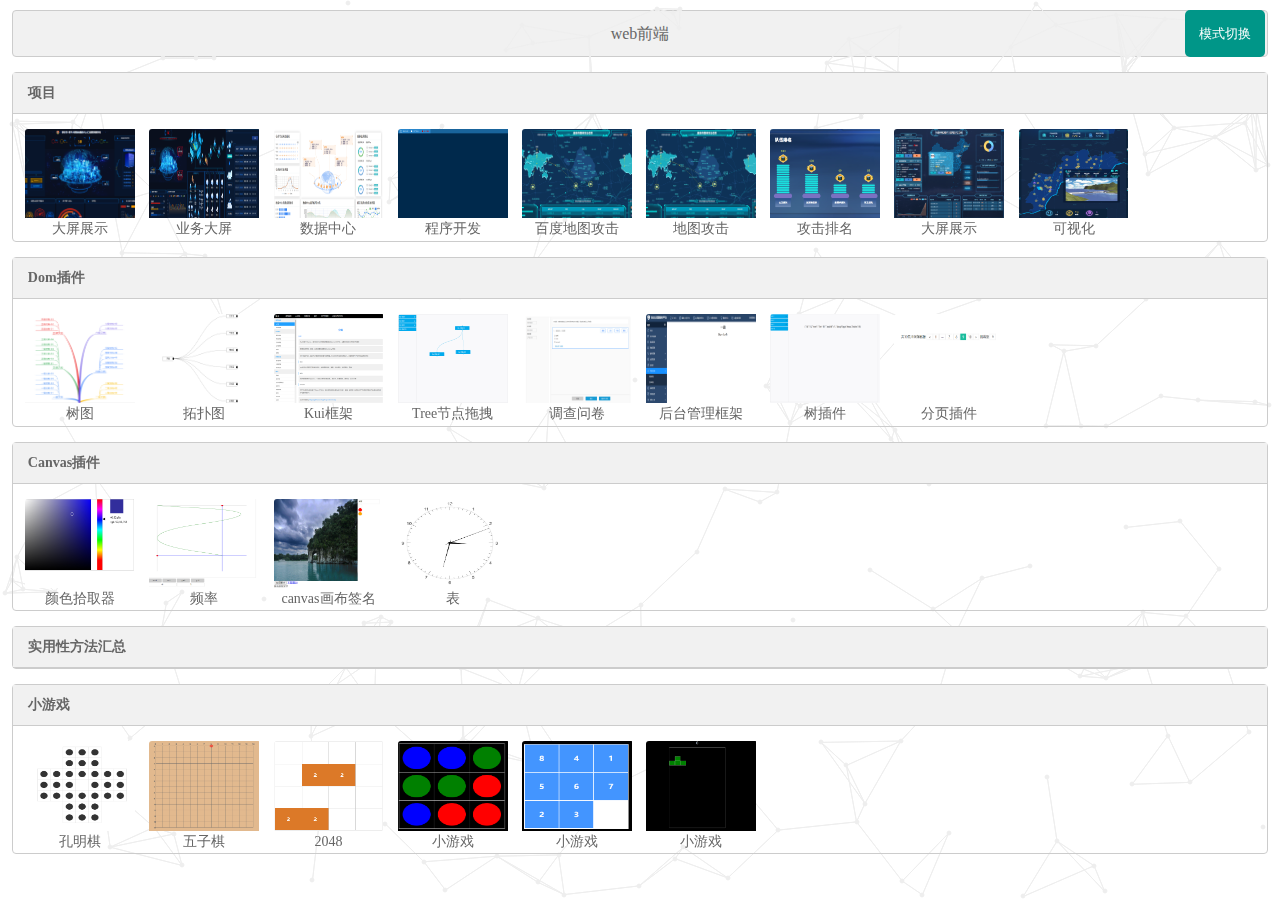
<file: index.html>
<!doctype html>
<html lang="en">
<head>
    <meta charset="UTF-8">
    <meta name="viewport"
          content="width=device-width, user-scalable=no, initial-scale=1.0, maximum-scale=1.0, minimum-scale=1.0">
    <meta http-equiv="X-UA-Compatible" content="ie=edge">
    <title>Document</title>
    <script type="text/javascript" src="jquery.min.js"></script>
    <style type="text/css">
        body {margin: 0;padding: 0;position: relative;}

        .main {width: 98%;margin: 15px auto;border: 1px solid #ccc;-webkit-border-radius: 4px;-moz-border-radius: 4px;border-radius: 4px;}

        .mainUl {list-style: none;overflow: hidden; padding: 0;width: 99%;margin: 0 auto;}

        .mainUl li {float: left;width: 9%;margin: 15px 0.5% 0;-webkit-border-radius: 3px;-moz-border-radius: 3px;border-radius: 3px;overflow: hidden;}

        .mainUl li a {display: block;height: inherit;font-size: 14px;text-decoration: none;color: #666;}

        .mainUl li img {width: 100%;height: 80%;margin: 0;padding: 0;vertical-align: top}

        .mainUl li span { display: block;width: 100%;text-align: center;}

        @media (max-width: 1000px) {
            .mainUl li {width: 16%;margin: 15px 0.3%;}
        }

        @media (min-width: 1000px) and (max-width: 1200px) {
            .mainUl li {width: 12%;margin: 15px 0.25%;}
        }

        .title {width: 100%;margin: 0 auto;height: 40px;background: #f1f1f1;line-height: 40px;border-bottom: 1px solid #ccc;}

        .title h2 {font-size: 14px;color: #666; margin: 0;padding: 0 0 0 15px;}

        .top-title {width: 98%;margin: 10px auto;text-align: center;font-size: 16px;color: #666;background: #f1f1f1;height: 45px;line-height: 45px;border: 1px solid #ccc;-webkit-border-radius: 4px;-moz-border-radius: 4px;border-radius: 4px;}

        .pop {position: fixed;background: rgba(0, 0, 0, 0.5);top: 0;left: 0;width: 0;display: none;height: 0;}

        .popMain {background: #fff;width: 80%;margin: 5% auto;
            -webkit-box-shadow: 0 0 5px 0 #ccc;
            -moz-box-shadow: 0 0 5px 0 #ccc;
            box-shadow: 0 0 5px 0 #ccc;
            display: none;
            position: relative;
        }

        .popTitle {text-align: center;height: 35px;line-height: 35px;background: #ddd;font-size: 16px;color: #666;position: relative;}

        .popTitle h2 {text-align: center;height: 35px;line-height: 35px;background: #ddd;font-size: 16px;color: #666;font-weight: normal}

        .popTitle span {position: absolute;top: 3px;right: 5px;font-size: 22px;color: #666;font-weight: bold;display: block;height: 26px;width: 26px;text-align: center;line-height: 26px;cursor: pointer;-webkit-border-radius: 3px;-moz-border-radius: 3px;border-radius: 3px;border: 1px solid #ccc}

        .popTitle span:hover {background: #ccc;}

        .btnBottom {width: 100%;position: absolute;bottom: 0;left: 0;height: 46px;background: #f6f6f6;}

        .btnBottom button {float: right;width: 96px;height: 32px;background: #009688;border: none;color: #fff;font-size: 14px;-webkit-border-radius: 3px;-moz-border-radius: 3px;border-radius: 3px;margin: 7px 15px;cursor: pointer;outline: none;}

        .flowBtn {position: fixed;top: 10px;right: 15px;width: 80px;height: 47px;-webkit-border-radius: 5px;-moz-border-radius: 5px;border-radius: 5px;background: #009688;overflow: hidden;}

        .flowBtn button {width: 100%;height: 100%;background: none;border: none;color: #fff;cursor: pointer;}

        .container { position: relative;width: 100%;}

        .items {float: left;position: absolute;}

        .itemsCon {background: #f9f9f9;margin: 10px;padding: 8px;border: 1px solid #f2f2f2;
            -webkit-box-shadow: 0 0 15px 0 #ccc;
            -moz-box-shadow: 0 0 15px 0 #ccc;
            box-shadow: 0 0 15px 0 #ccc;
        }

        .itemsCon a {text-decoration: none}

        .itemsCon img {width: 100%;}

        .itemsCon i {display: block;font-style: normal;font-size: 16px;color: #333;line-height: 30px;}

        .itemsCon span {display: block;font-size: 14px;color: #666;line-height: 24px;}

        #canvas {position: fixed;top: 0;left: 0;}
    </style>
</head>
<body>
<canvas id="canvas"></canvas>
<script type="text/javascript" src="./project/canvas_line/canvas.js"></script>
<div class="top-title">web前端</div>
<div class="container" data-mode="0"></div>
<!--弹窗-->
<div class="pop">
    <div class="popMain">
        <div class="popTitle"><h2></h2><span class="closePop">&times;</span></div>
        <div class="popCon">
            <iframe src="" frameborder="0"></iframe>
        </div>
        <div class="btnBottom">
            <button class="closePop">关闭</button>
        </div>
    </div>
</div>
<!--button模式切换-->
<div class="flowBtn">
    <button class="toggleType">模式切换</button>
</div>
<script type="text/javascript">
    $(function () {
        $(window).resize(function () {
            loading();
        });

        // loading
        function loading() {
            $(" .mainUl li a").width($(".mainUl li").width() - 2);
            $(".mainUl li").height($(".mainUl li").width());
            $(".mainUl li span").css({
                'height': $(".mainUl li").height() * 0.2 - 1 + "px",
                'lineHeight': $(".mainUl li").height() * 0.2 - 1 + "px"
            });
            // 弹窗
            popFun();
        }

        // 弹窗
        function popFun() {
            var setThis = null;
            $(".mainFun li").each(function () {
                $(this).find('a').click(function () {
                    var _this = this;
                    // 展示
                    popStyle.show($(_this));
                    // iframe数据
                    popStyle.dataIframe($(_this));
                    setThis = this;
                });
                // 关闭
                $(".closePop").unbind('click').click(function () {
                    popStyle.hide($(setThis), $(".mainFun li").eq(0));
                });
            });

        }

        var popStyle = {
            show: function (obj) {
                $(".pop").css({
                    'top': obj.offset().top - $(window).scrollTop() + "px",
                    'left': obj.offset().left + "px",
                    'width': obj.width() + "px",
                    'height': obj.find('img').height() + "px"
                });
                $(".pop").show();
                $(".pop").animate({
                    'width': "100%",
                    'height': document.documentElement.clientHeight + "px",
                    'top': 0,
                    'left': 0
                }, 100, function () {
                    $(".popMain").fadeIn(0, function () {
                        $(".popMain").height(document.documentElement.clientHeight * 0.8);
                        $(".popCon iframe").css({
                            'width': $(".popMain").width() + "px",
                            'height': $(".popMain").height() - $(".popTitle").height() - $(".btnBottom").height() + "px"
                        });
                    });
                });
            },
            hide: function (obj, objClose) {
                $(".pop").animate({
                    'width': objClose.width(),
                    'height': objClose.find('img').height(),
                    'top': (obj.offset().top - $(window).scrollTop()) + "px",
                    'left': obj.offset().left + "px"
                }, 100, function () {
                    $(".pop").hide();
                    $(".popMain").hide();
                });
            },
            dataIframe: function (obj) {
                $(".popCon iframe").attr('src', obj.attr('data-url'));
                $(".popTitle h2").text(obj.find('span').text());
            }
        };

        // 请求数据
        $.ajax({
            type: "GET",
            url: "server.json",
            success: function (data) {
                // 默认模式
                dataBox(data);
                // 切换模式
                $(".toggleType").click(function () {
                    if ($(".container").attr('data-mode') == '0') {
                        dataFlow(data);
                        $(".container").attr('data-mode', '1');
                    } else {
                        dataBox(data);
                        $(".container").attr('data-mode', '0');
                    }
                });
            },
            error: function (err) {
                console.log(err);
            }
        });

        // 正常模式
        function dataBox(data) {
            $(".container").html(' ');
            $(".container").append('<div class="main">\n' +
                '        <div class="title"><h2>项目</h2></div>\n' +
                '        <ul class="mainUl mainPro"></ul>\n' +
                '    </div>\n' +
                '    <div class="main">\n' +
                '        <div class="title"><h2>Dom插件</h2></div>\n' +
                '        <ul class="mainUl mainPluDom"></ul>\n' +
                '    </div>\n' +
                '    <div class="main">\n' +
                '        <div class="title"><h2>Canvas插件</h2></div>\n' +
                '        <ul class="mainUl mainPluCanvas"></ul>\n' +
                '    </div>\n' +
                '    <div class="main">\n' +
                '        <div class="title"><h2>实用性方法汇总</h2></div>\n' +
                '        <ul class="mainUl mainFun"></ul>\n' +
                '    </div>\n' +
                '    <div class="main">\n' +
                '        <div class="title"><h2>小游戏</h2></div>\n' +
                '        <ul class="mainUl mainGame"></ul>\n' +
                '    </div>'
            );
            // 项目
            var proData = '';
            for (var i = 0; i < data.project.length; i++) {
                proData += '<li>' +
                    '<a href="' + data.project[i].href + '" target="_blank">' +
                    '<img src="images/' + data.project[i].src + '" alt="">' +
                    '<span>' + data.project[i].name + '</span>' +
                    '</a>' +
                    '</li>';
            }
            $(".mainPro").append(proData);
            // Dom插件
            var plgDataDom = '';
            for (var j = 0; j < data.plugDom.length; j++) {
                plgDataDom += '<li>' +
                    '<a href="' + data.plugDom[j].href + '" target="_blank">' +
                    '<img src="images/' + data.plugDom[j].src + '" alt="">' +
                    '<span>' + data.plugDom[j].name + '</span>' +
                    '</a>' +
                    '</li>';
            }
            $(".mainPluDom").append(plgDataDom);
            // Canvas插件
            var plgDataCanvas = '';
            for (var j = 0; j < data.plugCanvas.length; j++) {
                plgDataCanvas += '<li>' +
                    '<a href="' + data.plugCanvas[j].href + '" target="_blank">' +
                    '<img src="images/' + data.plugCanvas[j].src + '" alt="">' +
                    '<span>' + data.plugCanvas[j].name + '</span>' +
                    '</a>' +
                    '</li>';
            }
            $(".mainPluCanvas").append(plgDataCanvas);
            // 实用性方法汇总
            //var funData = '';
           // for (var k = 0; k < data.function.length; k++) {
              //  funData += '<li>' +
                 //   '<a href="javascript:;" data-url="' + data.function[k].href + '">' +
                  //  '<img src="images/' + data.function[k].src + '" alt="">' +
                 //   '<span>' + data.function[k].name + '</span>' +
                 //   '</a>' +
                //    '</li>';
          //  }
           // $(".mainFun").append(funData);
            // 小游戏
            var gameData = '';
            for (var l = 0; l < data.game.length; l++) {
                gameData += '<li>' +
                    '<a href="' + data.game[l].href + '" target="_blank">' +
                    '<img src="images/' + data.game[l].src + '" alt="">' +
                    '<span>' + data.game[l].name + '</span>' +
                    '</a>' +
                    '</li>';
            }
            $(".mainGame").append(gameData);
            loading();
        }

        // 瀑布流模式
        function dataFlow(data) {
            $(".container").html('');
            var htmlStr = '', srcHref = '';
            for (var val in data) {
                srcHref = val === 'function' ? 'iframe' : 'a';
                for (var i = 0; i < data[val].length; i++) {
                    htmlStr += '<div class="items">' +
                        '<div class="itemsCon">' +
                        '<a href="javascript:;" data-srcHref="' + srcHref + '" data-url="' + data[val][i].href + '">' +
                        '<img src="images/' + data[val][i].src + '" alt="">' +
                        '<i>' + data[val][i].name + '</i>' +
                        '<span>' + data[val][i].val + '</span>' +
                        '</a>' +
                        '</div>' +
                        '</div>';
                }
            }
            $(".container").html(htmlStr);
            var setThis = null, _this_ = null;
            $(".container .items").each(function () {
                _this_ = this;
                if ($(this).find('a').attr('data-srcHref') == 'a') {
                    $(this).find('a').attr('href', $(this).find('a').attr('data-url'));
                    $(this).find('a').attr('target', "_blank");
                } else {

                    $(this).find('a').click(function () {
                        var _this = this;
                        // 展示
                        popStyle.show($(_this));
                        // iframe数据
                        popStyle.dataIframe($(_this));
                        setThis = this;
                        // 关闭
                        $(".closePop").unbind('click').click(function () {
                            popStyle.hide($(setThis), $(_this_));
                        });
                    });

                }
            });
            cascadeFlow($(".container"), 6);
        }

        // 瀑布流
        function cascadeFlow(obj, row) {
            var items = {
                row: row,
                arr: [],
                temporaryVal: {
                    val: [],
                    index: 0
                }
            };
            for (var j = 0; j < items.row; j++) {
                items.arr.push([(obj.width() / items.row) * j, 0]);
            }
            items.temporaryVal = {
                val: [1, 1],
                index: 0
            };
            obj.find(".items").each(function () {
                for (var i = 0; i < items.arr.length; i++) {
                    if (items.temporaryVal.val[1] > items.arr[i][1]) {
                        items.temporaryVal = {
                            val: items.arr[i],
                            index: i
                        };
                    }
                }
                $(this).css({
                    'width': 100 / items.row + "%",
                    'top': items.temporaryVal.val[1] + "px",
                    'left': items.temporaryVal.val[0] + "px"
                });
                items.temporaryVal.val[1] = items.temporaryVal.val[1] + parseInt($(this).height());
            });
        }
    });
</script>
</body>
</html>
</file>
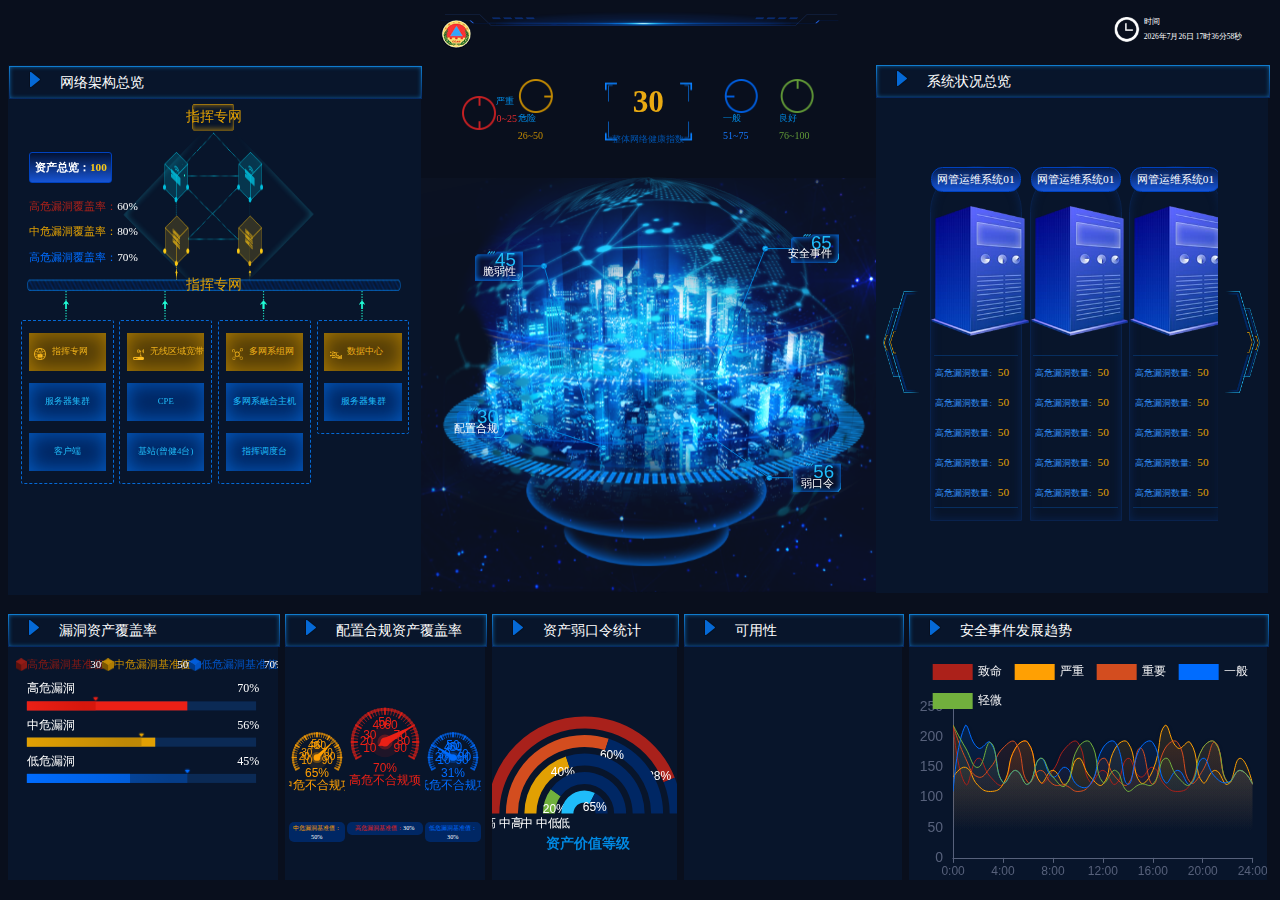
<file: project/BigScreen/index.html>
<!doctype html>
<html lang="en">
<head>
    <meta charset="UTF-8">
    <meta name="viewport"
          content="width=device-width, user-scalable=no, initial-scale=1.0, maximum-scale=1.0, minimum-scale=1.0">
    <meta http-equiv="X-UA-Compatible" content="ie=edge">
    <title>Document</title>
    <link rel="stylesheet" type="text/css" href="css/style.css"/>
    <script type="text/javascript" src="js/jquery.min.js"></script>
    <script type="text/javascript" src="js/echarts.min.js"></script>
    <script type="text/javascript" src="js/three.js"></script>
    <script type="text/javascript" src="js/style.js"></script>
</head>
<body>
<div class="container">
    <div class="top">
        <div class="logo">
            <div class="logoCon">
                <h2><img src="images/logo.png" alt=""></h2>
                <h2>泰安市-基于大数据的智能化人口疏散掩蔽系统</h2>
            </div>
        </div>
        <div class="time">
            <ul>
                <li>
                    <h2><span><img src="images/time01.png" alt=""></span></h2>
                    <h3>
                        <span>时间</span>
                        <p></p>
                    </h3>
                </li>
                <!--<li>-->
                <!--<h2><span><img src="images/time02.png" alt=""></span></h2>-->
                <!--<h3>-->
                <!--<span>作战时间</span>-->
                <!--<p>2019年5月10日 23时34分11秒</p>-->
                <!--</h3>-->
                <!--</li>-->
                <!--<li>-->
                <!--<h2><span><img src="images/time03.png" alt=""></span></h2>-->
                <!--<h3>-->
                <!--<span>多云转晴</span>-->
                <!--<p>16°C - 30°C</p>-->
                <!--</h3>-->
                <!--</li>-->
            </ul>
        </div>
    </div>
    <div class="main">
        <div class="mainTop">
            <!--网络架构总览-->
            <div class="mainLeft mainItemsBg">
                <div class="title">
                    <h2><span><img src="images/tittleLeft.png" alt=""></span></h2>
                    <h3>网络架构总览</h3>
                </div>
                <div class="leftCon">
                    <div class="leftConBg">
                        <!--<img src="images/left01Bg.png" alt="">-->
                        <div id="left01Bg"></div>
                        <!--<h2>指挥专网</h2>-->
                        <!--<h3>指挥专网</h3>-->
                    </div>
                </div>
            </div>
            <!--middle-->
            <div class="mainMiddle">
                <div class="middleBoxTitle">
                    <div class="moddleTopTitle">
                        <div class="middleTop middleTop01">
                            <h2><img src="images/C_danger01.png" alt=""><span></span></h2>
                            <h3>
                                <span>严重</span>
                                <p>0~25</p>
                            </h3>
                        </div>
                        <div class="middleTop middleTop02">
                            <h2><img src="images/C_danger02.png" alt=""><span></span></h2>
                            <h3>
                                <span>危险</span>
                                <p>26~50</p>
                            </h3>
                        </div>
                        <div class="middleTopM">
                            <div class="middleTopMCon">
                                <h2>30</h2>
                                <h3>整体网络健康指数</h3>
                            </div>
                        </div>
                        <div class="middleTop middleTop03">
                            <h2><img src="images/C_danger03.png" alt=""><span></span></h2>
                            <h3>
                                <span>一般</span>
                                <p>51~75</p>
                            </h3>
                        </div>
                        <div class="middleTop middleTop04">
                            <h2><img src="images/C_danger04.png" alt=""><span></span></h2>
                            <h3>
                                <span>良好</span>
                                <p>76~100</p>
                            </h3>
                        </div>
                    </div>
                </div>
                <div class="moddleTopCon">
                    <div class="moddleTopMap">
                        <div id="earthMap" style="width: 100%;"></div>
                        <div id="earthMapData" style="width: 100%;"></div>
                    </div>
                </div>
            </div>
            <!--系统状况总览-->
            <div class="mainRight mainItemsBg">
                <div class="title">
                    <h2><span><img src="images/tittleLeft.png" alt=""></span></h2>
                    <h3>系统状况总览</h3>
                </div>
                <div class="mainRightCon">
                    <div class="mainRightLeft">
                        <div class="mainRightBtn">
                            <h2>
                                <img src="images/right_left.png" alt="">
                            </h2>
                        </div>
                    </div>
                    <div class="mainRightMiddle">
                        <ul class="mainRightUl">
                            <!--<li>-->
                            <!--<h2>网管运维系统01</h2>-->
                            <!--<h3>-->
                            <!--<p>-->
                            <!--<span>-->
                            <!--<img src="images/server.png" alt="">-->
                            <!--</span>-->
                            <!--</p>-->
                            <!--</h3>-->
                            <!--<div class="mainRightMiddleCon">-->
                            <!--<h4>-->
                            <!--<span>高危漏洞数量:</span>-->
                            <!--<p><i>50</i></p>-->
                            <!--</h4>-->
                            <!--<h4>-->
                            <!--<span>高危漏洞数量:</span>-->
                            <!--<p><i>50</i></p>-->
                            <!--</h4>-->
                            <!--<h4>-->
                            <!--<span>高危漏洞数量:</span>-->
                            <!--<p><i>50</i></p>-->
                            <!--</h4>-->
                            <!--<h4>-->
                            <!--<span>高危漏洞数量:</span>-->
                            <!--<p><i>50</i></p>-->
                            <!--</h4>-->
                            <!--<h4>-->
                            <!--<span>高危漏洞数量:</span>-->
                            <!--<p><i>50</i></p>-->
                            <!--</h4>-->
                            <!--</div>-->
                            <!--</li>-->
                            <!--<li>-->
                            <!--<h2>网管运维系统01</h2>-->
                            <!--<h3>-->
                            <!--<p>-->
                            <!--<span>-->
                            <!--<img src="images/server.png" alt="">-->
                            <!--</span>-->
                            <!--</p>-->
                            <!--</h3>-->
                            <!--<div class="mainRightMiddleCon">-->
                            <!--<h4>-->
                            <!--<span>高危漏洞数量:</span>-->
                            <!--<p><i>50</i></p>-->
                            <!--</h4>-->
                            <!--<h4>-->
                            <!--<span>高危漏洞数量:</span>-->
                            <!--<p><i>50</i></p>-->
                            <!--</h4>-->
                            <!--<h4>-->
                            <!--<span>高危漏洞数量:</span>-->
                            <!--<p><i>50</i></p>-->
                            <!--</h4>-->
                            <!--<h4>-->
                            <!--<span>高危漏洞数量:</span>-->
                            <!--<p><i>50</i></p>-->
                            <!--</h4>-->
                            <!--<h4>-->
                            <!--<span>高危漏洞数量:</span>-->
                            <!--<p><i>50</i></p>-->
                            <!--</h4>-->
                            <!--</div>-->
                            <!--</li>-->
                            <!--<li>-->
                            <!--<h2>网管运维系统01</h2>-->
                            <!--<h3>-->
                            <!--<p>-->
                            <!--<span>-->
                            <!--<img src="images/server.png" alt="">-->
                            <!--</span>-->
                            <!--</p>-->
                            <!--</h3>-->
                            <!--<div class="mainRightMiddleCon">-->
                            <!--<h4>-->
                            <!--<span>高危漏洞数量:</span>-->
                            <!--<p><i>50</i></p>-->
                            <!--</h4>-->
                            <!--<h4>-->
                            <!--<span>高危漏洞数量:</span>-->
                            <!--<p><i>50</i></p>-->
                            <!--</h4>-->
                            <!--<h4>-->
                            <!--<span>高危漏洞数量:</span>-->
                            <!--<p><i>50</i></p>-->
                            <!--</h4>-->
                            <!--<h4>-->
                            <!--<span>高危漏洞数量:</span>-->
                            <!--<p><i>50</i></p>-->
                            <!--</h4>-->
                            <!--<h4>-->
                            <!--<span>高危漏洞数量:</span>-->
                            <!--<p><i>50</i></p>-->
                            <!--</h4>-->
                            <!--</div>-->
                            <!--</li>-->
                            <!--<li>-->
                            <!--<h2>网管运维系统01</h2>-->
                            <!--<h3>-->
                            <!--<p>-->
                            <!--<span>-->
                            <!--<img src="images/server.png" alt="">-->
                            <!--</span>-->
                            <!--</p>-->
                            <!--</h3>-->
                            <!--<div class="mainRightMiddleCon">-->
                            <!--<h4>-->
                            <!--<span>高危漏洞数量:</span>-->
                            <!--<p><i>50</i></p>-->
                            <!--</h4>-->
                            <!--<h4>-->
                            <!--<span>高危漏洞数量:</span>-->
                            <!--<p><i>50</i></p>-->
                            <!--</h4>-->
                            <!--<h4>-->
                            <!--<span>高危漏洞数量:</span>-->
                            <!--<p><i>50</i></p>-->
                            <!--</h4>-->
                            <!--<h4>-->
                            <!--<span>高危漏洞数量:</span>-->
                            <!--<p><i>50</i></p>-->
                            <!--</h4>-->
                            <!--<h4>-->
                            <!--<span>高危漏洞数量:</span>-->
                            <!--<p><i>50</i></p>-->
                            <!--</h4>-->
                            <!--</div>-->
                            <!--</li>-->
                        </ul>
                    </div>
                    <div class="mainRightRight">
                        <div class="mainRightBtn">
                            <h2>
                                <img src="images/right_right.png" alt="">
                            </h2>
                        </div>
                    </div>
                </div>
            </div>
        </div>
        <div class="mainBottom">
            <!--漏洞资产覆盖率-->
            <div class="mainB_01 mainItemsBg">
                <div class="title">
                    <h2><span><img src="images/tittleLeft.png" alt=""></span></h2>
                    <h3>漏洞资产覆盖率</h3>
                </div>
                <div id="mainB_01" style="width: 100%;"></div>
            </div>
            <!--配置合规资产覆盖率-->
            <div class="mainB_02 mainItemsBg">
                <div class="title">
                    <h2><span><img src="images/tittleLeft.png" alt=""></span></h2>
                    <h3>配置合规资产覆盖率</h3>
                </div>
                <div id="mainB_02" style="width: 100%;">
                    <div id="mainB_02_01" style="width: 28%;"></div>
                    <div id="mainB_02_02" style="width: 38%;"></div>
                    <div id="mainB_02_03" style="width: 28%;"></div>
                </div>
            </div>
            <!--资产弱口令统计-->
            <div class="mainB_03 mainItemsBg">
                <div class="title">
                    <h2><span><img src="images/tittleLeft.png" alt=""></span></h2>
                    <h3>资产弱口令统计</h3>
                </div>
                <div id="mainB_03_01" style="width: 100%;"></div>
            </div>
            <!--可用性-->
            <div class="mainB_04 mainItemsBg">
                <div class="title">
                    <h2><span><img src="images/tittleLeft.png" alt=""></span></h2>
                    <h3>可用性</h3>
                </div>
            </div>
            <!--安全事件发展趋势-->
            <div class="mainB_05 mainItemsBg">
                <div class="title">
                    <h2><span><img src="images/tittleLeft.png" alt=""></span></h2>
                    <h3>安全事件发展趋势</h3>
                </div>
                <div id="mainB_05_01" style="width: 100%;"></div>
            </div>
        </div>
    </div>
</div>
<script type="text/javascript">
    $(function () {
        // onload
        onload(function () {
            addUlLi();
        });
        // 网络架构总览
        var arr01 = {
            preview: [
                ['资产总览', 100],
                ['高危漏洞覆盖率', 60],
                ['中危漏洞覆盖率', 80],
                ['高危漏洞覆盖率', 70],
            ],
            model: [
                {
                    data: [
                        ['指挥专网', 'images/items1_01.png'],
                        ['服务器集群'],
                        ['客户端']
                    ],
                    tips: [
                        ['资产总览1', 100],
                        ['高危漏洞覆盖率', 60],
                        ['中危漏洞覆盖率', 80],
                        ['高危漏洞覆盖率', 70],
                    ]
                },
                {
                    data: [
                        ['无线区域宽带', 'images/items2_01.png'],
                        ['CPE'],
                        ['基站(曾健4台)']
                    ],
                    tips: [
                        ['资产总览2', 100],
                        ['高危漏洞覆盖率', 60],
                        ['中危漏洞覆盖率', 80],
                        ['高危漏洞覆盖率', 70],
                    ]
                },
                {
                    data: [
                        ['多网系组网', 'images/items3_01.png'],
                        ['多网系融合主机'],
                        ['指挥调度台']
                    ],
                    tips: [
                        ['资产总览3', 100],
                        ['高危漏洞覆盖率', 60],
                        ['中危漏洞覆盖率', 80],
                        ['高危漏洞覆盖率', 70],
                    ]
                },
                {
                    data: [
                        ['数据中心', 'images/items4_01.png'],
                        ['服务器集群']
                    ],
                    tips: [
                        ['资产总览4', 100],
                        ['高危漏洞覆盖率', 60],
                        ['中危漏洞覆盖率', 80],
                        ['高危漏洞覆盖率', 70],
                    ]
                }
            ]
        };
        frameworkModule(arr01);
        // 旋转地球Data
        var arr02 = [
            {text: "脆弱性", val: 45},
            {text: "配置合规", val: 30},
            {text: "安全事件", val: 65},
            {text: "弱口令", val: 56}
        ];
        OverallNetworkHealthIndex(arr02);
        // 漏洞资产覆盖率
        var arr03 = [
            {
                Loophole: ["高危漏洞", 70],
                benchmark: ["基准值", 30]
            },
            {
                Loophole: ["中危漏洞", 56],
                benchmark: ["基准值", 50]
            },
            {
                Loophole: ["低危漏洞", 45],
                benchmark: ["基准值", 70]
            }
        ];
        mainB_01Echart(arr03);
        // 配置合规资产覆盖率
        var arr04 = [
            {
                Irregularities: ["中危不合规项", 65],
                benchmark: ["中危漏洞基准值", 50]
            },
            {
                Irregularities: ["高危不合规项", 70],
                benchmark: ["高危漏洞基准值", 30]
            },
            {
                Irregularities: ["低危不合规项", 31],
                benchmark: ["低危漏洞基准值", 30]
            }
        ];
        mainB_02Echart(arr04);
        // 资产弱口令统计
        var arr05 = [
            ['高', 88],
            ['中高', 60],
            ['中', 40],
            ['中低', 20],
            ['低', 65]
        ];
        mainB_03_01(arr05);
        // 安全事件发展趋势
        var arr06 = {
            time: ["0:00", "1:00", "2:00", "3:00", "4:00", "5:00", "6:00", "7:00", "8:00", "9:00", "10:00", "11:00", "12:00", "13:00", "14:00", "15:00", "16:00", "17:00", "18:00", "19:00", "20:00", "21:00", "22:00", "23:00", "24:00"],
            value: [
                {
                    name: '致命',
                    data: [220, 122, 165, 134, 122, 182, 191, 125, 145, 182, 191, 125, 145, 122, 165, 134, 150, 120, 110, 122, 182, 191, 125, 145, 122]
                },
                {
                    name: '严重',
                    data: [134, 150, 120, 110, 122, 182, 191, 125, 145, 122, 165, 134, 122, 182, 191, 125, 145, 220, 182, 191, 125, 145, 122, 165, 122]
                },
                {
                    name: '重要',
                    data: [220, 165, 134, 150, 182, 191, 125, 145, 122, 120, 110, 122, 165, 134, 122, 182, 122, 182, 191, 125, 145, 191, 125, 145, 122]
                },
                {
                    name: '一般',
                    data: [110, 220, 182, 191, 125, 145, 122, 165, 134, 150, 120, 122, 182, 191, 122, 182, 191, 125, 145, 122, 165, 134, 125, 145, 122]
                },
                {
                    name: '轻微',
                    data: [220, 182, 150, 191, 125, 145, 122, 165, 134, 120, 182, 191, 125, 145, 110, 122, 122, 165, 134, 122, 182, 191, 125, 145, 122]
                }
            ]
        };
        mainB_05_01(arr06);
        // middle的值筛选
        getFromVal();
    });

    function addUlLi() {
        var addLable = '';
        for (var i = 0; i < 4; i++) {
            addLable+= '<li>\n' +
                '    <h2>网管运维系统01</h2>\n' +
                '    <h3>\n' +
                '        <p>\n' +
                '            <span>\n' +
                '                <img src="images/server.png" alt="">\n' +
                '            </span>\n' +
                '        </p>\n' +
                '    </h3>\n' +
                '    <div class="mainRightMiddleCon">\n' +
                '        <h4>\n' +
                '            <span>高危漏洞数量:</span>\n' +
                '            <p><i>50</i></p>\n' +
                '        </h4>\n' +
                '        <h4>\n' +
                '            <span>高危漏洞数量:</span>\n' +
                '            <p><i>50</i></p>\n' +
                '        </h4>\n' +
                '        <h4>\n' +
                '            <span>高危漏洞数量:</span>\n' +
                '            <p><i>50</i></p>\n' +
                '        </h4>\n' +
                '        <h4>\n' +
                '            <span>高危漏洞数量:</span>\n' +
                '            <p><i>50</i></p>\n' +
                '        </h4>\n' +
                '        <h4>\n' +
                '            <span>高危漏洞数量:</span>\n' +
                '            <p><i>50</i></p>\n' +
                '        </h4>\n' +
                '    </div>\n' +
                '</li>';
        }
        $(".mainRightUl").append(addLable);
    }
</script>
</body>
</html>
</file>
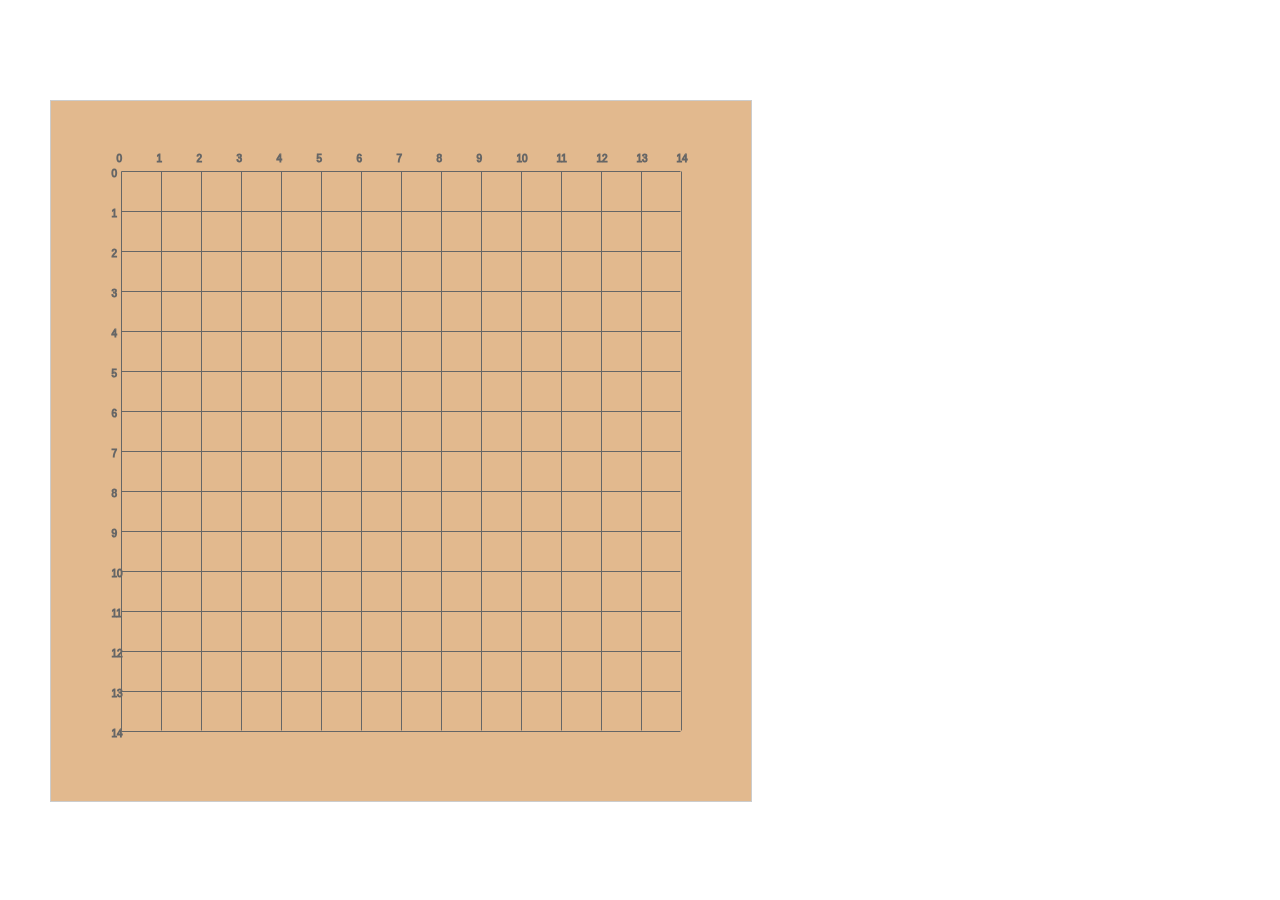
<file: project/chess/index.html>
<!doctype html>
<html lang="en">
<head>
    <meta charset="UTF-8">
    <meta name="viewport"
          content="width=device-width, user-scalable=no, initial-scale=1.0, maximum-scale=1.0, minimum-scale=1.0">
    <meta http-equiv="X-UA-Compatible" content="ie=edge">
    <title>Document</title>
    <script type="text/javascript" src="dataStructure.js"></script>
    <style type="text/css">
        html,body{margin: 0;padding: 0;}
    </style>
</head>
<body>
<div id="win" style="width: 100%;height: 50px;line-height: 50px;text-align: center;color: red;font-size: 36px;font-weight: bold"></div>
<canvas id="canvas" width="700" height="700" style="border:1px solid #ccc;margin: 50px;"></canvas>
<script type="text/javascript">
    window.onload=function (){
        initChess()
    }
</script>
</body>
</html>
</file>
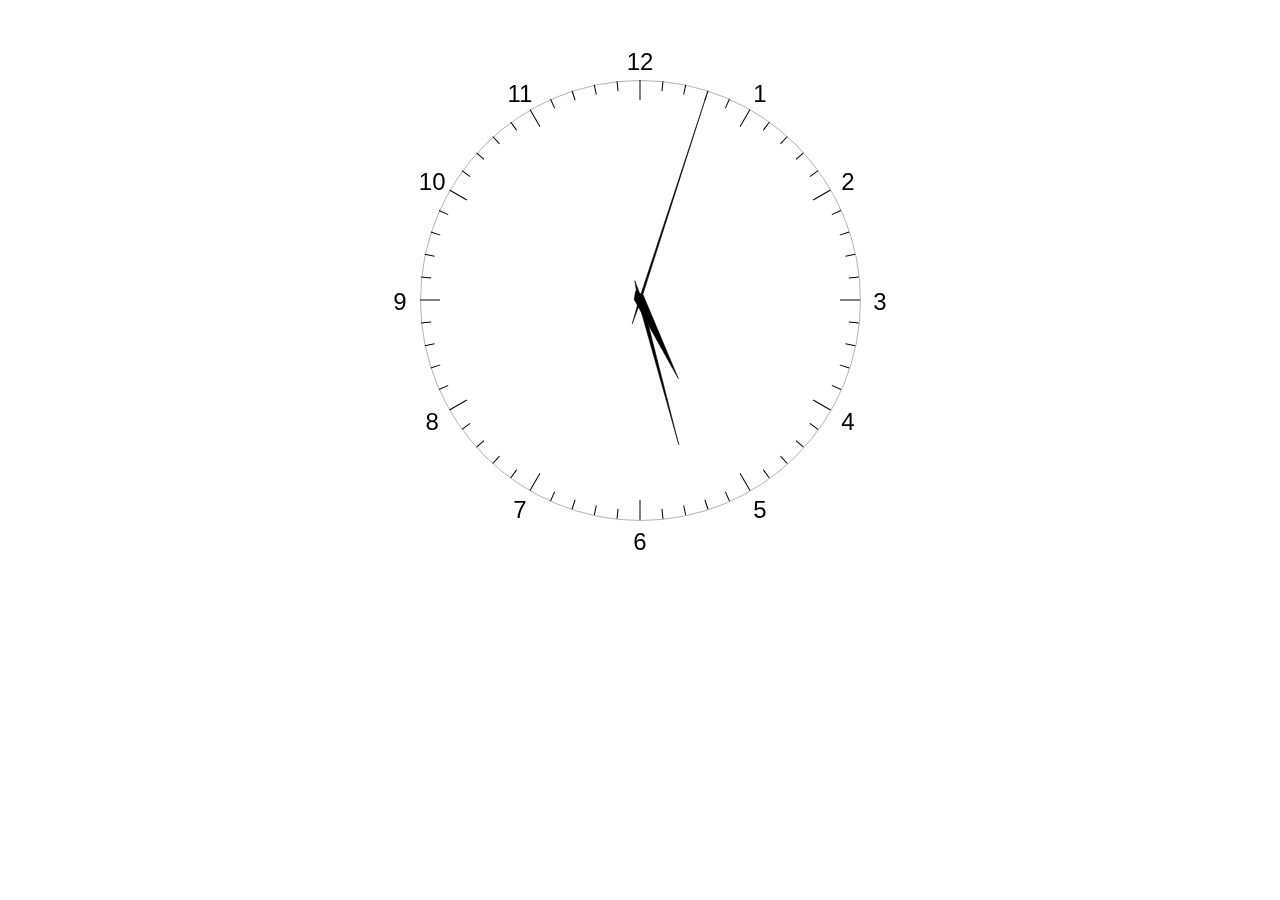
<file: project/clocksWatches/index.html>
<!doctype html>
<html lang="en">
<head>
    <meta charset="UTF-8">
    <meta name="viewport"
          content="width=device-width, user-scalable=no, initial-scale=1.0, maximum-scale=1.0, minimum-scale=1.0">
    <meta http-equiv="X-UA-Compatible" content="ie=edge">
    <title>clocksWatches</title>
    <script type="text/javascript" src="watches.js"></script>
</head>
<body>
<div class="clocksWatches" style="width: 500px;height: 500px;margin: 50px auto 0;">
    <canvas id="canvas" width="500" height="500"></canvas>
</div>
<script type="text/javascript">
    window.onload=function (){
        watches()
    }
</script>
</body>
</html>
</file>
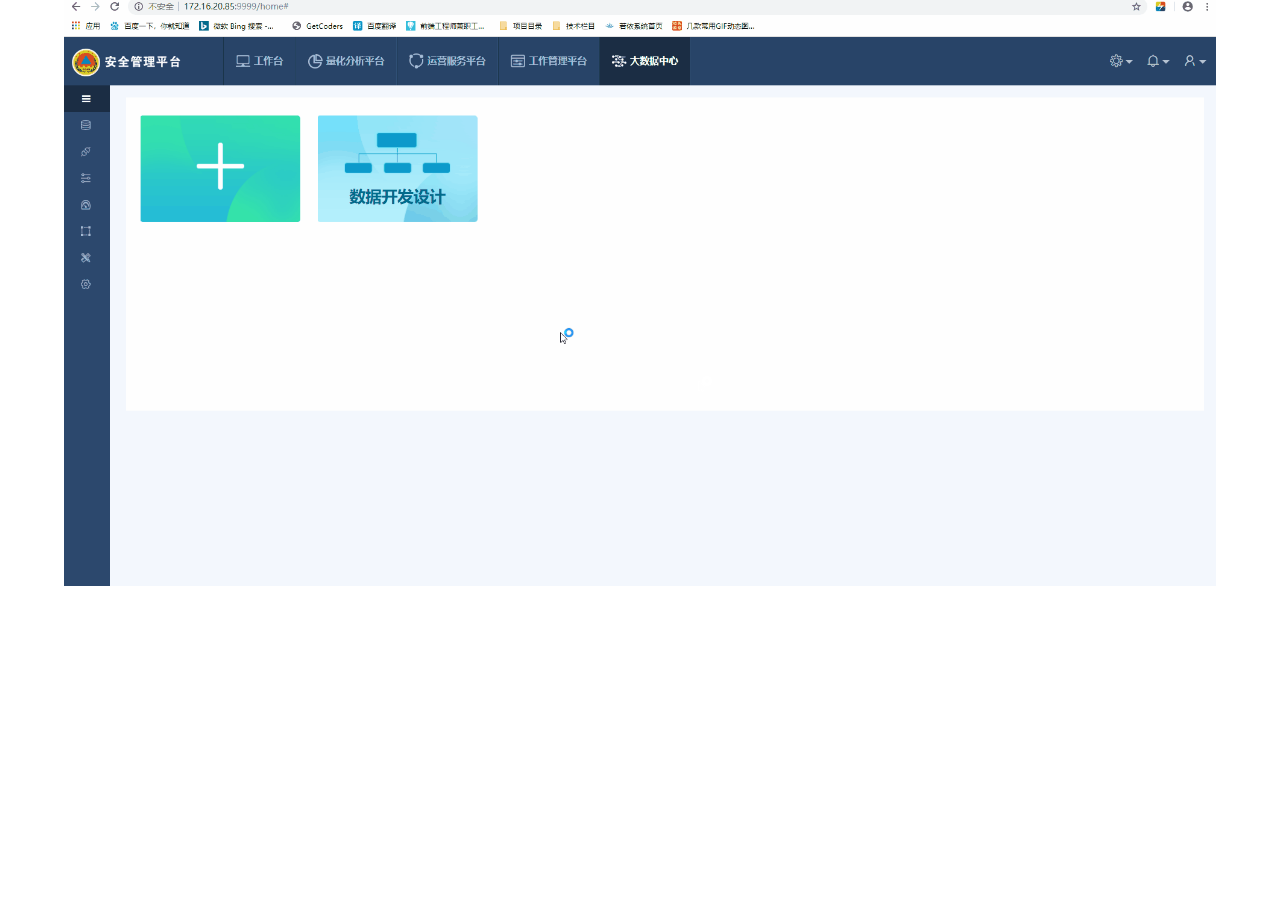
<file: project/DragDrop/index.html>
<!doctype html>
<html lang="en">
<head>
    <meta charset="UTF-8">
    <meta name="viewport" content="width=device-width, user-scalable=no, initial-scale=1.0, maximum-scale=1.0, minimum-scale=1.0">
    <meta http-equiv="X-UA-Compatible" content="ie=edge">
    <title>Document</title>
    <style type="text/css">
        body{margin: 0;padding: 0;}
        .main{width: 90%;margin: 15px auto;}
        .main img{width: 100%;margin-top: -20px;}
    </style>
</head>
<body>
<div class="main">
    <img src="index.gif" alt="">
</div>
</body>
</html>
</file>
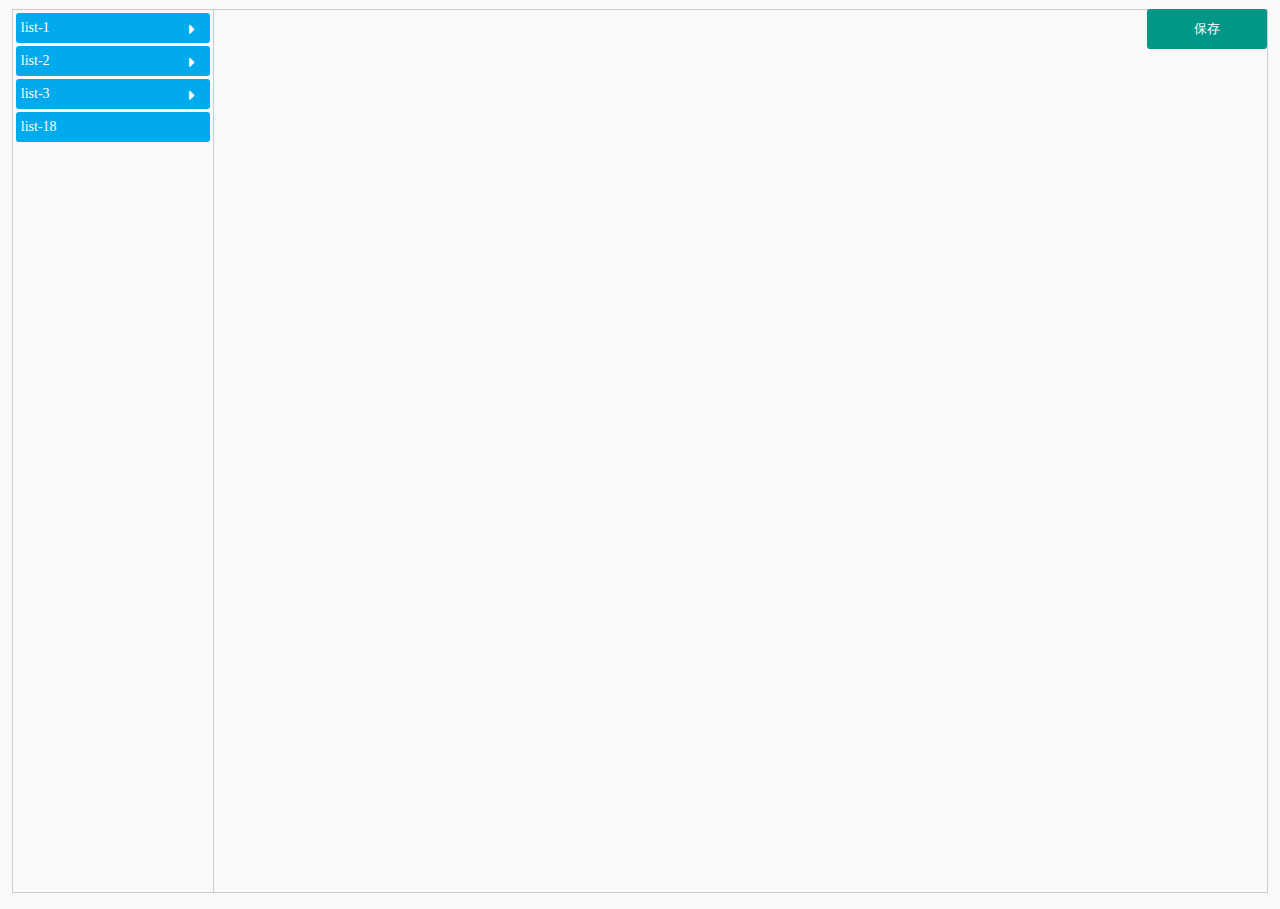
<file: project/drapNode/index.html>
<!doctype html>
<html lang="en">
<head>
    <meta charset="UTF-8">
    <meta name="viewport" content="width=device-width, user-scalable=no, initial-scale=1.0, maximum-scale=1.0, minimum-scale=1.0">
    <meta http-equiv="X-UA-Compatible" content="ie=edge">
    <title>Document</title>
    <link rel="stylesheet" type="text/css" href="css/style.css"/>
    <link rel="stylesheet" type="text/css" href="css/font-awesome-4.7.0/css/font-awesome.min.css"/>
    <script type="text/javascript" src="js/jquery.min.js"></script>
    <script type="text/javascript" src="js/style.js"></script>
    <style type="text/css">
        .button {width: 100%;height: inherit;background: #009688;color: #fff;border: none;-webkit-border-radius: 3px;-moz-border-radius: 3px;border-radius: 3px;cursor: pointer;}

        .main {width: 98%;}

        body {overflow: hidden;}

        .left {width: 200px;}
    </style>
</head>
<body>
<div class="main" id="main">
    <div class="left" id="left"></div>
    <div class="right" id="right"></div>
</div>
<div style="width: 120px;height: 40px;margin: 0 auto;position: fixed;top: 1%;right: 1%;">
    <button class="button">保存</button>
</div>
<script type="text/javascript">
    $(function () {
        $("body").height(document.documentElement.clientHeight);
        $(".main").css({
            'height': (document.documentElement.clientHeight) * 0.98 + "px",
            'margin': (document.documentElement.clientHeight) * 0.01 + "px auto"
        });
        $(".right").width($(".main").width() - $(".left").width() - 2);
        // 左侧树列表
        var data = [
            {id: 0, text: 'list-1', subId: -1, drapFlage: false},
            {id: 1, text: 'list-2', subId: -1, drapFlage: false},
            {id: 2, text: 'list-3', subId: -1, drapFlage: false},
            {id: 18, text: 'list-18', subId: -1, drapFlage: true},

            {id: 3, text: 'list-1-1', subId: 0, drapFlage: true},
            {id: 4, text: 'list-1-2', subId: 0, drapFlage: true},
            {id: 5, text: 'list-1-3', subId: 0, drapFlage: true},

            {id: 6, text: 'list-2-1', subId: 1, drapFlage: true},
            {id: 7, text: 'list-2-2', subId: 1, drapFlage: true},
            {id: 8, text: 'list-2-3', subId: 1, drapFlage: true},

            {id: 9, text: 'list-3-1', subId: 2, drapFlage: true},
            {id: 10, text: 'list-3-2', subId: 2, drapFlage: false},
            {id: 11, text: 'list-3-3', subId: 2, drapFlage: true},

            {id: 12, text: 'list-3-2-1', subId: 10, drapFlage: true},
            {id: 13, text: 'list-3-2-2', subId: 10, drapFlage: false},
            {id: 14, text: 'list-3-2-3', subId: 10, drapFlage: true},

            {id: 15, text: 'list-3-2-2-1', subId: 13, drapFlage: true},
            {id: 16, text: 'list-3-2-2-2', subId: 13, drapFlage: true},
            {id: 17, text: 'list-3-2-2-3', subId: 13, drapFlage: true}
        ];
        treeDom({
            data: data,
            callback: {
                mousedown: function (data, obj, evt) {
                    `
                    拖拽
                    参数：
                    data：tree中拖拽的节点的数据
                    obj：tree中拖拽的节点dom
                    evt：事件event
                    callback：在画布中的节点的鼠标双击事件(返回当前节点的数据)
                    `;
                    drag(data, obj, evt, function (data) {
                        console.log(data);
                    });
                }
            }
        });
        // 保存
        $(".button").click(function () {
            //保存到本地存储
            savaNode(function (data) {
                if (!window.localStorage.getItem('node') || window.localStorage.getItem('node') != JSON.stringify(data)) {
                    window.localStorage.setItem('node', JSON.stringify(data));
                }
            });
        });
        // 判断本地存储是否存在数据
        if (window.localStorage.getItem('node')) {
            loadNode(JSON.parse(window.localStorage.getItem('node')), function (data) {
                console.log(data);
            });
        }
    });
</script>
</body>
</html>
</file>
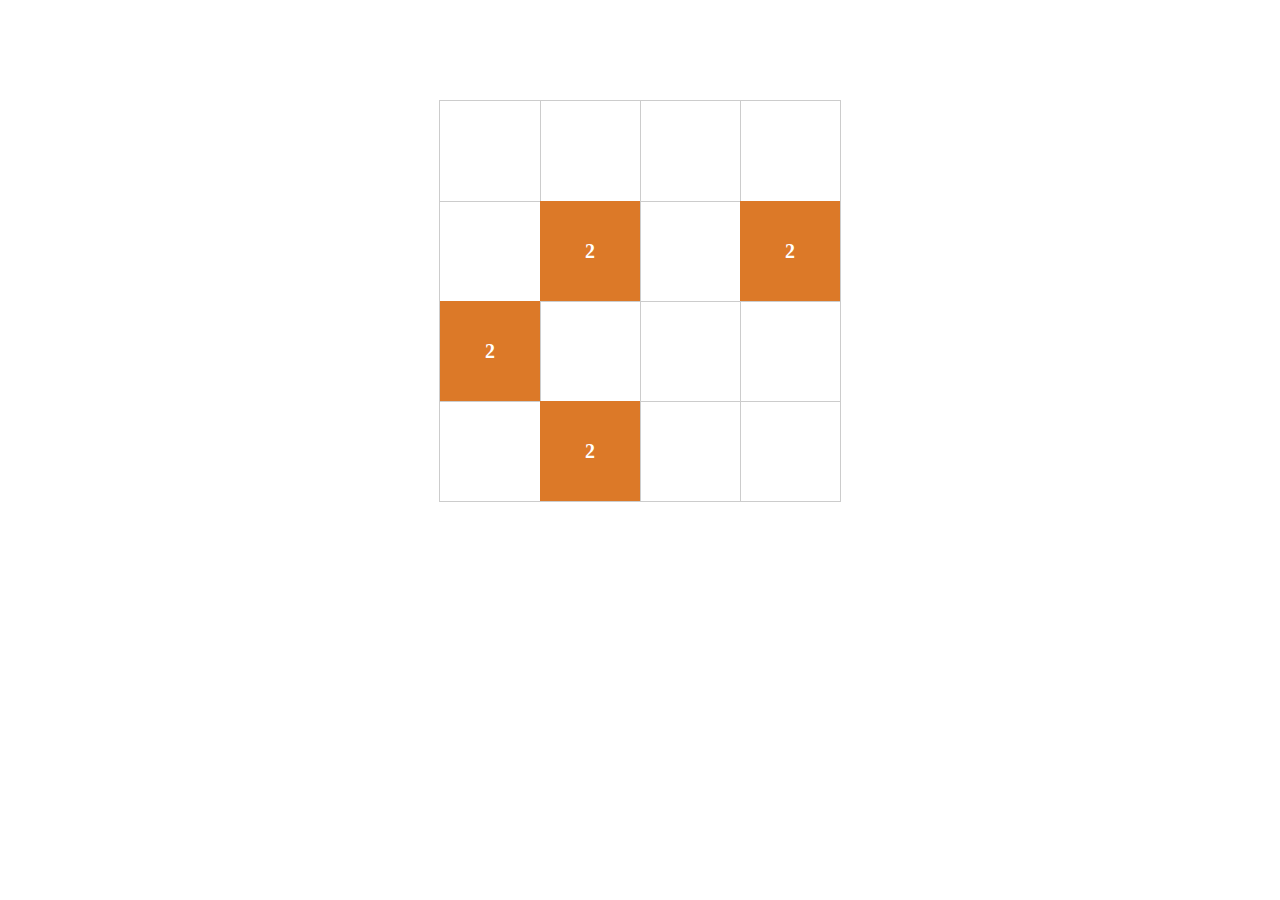
<file: project/game2048/index.html>
<!doctype html>
<html lang="en">
<head>
    <meta charset="UTF-8">
    <meta name="viewport"
          content="width=device-width, user-scalable=no, initial-scale=1.0, maximum-scale=1.0, minimum-scale=1.0">
    <meta http-equiv="X-UA-Compatible" content="ie=edge">
    <title>Document</title>
    <script src="jquery-3.3.1.min.js"></script>
    <style type="text/css">
        html, body {
            margin: 0;
            padding: 0;
            min-height: 100%
        }

        h1, h2, h3, h4, h5, h6, ol, ul, li, dl, dd, dt, p {
            margin: 0;
            padding: 0;
            list-style: none;
        }

        a {
            text-decoration: none;
            outline: none
        }

        a:link {
        }

        a:visited {
        }

        a:active {
            outline: none;
            background: none;
            text-decoration: none;
            -webkit-tap-highlight-color: rgba(0, 0, 0, 0);
            -webkit-tap-highlight-color: transparent;
        }

        img {
            margin: 0;
            padding: 0;
        }

        input, textarea, select {
            outline: none;
        }

        .clear {
            clear: both;
        }

        .main2048 {
            width: 400px;
            height: 400px;
            border: 1px solid #ccc;
            margin: 50px auto;
            overflow: hidden;
            position: relative;
        }

        .main2048 i {
            position: absolute;
            top: 0;
            left: 0;
            display: block;
            width: 100%;
            height: 100%;
        }

        .main2048 i span {
            left: 0;
            display: block;
            width: 100%;
            height: 100%;
            position: relative;
        }

        .main2048 i span em {
            top: 0;
            width: 100%;
            height: 1px;
            position: absolute;
            background: #ccc;
        }

        .main2048 i span strong {
            width: 1px;
            height: 100%;
            position: absolute;
            background: #ccc;
        }

        .main2048 h2 {
            position: absolute;
            color: #fff;
            text-align: center;
            font-size: 20px;
            display: flex;
            align-items: center;
            justify-content: center;
        }

        ._animate {
            opacity: 0;
            -webkit-animation: keyAniamte 1s linear forwards;
            -o-animation: keyAniamte 1s linear forwards;
            animation: keyAniamte 1s linear forwards;
        }

        @keyframes keyAniamte {
            0% {
                opacity: 0;
            }
            100% {
                opacity: 100;
            }
        }

        .tip {
            width: 100%;
            height: 50px;
            line-height: 50px;
            text-align: center;
            font-size: 20px;
            font-weight: bold
        }

    </style>
</head>
<body>
<div class="tip"></div>
<div class="main2048" id="main2048"></div>
<script type="text/javascript">
    $(function () {
        // 调用
        fn2048({
            id: "#main2048"
        })
    })

    function Fn2048() {
        this.size = {
            w: 100,
            h: 100,
            index: 4,
            color: {
                '2': "#dc7928",
                '4': "#3c508f",
                '8': "#a94853",
                '16': "#52335c",
                '32': "#7da62c",
                '64': "#e7a034",
                '128': "#1f3477",
                '256': "#309a36",
                '512': "#a62923",
                '1024': "#e8c430",
                '2048': "#1f7e94"
            }
        }
        // 接受参数
        this.params = null;
        // 数据
        this.gameData = null;
        this.current = [];
        this.maxValue = 2
    }

    Fn2048.prototype = {
        // 初始化
        init: function (params) {
            this.params = params
            // 初始化处理数据
            this.handleData()

            // 事件
            this.operationEvt()
        },
        // 初始化处理数据
        handleData: function () {
            var _index = this.size.index;
            // 初始化数据集合
            this.gameData = {};
            // 初始化临时数据
            this.current = []
            // 生成数据
            this.randomFn(this.gameData, this.maxValue)
            this.randomFn(this.gameData, this.maxValue)
            this.randomFn(this.gameData, this.maxValue)
            this.randomFn(this.gameData, this.maxValue)
            // 创建标签
            this.drawView()
        },
        // 随机生成数字
        randomFn: function (_d, value, ani) {
            var _r = [parseInt(Math.random() * this.size.index), parseInt(Math.random() * this.size.index)]
            if (Object.keys(_d).length == 16) {
                // 判断
                this.stateJudge('game over')
            } else {
                // 判断位置
                if (!_d[_r[0] + "_" + _r[1]]) {
                    // 添加数据
                    _d[_r[0] + "_" + _r[1]] = {
                        x: _r[0],
                        y: _r[1],
                        v: value,
                        color: this.size.color[value],
                        className: ani ? "_animate" : null
                    }
                } else {
                    this.randomFn(_d, value, ani)
                }
            }
        },
        // 创建标签
        drawView: function () {
            var _str = ''
            for (var i = 1; i < this.size.index; i++) {
                _str += `<i><span><em style="top:${i * 1 / this.size.index * 100 + '%'}"></em><strong style="left:${i * 1 / this.size.index * 100 + '%'}"></strong></span></i>`
            }

            for (var item in this.gameData) {
                var _v = this.gameData[item]
                var _i = this.size.index
                _str += `<h2 class="${_v.className ? _v.className : ''}" style="background: ${_v.color};top:${_v.y * (1 / _i * 100) + '%'};left:${_v.x * (1 / _i * 100) + '%'};width: ${1 / _i * 100 + '%'};height: ${1 / _i * 100 + '%'};"><b>${_v.v}</b></h2>`
            }

            $(this.params.id).empty().append(_str)
        },
        // 事件
        operationEvt: function () {
            var _this = this
            $(document).bind('keydown',function (e) {
                var value = [0, 0]
                if (e.keyCode == 38) {
                    // 上
                    value = [-1, 0]
                } else if (e.keyCode == 40) {
                    // 下
                    value = [1, 0]
                } else if (e.keyCode == 37) {
                    // 左
                    value = [0, -1]
                } else if (e.keyCode == 39) {
                    // 右
                    value = [0, 1]
                }
                _this.upData(value)
                // 判断
                _this.stateJudge()
            })
        },
        // 更新数据
        upData: function (value) {
            var _currentCache = {};
            // 提取数据
            for (var _item in this.gameData) {
                // 左右
                if (value[1]) {
                    if (!_currentCache[this.gameData[_item].y]) {
                        _currentCache[this.gameData[_item].y] = []
                    }
                    _currentCache[this.gameData[_item].y].push(this.gameData[_item])
                }
                // 上下
                if (value[0]) {
                    if (!_currentCache[this.gameData[_item].x]) {
                        _currentCache[this.gameData[_item].x] = []
                    }
                    _currentCache[this.gameData[_item].x].push(this.gameData[_item])
                }
                // 获取最大值
                if (!this.maxValue || this.maxValue < this.gameData[_item].v) {
                    this.maxValue = this.gameData[_item].v
                }
            }

            // 排序
            for (var sv in _currentCache) {
                _currentCache[sv].sort(function (n, m) {
                    if (value[1]) {
                        return n.x > m.x ? 1 : -1
                    } else if (value[0]) {
                        return n.y > m.y ? 1 : -1
                    }
                })
                // 填补空位
                if (_currentCache[sv].length < this.size.index) {
                    var _b = this.size.index - _currentCache[sv].length
                    for (var i = 0; i < _b; i++) {
                        if (value[1] == -1 || value[0] == -1) {
                            _currentCache[sv].push(null)
                        } else if (value[1] == 1 || value[0] == 1) {
                            _currentCache[sv].unshift(null)
                        }
                    }
                }
            }

            // 处理数据
            for (var item in _currentCache) {
                if (value[1] == -1 || value[0] == -1) {
                    for (var k = 0; k < _currentCache[item].length; k++) {
                        if (value[1] == -1) {
                            judgeDir(_currentCache, item, k, this.size.color, 'x', -value[1])
                        } else if (value[0] == -1) {
                            judgeDir(_currentCache, item, k, this.size.color, 'y', -value[0])
                        }
                    }
                } else if (value[1] == 1 || value[0] == 1) {
                    for (var g = _currentCache[item].length - 1; g >= 0; g--) {
                        if (value[1] == 1) {
                            judgeDir(_currentCache, item, g, this.size.color, 'x', -value[1])
                        } else if (value[0] == 1) {
                            judgeDir(_currentCache, item, g, this.size.color, 'y', -value[0])
                        }
                    }
                }
            }

            // 数据处理
            function judgeDir(_currentCache, item, k, color, type, dir) {
                if (_currentCache[item][k]) {
                    var _c = _currentCache[item][k]
                    _currentCache[item][k][type] = k
                    _currentCache[item][k].className = null
                    // 判断要合并的下一个数据是否存在
                    if (_currentCache[item][k + dir]) {
                        // 判断要合并的下一条数据的值和当前的值是否相同
                        if (_currentCache[item][k].v == _currentCache[item][k + dir].v) {
                            _currentCache[item][k].v = _c.v + _currentCache[item][k + dir].v
                            _currentCache[item][k].color = color[_currentCache[item][k].v]
                            // _currentCache[item][k+dir]=null
                            if (value[1] == -1 || value[1] == -1) {
                                _currentCache[item].splice(k + 1, 1)
                            }
                            if (value[1] == 1 || value[0] == 1) {
                                _currentCache[item].splice(k - 1, 1)
                                k--
                                _currentCache[item].unshift(null)
                            }
                        }
                    }
                }
                ;
            }

            // 更新数据
            this.gameData = {}, _this = this
            for (var _v in _currentCache) {
                _currentCache[_v].forEach(function (v) {
                    if (v) {
                        _this.gameData[v.x + "_" + v.y] = v
                    }
                })
            }

            // 随机创建
            this.randomFn(this.gameData, this.randomV(this.maxValue, 0), true)

            // 更新视图
            this.drawView()
        },
        // 成功或是失败
        stateJudge: function (v) {
            if (v) {
                $('body').find(".tip").empty().append(`<span style="color: red;">${v}</span>`)
                $(document).unbind('keydown')
            }
            for (var item in this.gameData) {
                if (this.gameData[item].v == 2048) {
                    $('body').find(".tip").empty().append(`<span style="color: green;">you are win</span>`)
                    $(document).unbind('keydown')
                }
            }
        },
        // 随机生成数据
        randomV: function (v, i) {
            return 2
            if (v % 2 !== 0) {
                return Math.pow(2, parseInt(Math.random() * (parseInt(i / 2)) + 1))
            } else {
                return this.randomV(v / 2, i + 1)
            }
        }
    }

    // 入口
    var fn2048 = function (params) {
        var _f = new Fn2048()
        _f.init(params)
    }
</script>
</body>
</html>
</file>
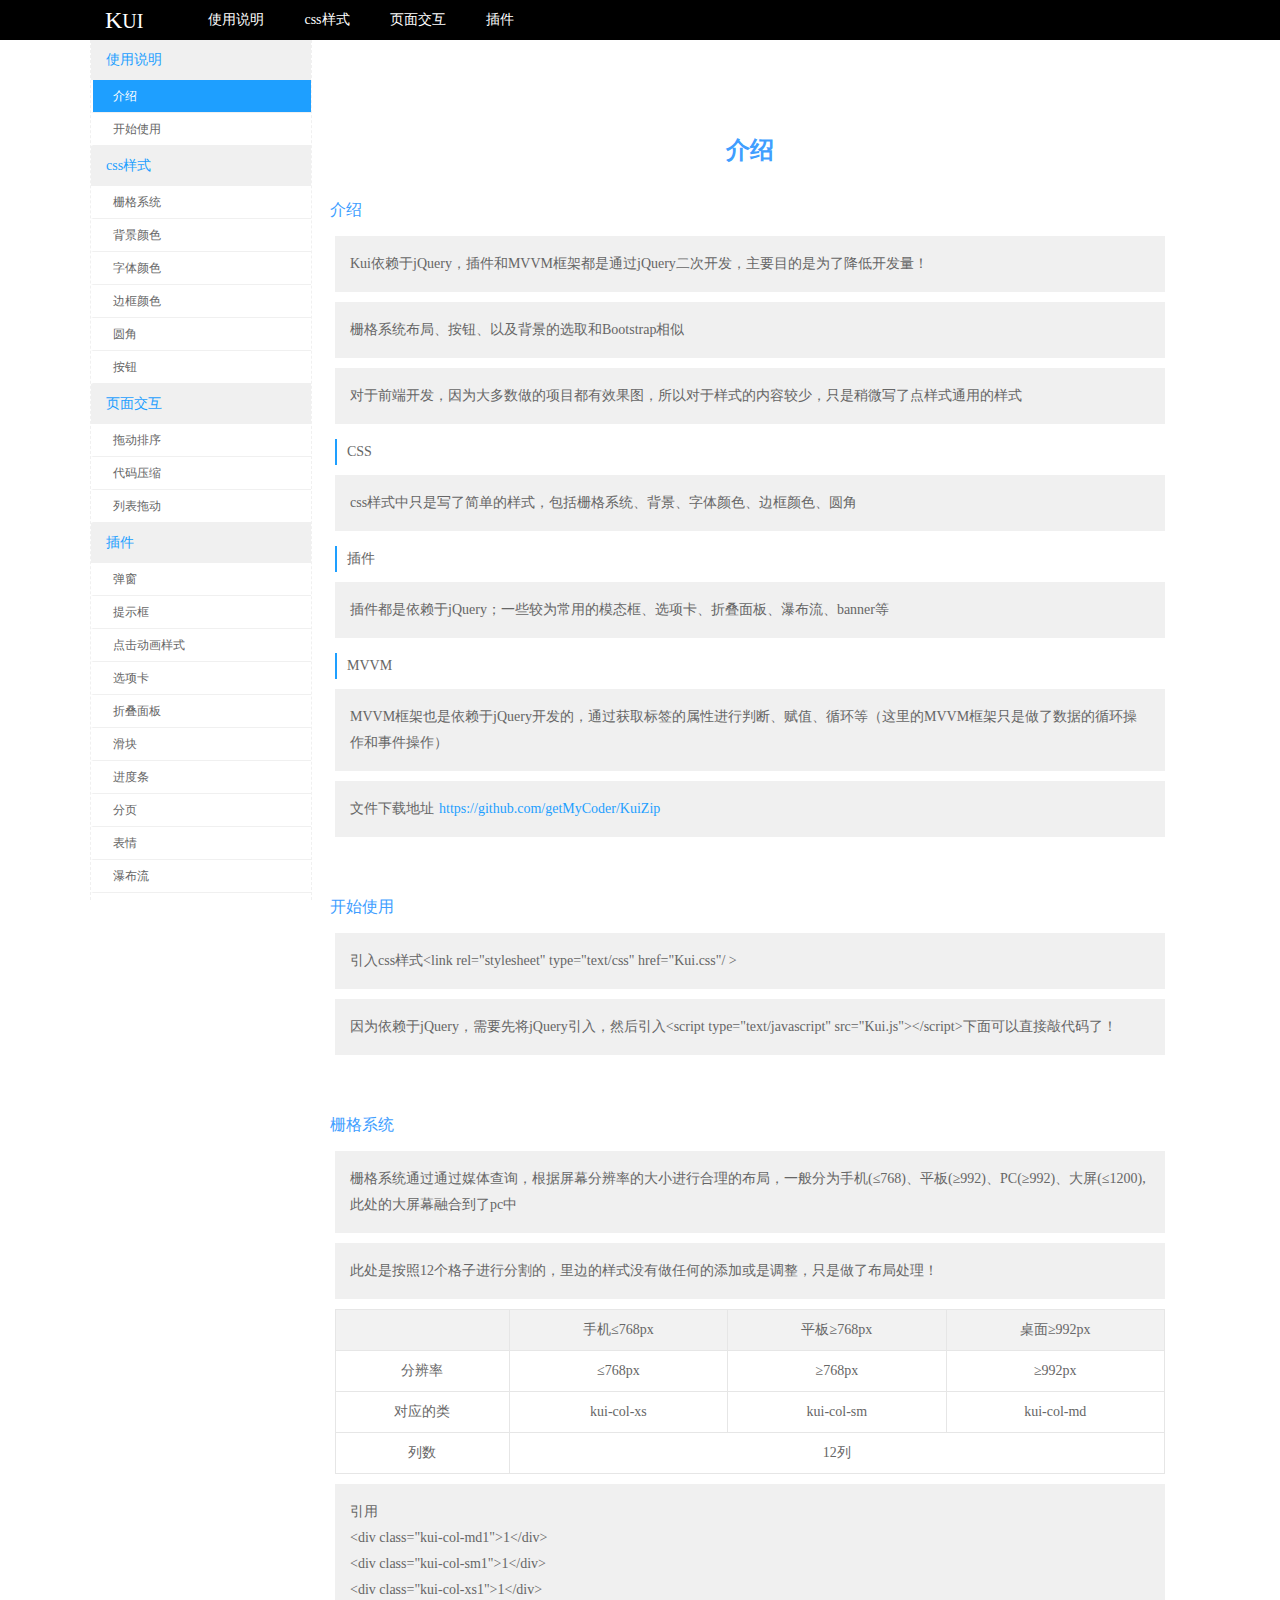
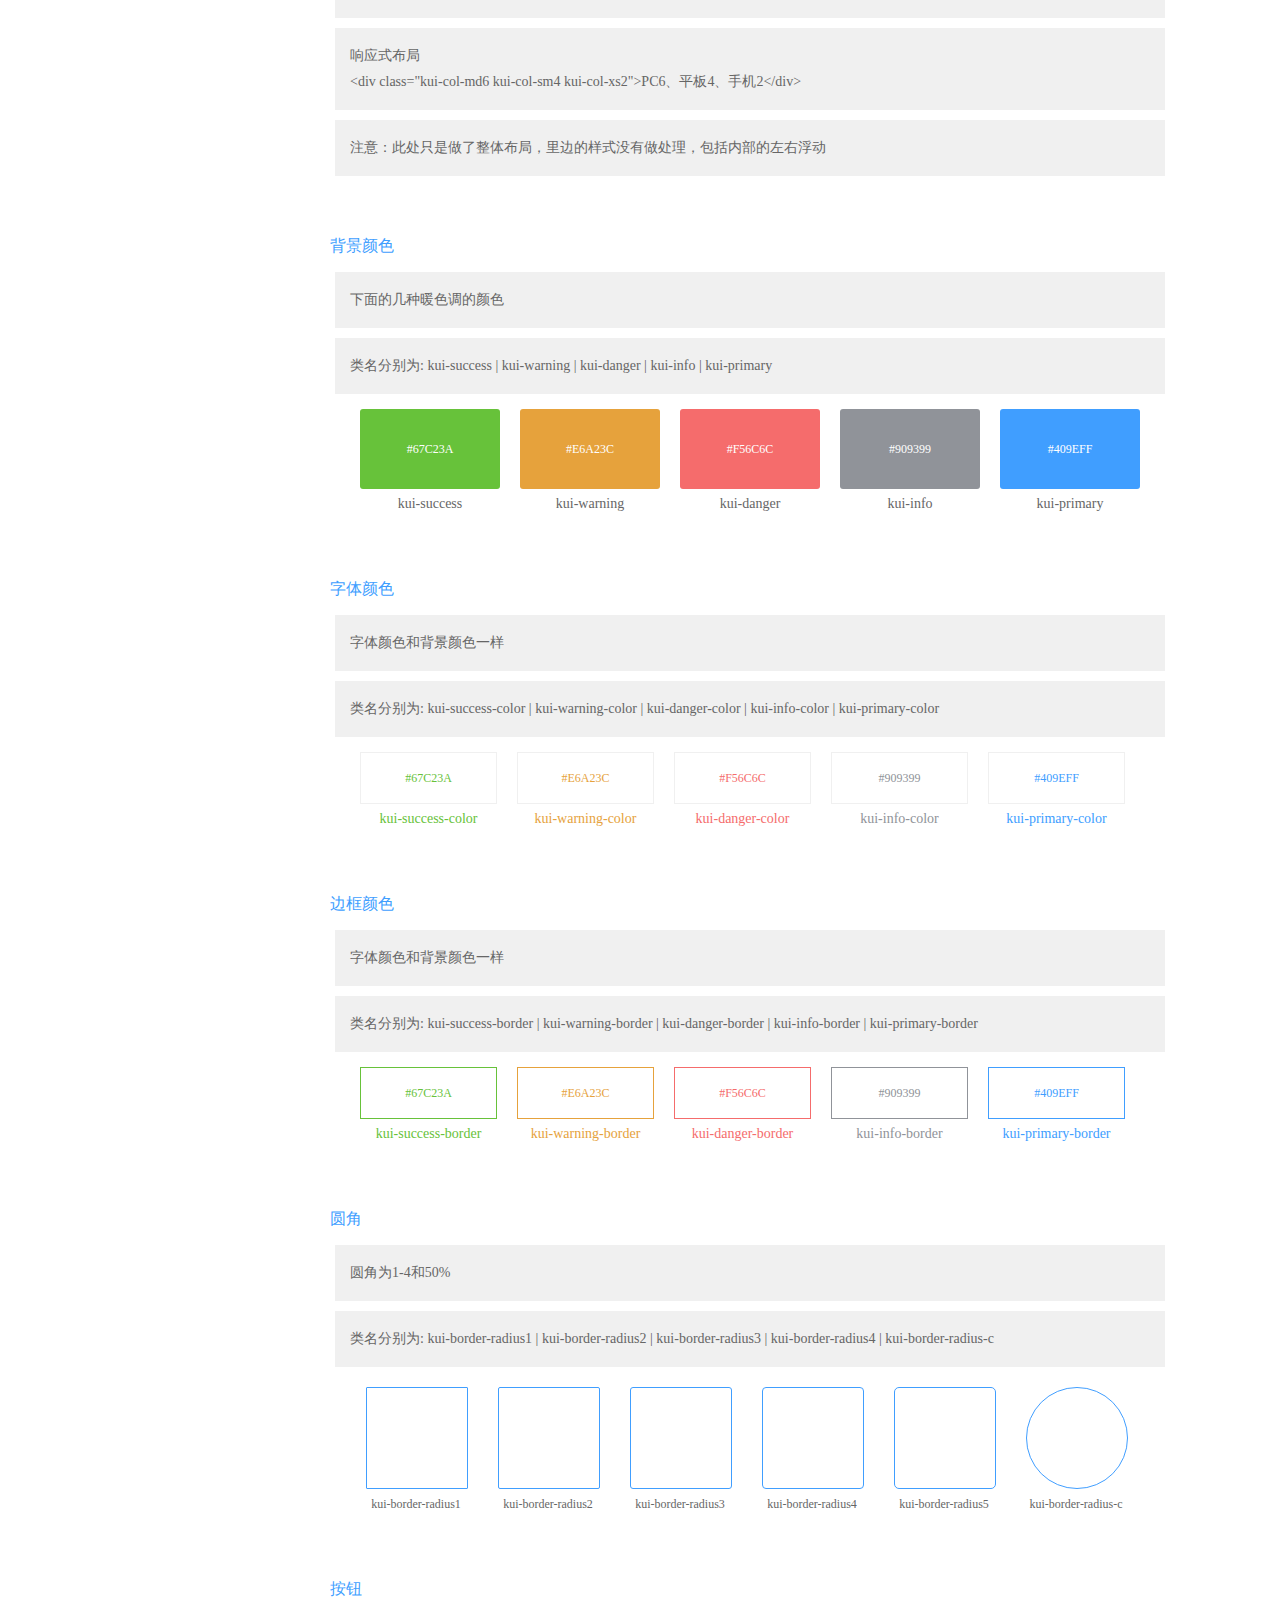
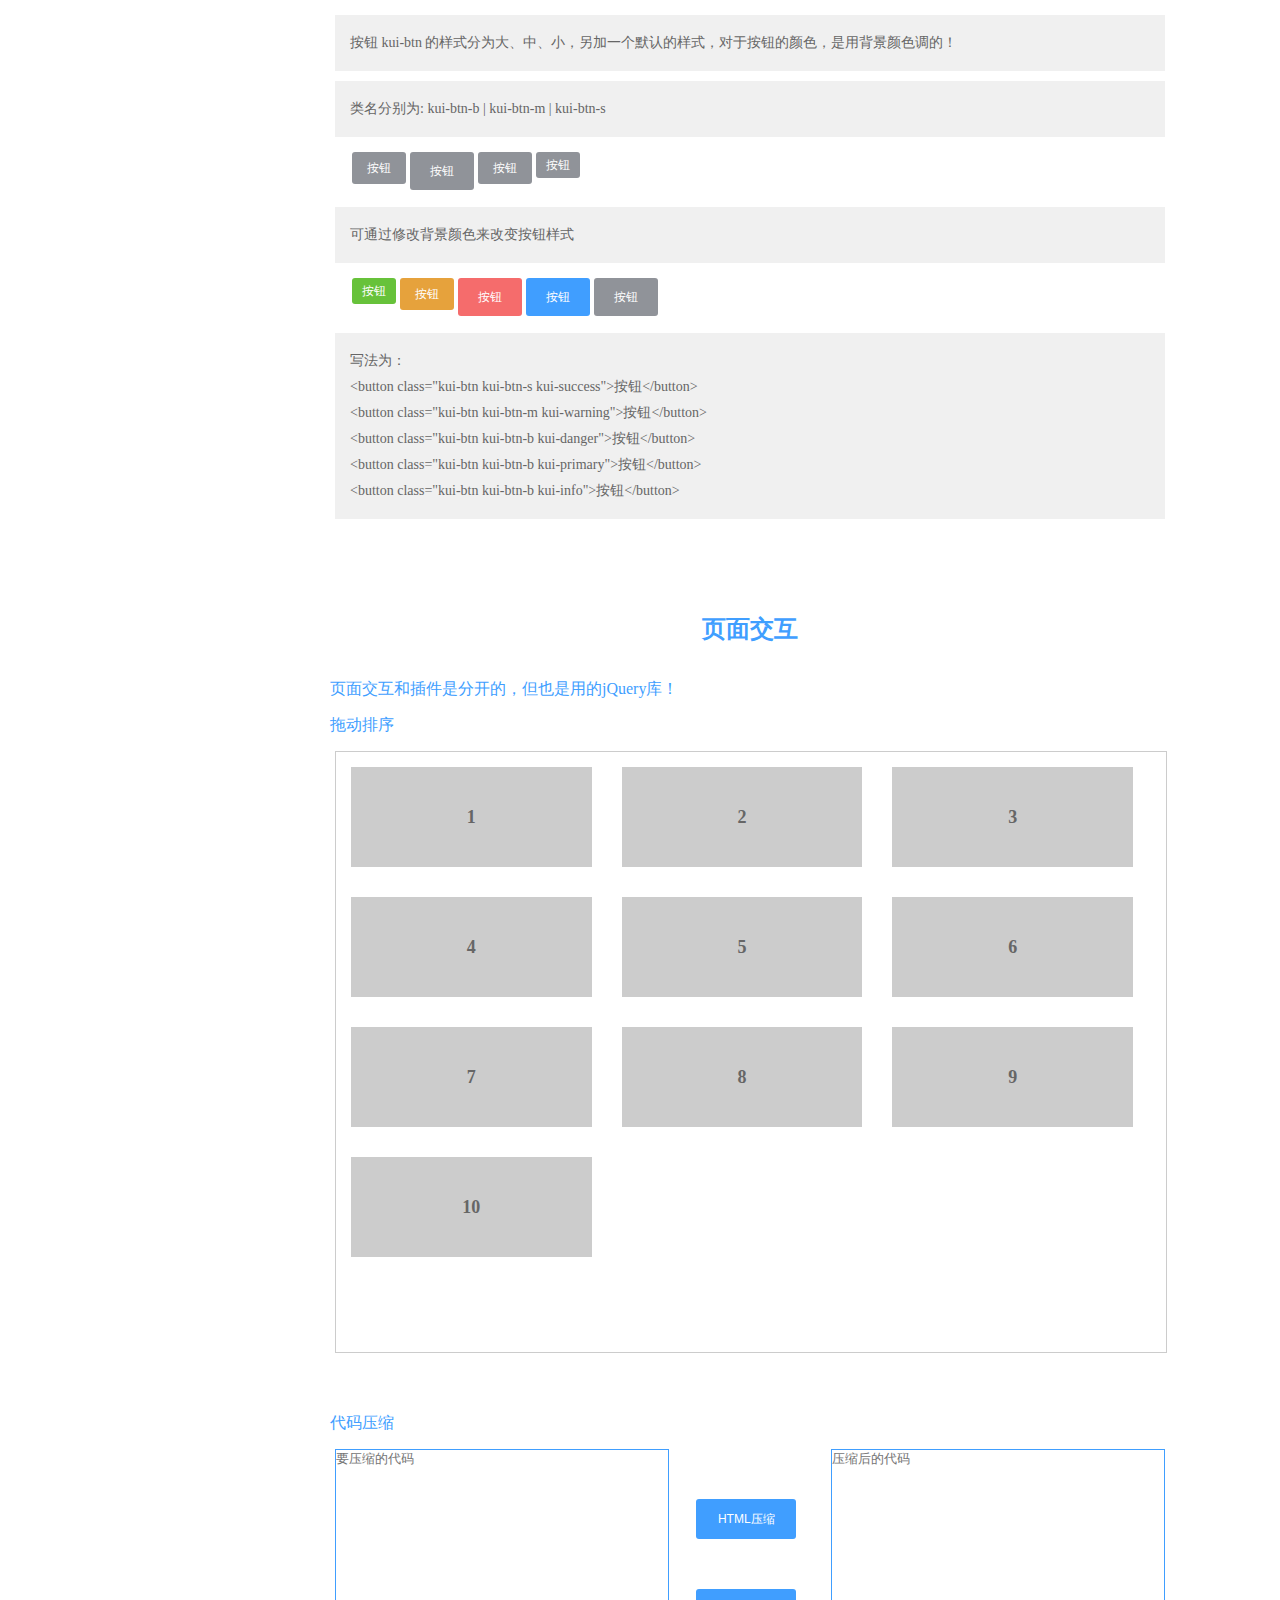
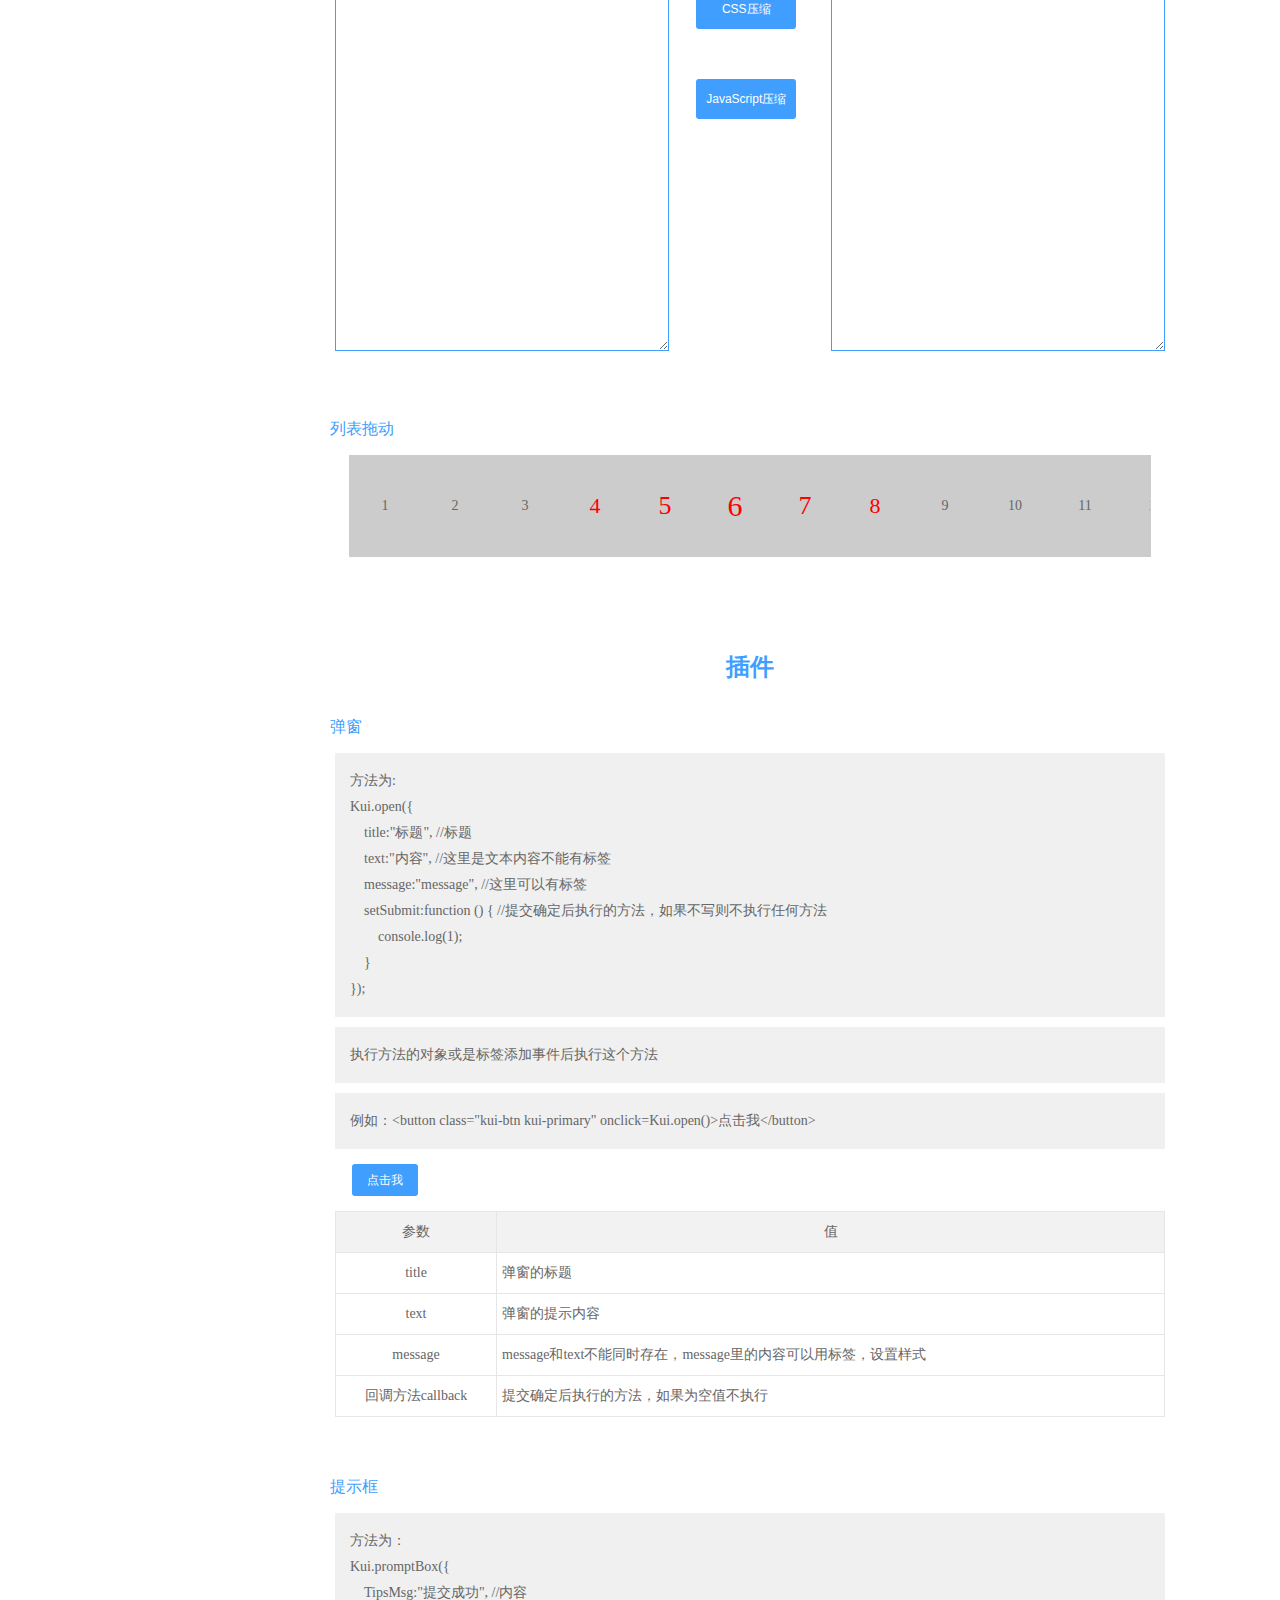
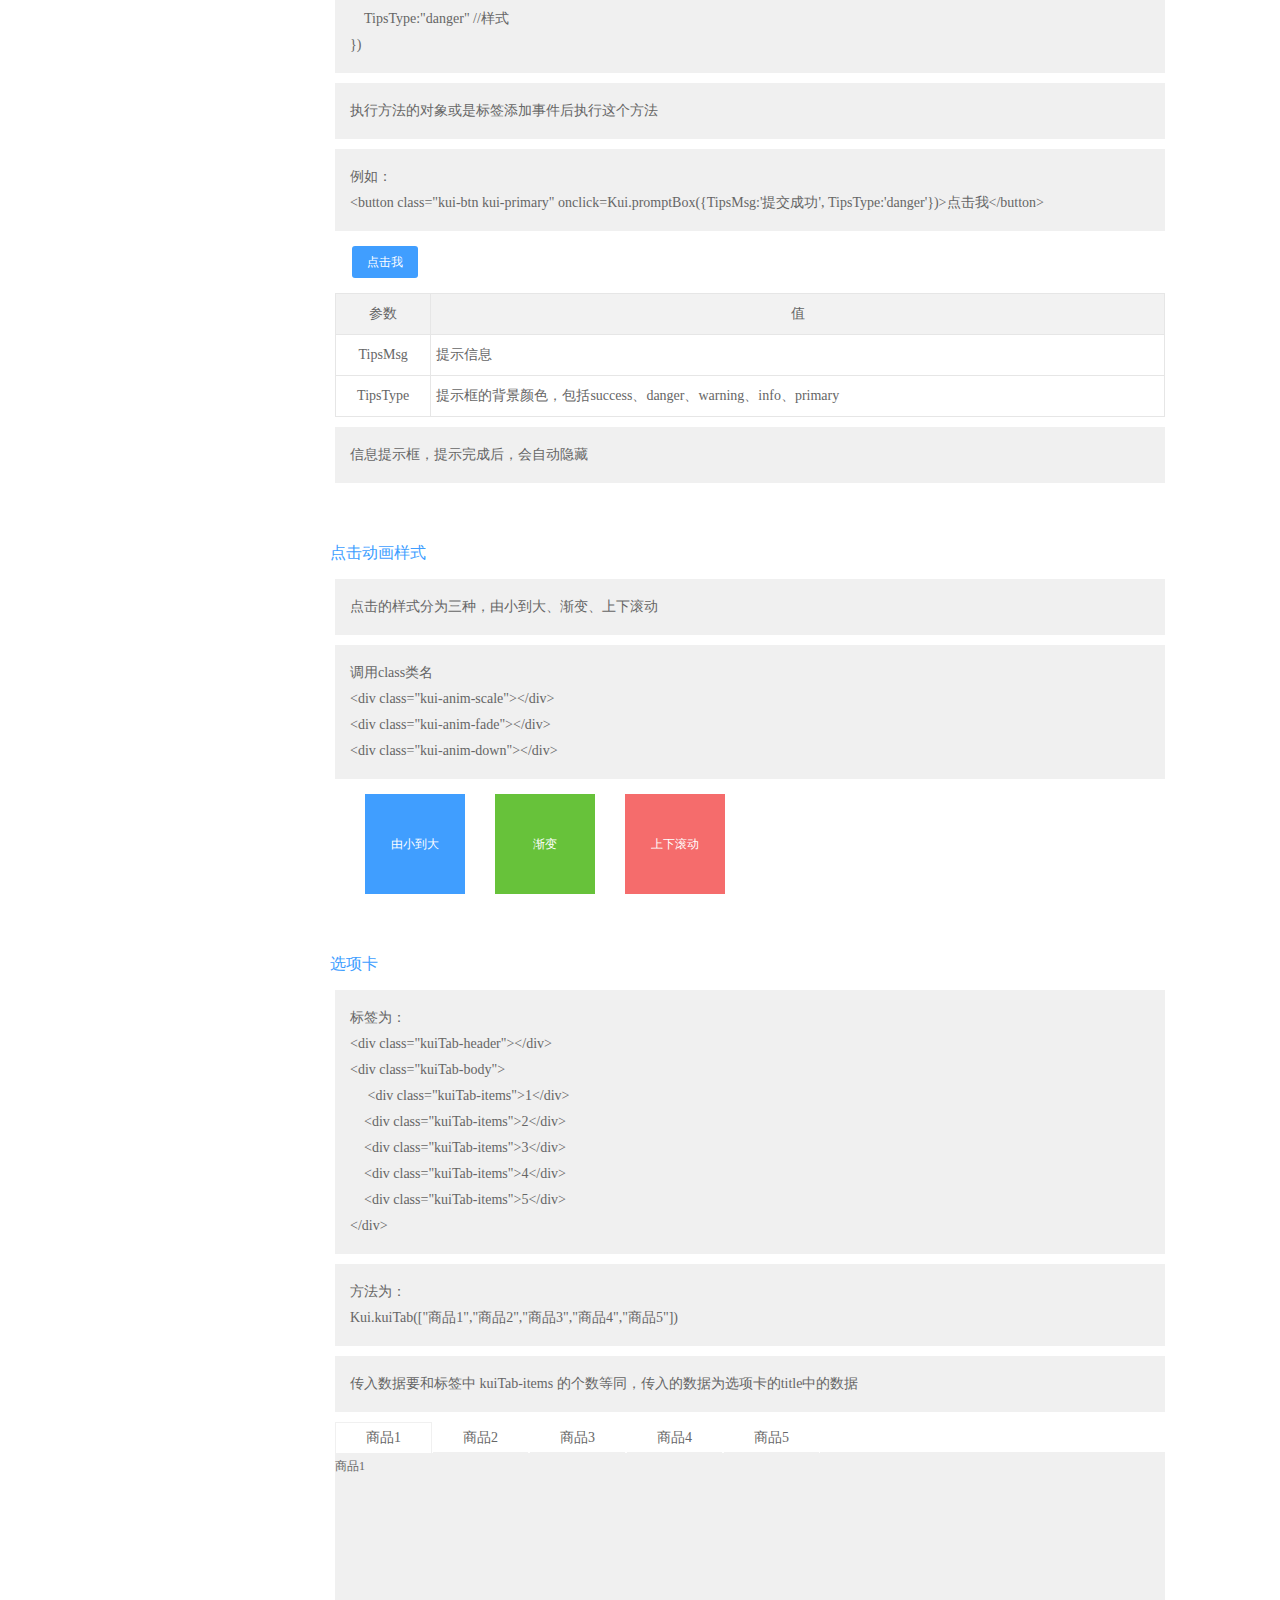
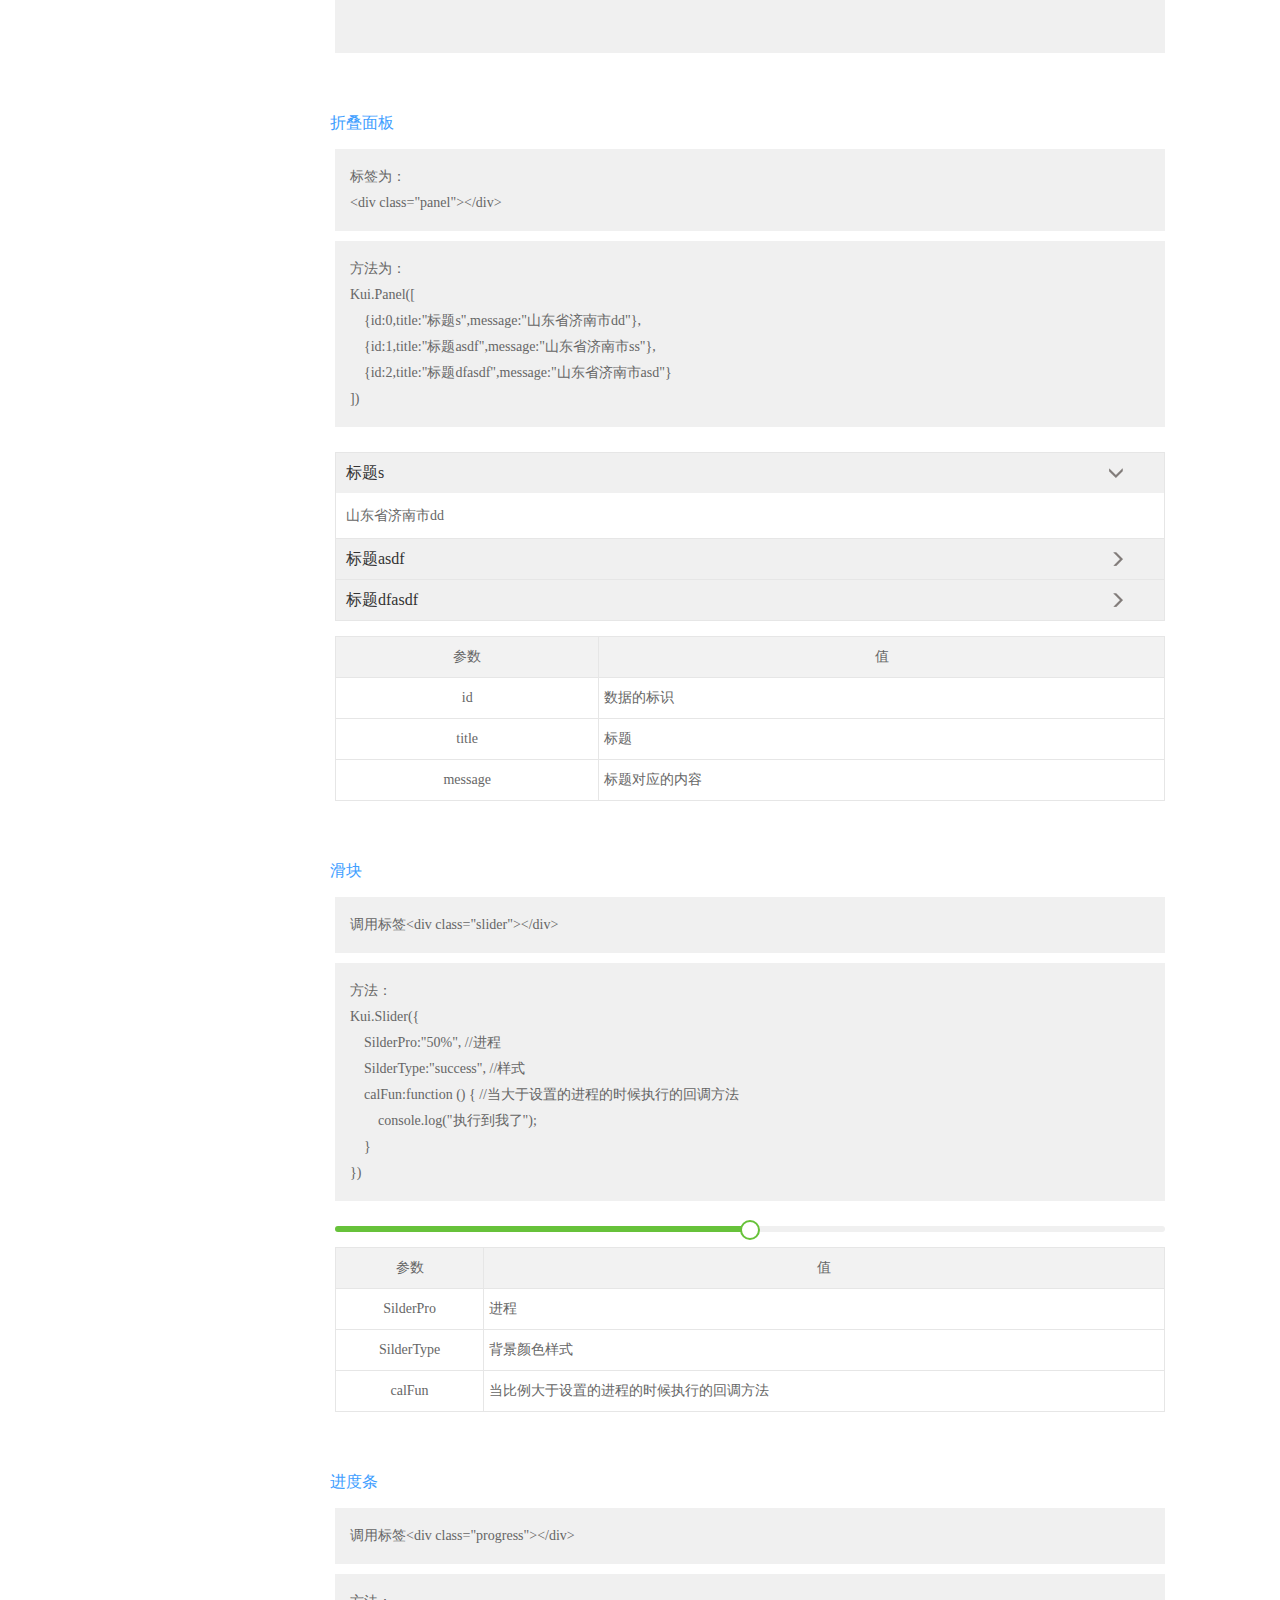
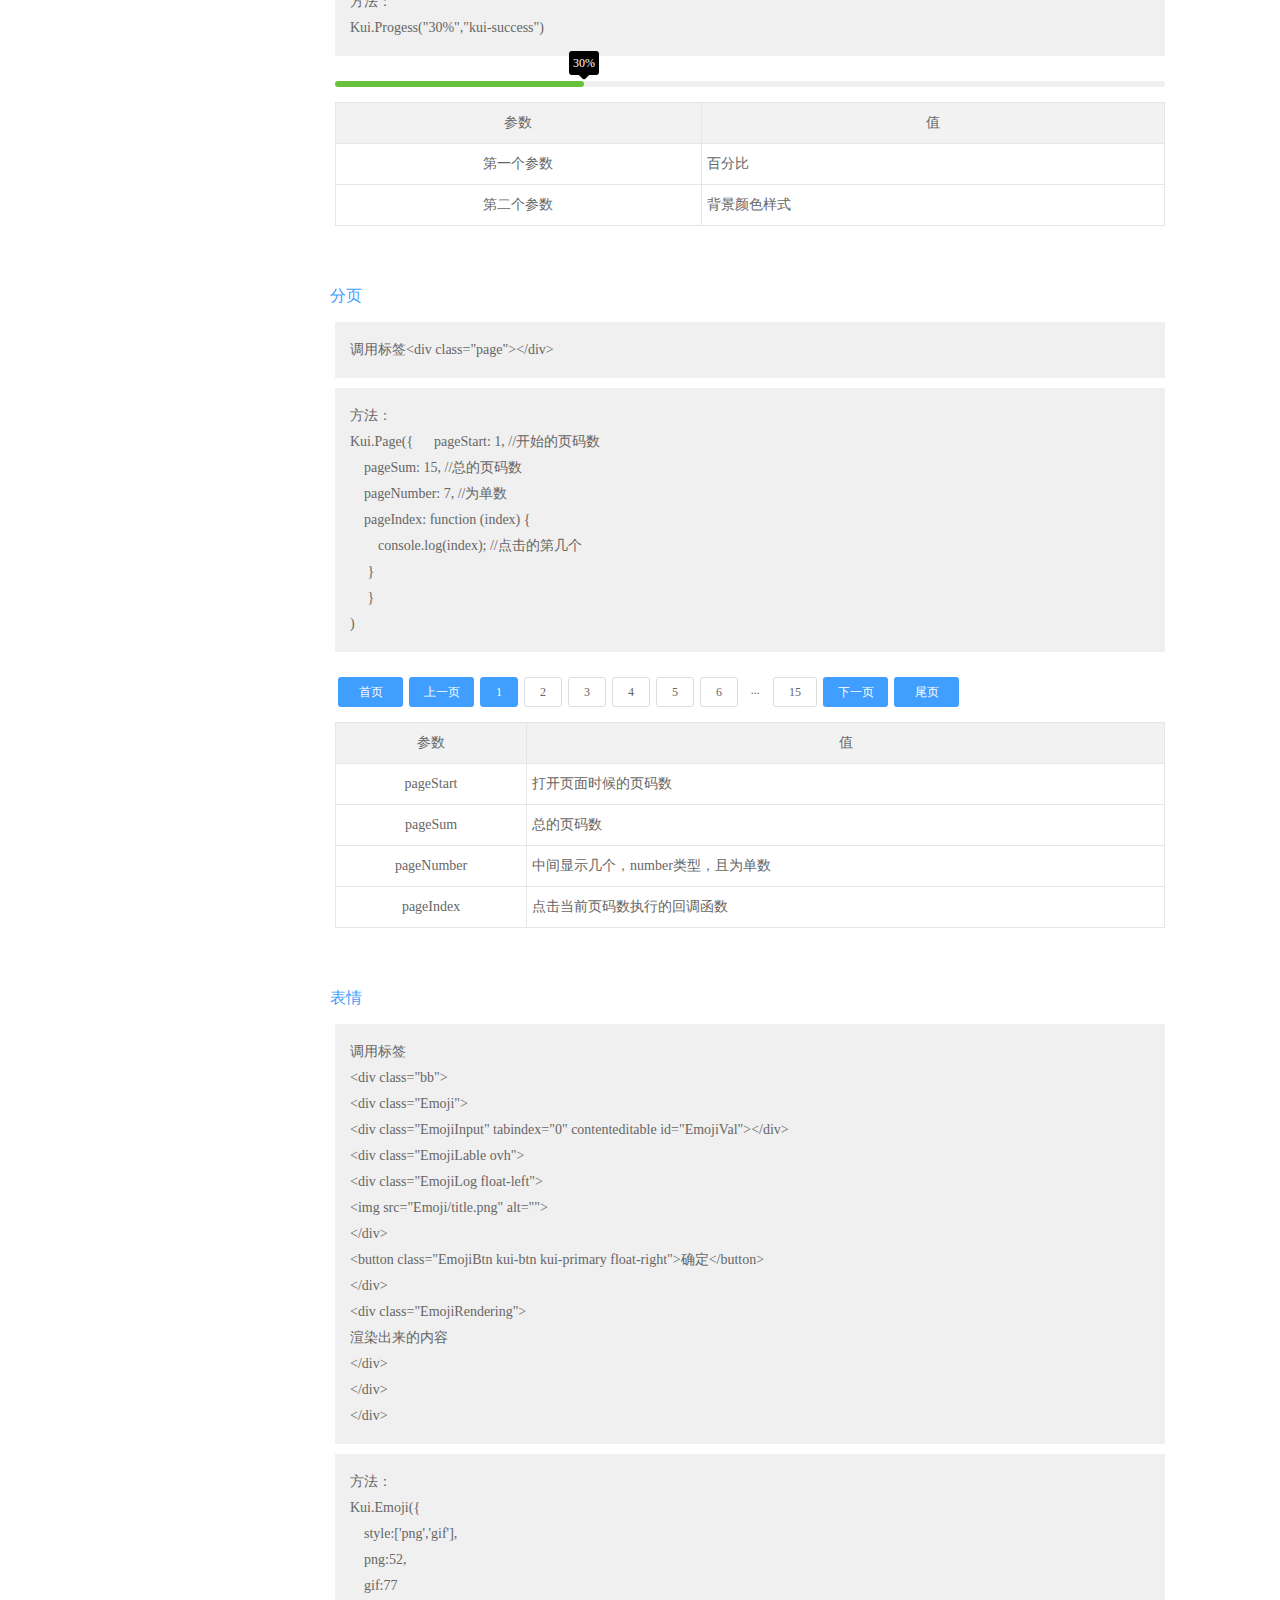
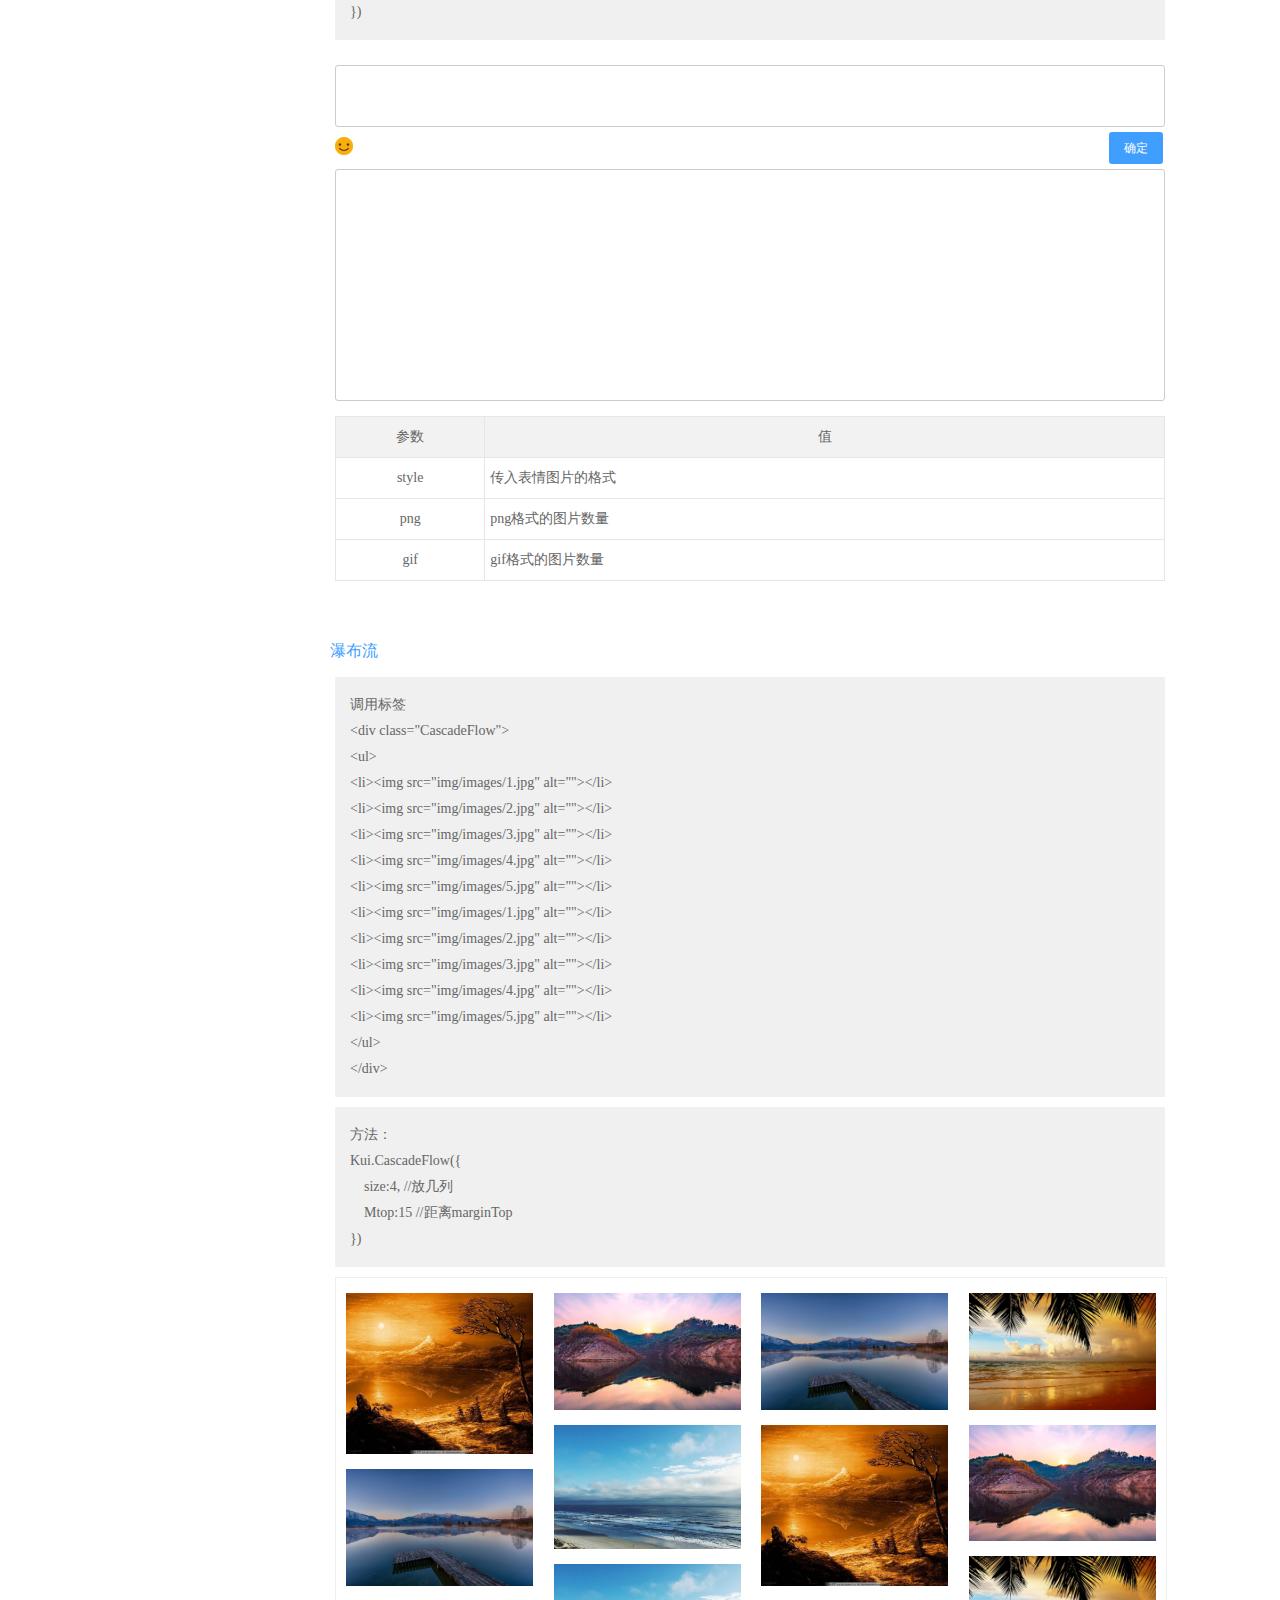
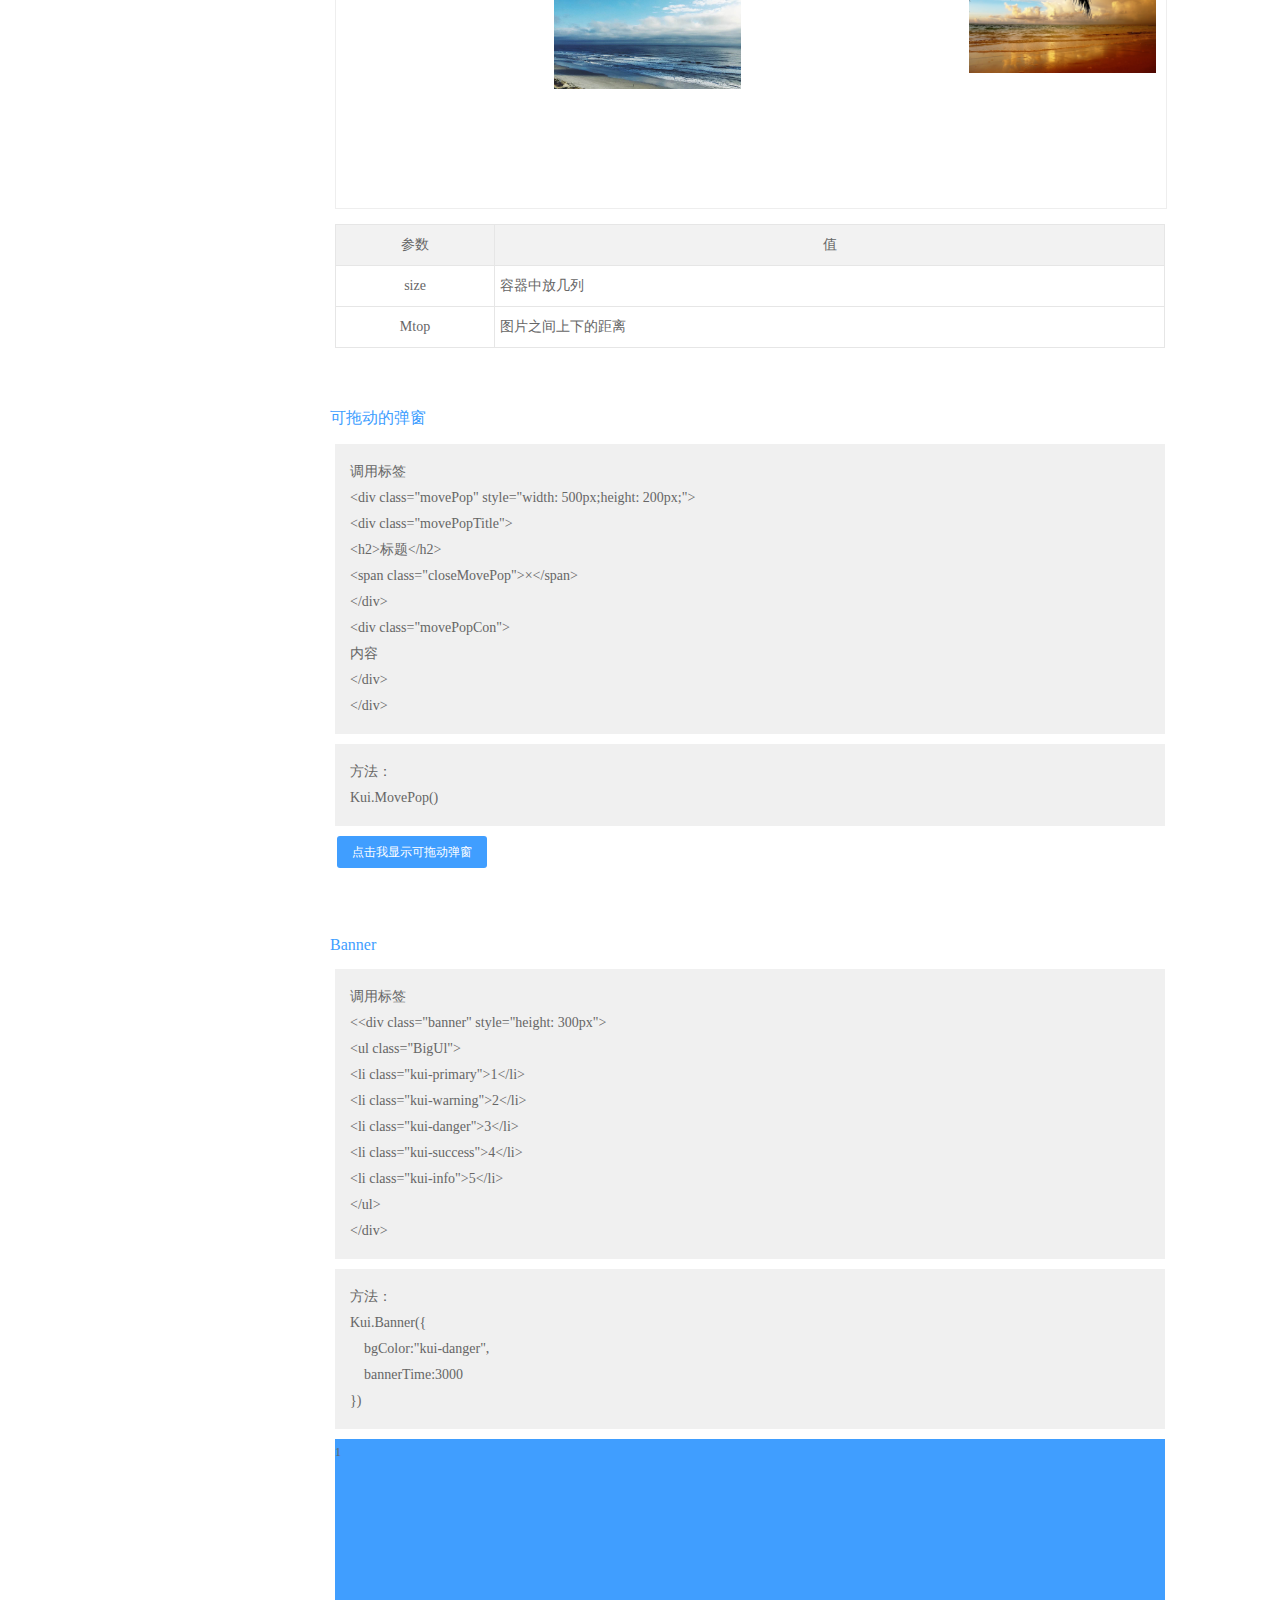
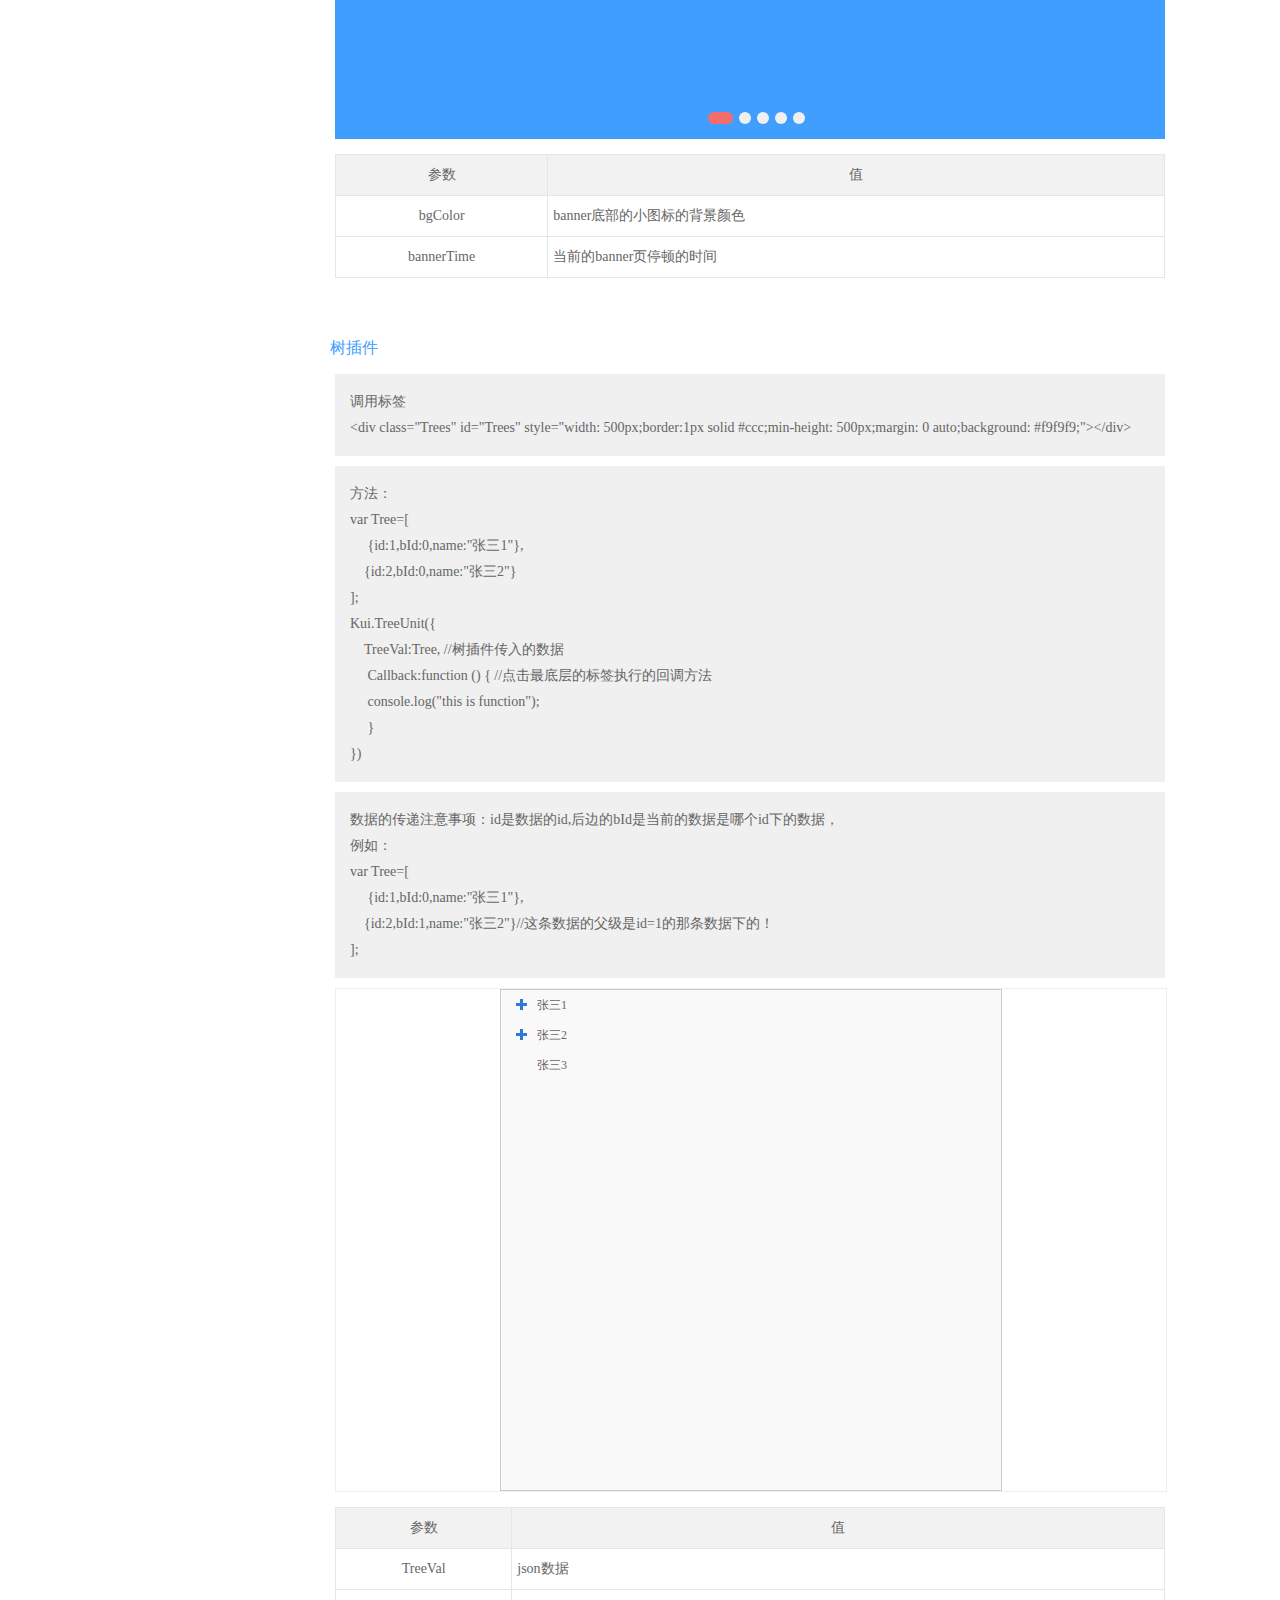
<file: project/Kui/index.html>
<!doctype html>
<html lang="en">
<head>
    <meta charset="UTF-8">
    <meta name="viewport"
          content="width=device-width, user-scalable=no, initial-scale=1.0, maximum-scale=1.0, minimum-scale=1.0">
    <meta http-equiv="X-UA-Compatible" content="ie=edge">
    <title>Kui</title>
    <link rel="stylesheet" type="text/css" href="js/style.css"/>
    <link rel="stylesheet" type="text/css" href="js/Kui.css"/>
</head>
<body>
<div class="titleT">
    <div class="title">
        <div class="logo">K<i>UI</i></div>
        <div class="docTitle"><a href="#introduce1">使用说明</a></div>
        <div class="docTitle"><a href="#css1">css样式</a></div>
        <div class="docTitle"><a href="#webIn1">页面交互</a></div>
        <div class="docTitle"><a href="#plug1">插件</a></div>
    </div>
</div>
<div class="left">
    <div class="leftItems">
        <h2>使用说明</h2>
        <ul>
            <li class="LeftItemsActive"><a href="#introduce1">介绍</a></li>
            <li><a href="#introduce2">开始使用</a></li>
        </ul>
    </div>
    <div class="leftItems">
        <h2>css样式</h2>
        <ul>
            <li><a href="#css1">栅格系统</a></li>
            <li><a href="#css2">背景颜色</a></li>
            <li><a href="#css3">字体颜色</a></li>
            <li><a href="#css4">边框颜色</a></li>
            <li><a href="#css5">圆角</a></li>
            <li><a href="#css6">按钮</a></li>
        </ul>
    </div>
    <div class="leftItems">
        <h2>页面交互</h2>
        <ul>
            <li><a href="#webIn1">拖动排序</a></li>
            <li><a href="#webIn2">代码压缩</a></li>
            <li><a href="#webIn3">列表拖动</a></li>
        </ul>
    </div>
    <div class="leftItems">
        <h2>插件</h2>
        <ul>
            <li><a href="#plug1">弹窗</a></li>
            <li><a href="#plug2">提示框</a></li>
            <li><a href="#plug3">点击动画样式</a></li>
            <li><a href="#plug4">选项卡</a></li>
            <li><a href="#plug5">折叠面板</a></li>
            <li><a href="#plug6">滑块</a></li>
            <li><a href="#plug7">进度条</a></li>
            <li><a href="#plug8">分页</a></li>
            <li><a href="#plug9">表情</a></li>
            <li><a href="#plug10">瀑布流</a></li>
            <li><a href="#plug11">可拖动的弹窗</a></li>
            <li><a href="#plug12">Banner</a></li>
            <li><a href="#plug13">树插件</a></li>
            <li><a href="#plug14">滚轴到底部执行事件</a></li>
        </ul>
    </div>
</div>
<div class="container">
    <div class="right">
        <div class="rightItems">
            <a name="introduce1" class="linkA"></a>
            <h2 class="ItemsTitleH2T">介绍</h2>
            <h2 class="ItemsTitleH2">介绍</h2>
            <div class="context">
                <p>Kui依赖于jQuery，插件和MVVM框架都是通过jQuery二次开发，主要目的是为了降低开发量！</p>
                <p>栅格系统布局、按钮、以及背景的选取和Bootstrap相似</p>
                <p>对于前端开发，因为大多数做的项目都有效果图，所以对于样式的内容较少，只是稍微写了点样式通用的样式</p>
                <h3 class="ItemsTitleH3">CSS</h3>
                <p>css样式中只是写了简单的样式，包括栅格系统、背景、字体颜色、边框颜色、圆角</p>
                <h3 class="ItemsTitleH3">插件</h3>
                <p>插件都是依赖于jQuery；一些较为常用的模态框、选项卡、折叠面板、瀑布流、banner等</p>
                <h3 class="ItemsTitleH3">MVVM</h3>
                <p>MVVM框架也是依赖于jQuery开发的，通过获取标签的属性进行判断、赋值、循环等（这里的MVVM框架只是做了数据的循环操作和事件操作）</p>
                <p>文件下载地址<a href="https://github.com/getMyCoder/KuiZip" style="color: #1E9FFF;padding-left: 5px;">https://github.com/getMyCoder/KuiZip</a>
                </p>
            </div>
        </div>
        <div class="rightItems">
            <a name="introduce2" class="linkA"></a>
            <h2 class="ItemsTitleH2">开始使用</h2>
            <div class="context">
                <p>引入css样式&lt;link rel="stylesheet" type="text/css" href="Kui.css"/ &gt;</p>
                <p>因为依赖于jQuery，需要先将jQuery引入，然后引入&lt;script type="text/javascript" src="Kui.js"&gt;&lt;/script&gt;下面可以直接敲代码了！</p>
            </div>
        </div>
        <div class="rightItems">
            <a name="css1" class="linkA"></a>
            <h2 class="ItemsTitleH2">栅格系统</h2>
            <div class="context">
                <p>栅格系统通过通过媒体查询，根据屏幕分辨率的大小进行合理的布局，一般分为手机(&le;768)、平板(&ge;992)、PC(&ge;992)、大屏(&le;1200),此处的大屏幕融合到了pc中</p>
                <p>此处是按照12个格子进行分割的，里边的样式没有做任何的添加或是调整，只是做了布局处理！</p>
                <div class="table">
                    <table border="0" cellpadding="0" cellspacing="0" width="100%" class="kuiTable">
                        <thead>
                        <tr>
                            <th></th>
                            <th>手机&le;768px</th>
                            <th>平板&ge;768px</th>
                            <th>桌面&ge;992px</th>
                        </tr>
                        </thead>
                        <tbody>
                        <tr>
                            <td>分辨率</td>
                            <td>&le;768px</td>
                            <td>&ge;768px</td>
                            <td>&ge;992px</td>
                        </tr>
                        <tr>
                            <td>对应的类</td>
                            <td>kui-col-xs</td>
                            <td>kui-col-sm</td>
                            <td>kui-col-md</td>
                        </tr>
                        <tr>
                            <td>列数</td>
                            <td colspan="3">12列</td>
                        </tr>
                        </tbody>
                    </table>
                </div>
                <p>引用<br>
                    &lt;div class="kui-col-md1"&gt;1&lt;/div&gt;<br>
                    &lt;div class="kui-col-sm1"&gt;1&lt;/div&gt;<br>
                    &lt;div class="kui-col-xs1"&gt;1&lt;/div&gt;<br>
                </p>
                <p>
                    响应式布局<br>
                    &lt;div class="kui-col-md6 kui-col-sm4 kui-col-xs2"&gt;PC6、平板4、手机2&lt;/div&gt;<br>
                </p>
                <p>注意：此处只是做了整体布局，里边的样式没有做处理，包括内部的左右浮动</p>
            </div>
        </div>
        <div class="rightItems">
            <a name="css2" class="linkA"></a>
            <h2 class="ItemsTitleH2">背景颜色</h2>
            <div class="context">
                <p>下面的几种暖色调的颜色</p>
                <p>类名分别为: kui-success | kui-warning | kui-danger | kui-info | kui-primary</p>
                <div class="bgColor">
                    <ul>
                        <li>
                            <div class="bgColorT kui-success">#67C23A</div>
                            <p>kui-success</p>
                        </li>
                        <li>
                            <div class="bgColorT kui-warning">#E6A23C</div>
                            <p>kui-warning</p>
                        </li>
                        <li>
                            <div class="bgColorT kui-danger">#F56C6C</div>
                            <p>kui-danger</p>
                        </li>
                        <li>
                            <div class="bgColorT kui-info">#909399</div>
                            <p>kui-info</p>
                        </li>
                        <li>
                            <div class="bgColorT kui-primary">#409EFF</div>
                            <p>kui-primary</p>
                        </li>
                    </ul>
                </div>
            </div>
        </div>
        <div class="rightItems">
            <a name="css3" class="linkA"></a>
            <h2 class="ItemsTitleH2">字体颜色</h2>
            <div class="context">
                <p>字体颜色和背景颜色一样</p>
                <p>类名分别为: kui-success-color | kui-warning-color | kui-danger-color | kui-info-color |
                    kui-primary-color</p>
                <div class="bgColor">
                    <ul>
                        <li>
                            <div class="bgColorTFont kui-success-color">#67C23A</div>
                            <p class="kui-success-color">kui-success-color</p>
                        </li>
                        <li>
                            <div class="bgColorTFont kui-warning-color">#E6A23C</div>
                            <p class="kui-warning-color">kui-warning-color</p>
                        </li>
                        <li>
                            <div class="bgColorTFont kui-danger-color">#F56C6C</div>
                            <p class="kui-danger-color">kui-danger-color</p>
                        </li>
                        <li>
                            <div class="bgColorTFont kui-info-color">#909399</div>
                            <p class="kui-info-color">kui-info-color</p>
                        </li>
                        <li>
                            <div class="bgColorTFont kui-primary-color">#409EFF</div>
                            <p class="kui-primary-color">kui-primary-color</p>
                        </li>
                    </ul>
                </div>
            </div>
        </div>
        <div class="rightItems">
            <a name="css4" class="linkA"></a>
            <h2 class="ItemsTitleH2">边框颜色</h2>
            <div class="context">
                <p>字体颜色和背景颜色一样</p>
                <p>类名分别为: kui-success-border | kui-warning-border | kui-danger-border | kui-info-border |
                    kui-primary-border</p>
                <div class="bgColor">
                    <ul>
                        <li>
                            <div class="bgColorTFont kui-success-color kui-success-border">#67C23A</div>
                            <p class="kui-success-color">kui-success-border</p>
                        </li>
                        <li>
                            <div class="bgColorTFont kui-warning-color kui-warning-border">#E6A23C</div>
                            <p class="kui-warning-color">kui-warning-border</p>
                        </li>
                        <li>
                            <div class="bgColorTFont kui-danger-color kui-danger-border">#F56C6C</div>
                            <p class="kui-danger-color">kui-danger-border</p>
                        </li>
                        <li>
                            <div class="bgColorTFont kui-info-color kui-info-border">#909399</div>
                            <p class="kui-info-color">kui-info-border</p>
                        </li>
                        <li>
                            <div class="bgColorTFont kui-primary-color kui-primary-border">#409EFF</div>
                            <p class="kui-primary-color">kui-primary-border</p>
                        </li>
                    </ul>
                </div>
            </div>
        </div>
        <div class="rightItems">
            <a name="css5" class="linkA"></a>
            <h2 class="ItemsTitleH2">圆角</h2>
            <div class="context">
                <p>圆角为1-4和50%</p>
                <p>类名分别为: kui-border-radius1 | kui-border-radius2 | kui-border-radius3 | kui-border-radius4 |
                    kui-border-radius-c</p>
                <div class="border-R">
                    <ul>
                        <li>
                            <div class="BorderR kui-border-radius1 kui-primary-border"></div>
                            <p>kui-border-radius1</p>
                        </li>
                        <li>
                            <div class="BorderR kui-border-radius2 kui-primary-border"></div>
                            <p>kui-border-radius2</p>
                        </li>
                        <li>
                            <div class="BorderR kui-border-radius3 kui-primary-border"></div>
                            <p>kui-border-radius3</p>
                        </li>
                        <li>
                            <div class="BorderR kui-border-radius4 kui-primary-border"></div>
                            <p>kui-border-radius4</p>
                        </li>
                        <li>
                            <div class="BorderR kui-border-radius5 kui-primary-border"></div>
                            <p>kui-border-radius5</p>
                        </li>
                        <li>
                            <div class="BorderR kui-border-radius-c kui-primary-border"></div>
                            <p>kui-border-radius-c</p>
                        </li>
                    </ul>
                </div>
            </div>
        </div>
        <div class="rightItems">
            <a name="css6" class="linkA"></a>
            <h2 class="ItemsTitleH2">按钮</h2>
            <div class="context">
                <p>按钮 kui-btn 的样式分为大、中、小，另加一个默认的样式，对于按钮的颜色，是用背景颜色调的！</p>
                <p>类名分别为: kui-btn-b | kui-btn-m | kui-btn-s</p>
                <div class="Sbutton">
                    <button class="kui-btn">按钮</button>
                    <button class="kui-btn kui-btn-b">按钮</button>
                    <button class="kui-btn kui-btn-m">按钮</button>
                    <button class="kui-btn kui-btn-s">按钮</button>
                </div>
                <p>可通过修改背景颜色来改变按钮样式</p>
                <div class="Sbutton">
                    <button class="kui-btn kui-btn-s kui-success">按钮</button>
                    <button class="kui-btn kui-btn-m kui-warning">按钮</button>
                    <button class="kui-btn kui-btn-b kui-danger">按钮</button>
                    <button class="kui-btn kui-btn-b kui-primary">按钮</button>
                    <button class="kui-btn kui-btn-b kui-info">按钮</button>
                </div>
                <p>
                    写法为：<br>
                    &lt;button class="kui-btn kui-btn-s kui-success"&gt;按钮&lt;/button&gt;<br>
                    &lt;button class="kui-btn kui-btn-m kui-warning"&gt;按钮&lt;/button&gt;<br>
                    &lt;button class="kui-btn kui-btn-b kui-danger"&gt;按钮&lt;/button&gt;<br>
                    &lt;button class="kui-btn kui-btn-b kui-primary"&gt;按钮&lt;/button&gt;<br>
                    &lt;button class="kui-btn kui-btn-b kui-info"&gt;按钮&lt;/button&gt;<br>
                </p>
            </div>
        </div>
        <!--页面交互-->
        <div class="rightItems">
            <a name="webIn1" class="linkA"></a>
            <h2 class="ItemsTitleH2T">页面交互</h2>
            <h2 class="ItemsTitleH2" style="margin: 15px 0;">页面交互和插件是分开的，但也是用的jQuery库！</h2>
            <h2 class="ItemsTitleH2">拖动排序</h2>
            <div class="context">
                <div class="moveDiv">
                    <h2>1</h2>
                    <h2>2</h2>
                    <h2>3</h2>
                    <h2>4</h2>
                    <h2>5</h2>
                    <h2>6</h2>
                    <h2>7</h2>
                    <h2>8</h2>
                    <h2>9</h2>
                    <h2>10</h2>
                </div>
            </div>
        </div>
        <div class="rightItems">
            <a name="webIn2" class="linkA"></a>
            <h2 class="ItemsTitleH2">代码压缩</h2>
            <div class="context">
                <div class="compressCoder">
                    <div class="oldDiv">
                        <textarea class="odlCoder" placeholder="要压缩的代码"></textarea>
                    </div>
                    <div class="middle">
                        <button class="changeCoder htmlCoder">HTML压缩</button>
                        <button class="changeCoder cssCoder">CSS压缩</button>
                        <button class="changeCoder jsCoder">JavaScript压缩</button>
                    </div>
                    <div class="newDiv">
                        <textarea class="newCoder" placeholder="压缩后的代码"></textarea>
                    </div>
                </div>
            </div>
        </div>
        <div class="rightItems">
            <a name="webIn3" class="linkA"></a>
            <h2 class="ItemsTitleH2">列表拖动</h2>
            <div class="context">
                <div class="moveList">
                    <h2 class="lableH2List"></h2>
                    <div class="lableList"></div>
                </div>
            </div>
        </div>
        <!--插件-->
        <div class="rightItems">
            <a name="plug1" class="linkA"></a>
            <h2 class="ItemsTitleH2T">插件</h2>
            <h2 class="ItemsTitleH2">弹窗</h2>
            <div class="context">
                <p>
                    方法为:<br>
                    Kui.open({<br>
                    &nbsp;&nbsp;&nbsp;&nbsp;title:"标题", //标题<br>
                    &nbsp;&nbsp;&nbsp;&nbsp;text:"内容", //这里是文本内容不能有标签<br>
                    &nbsp;&nbsp;&nbsp;&nbsp;message:"message", //这里可以有标签<br>
                    &nbsp;&nbsp;&nbsp;&nbsp;setSubmit:function () { //提交确定后执行的方法，如果不写则不执行任何方法<br>
                    &nbsp;&nbsp;&nbsp;&nbsp;&nbsp;&nbsp;&nbsp;&nbsp;console.log(1);<br>
                    &nbsp;&nbsp;&nbsp;&nbsp;}<br>
                    });<br>
                </p>
                <p>执行方法的对象或是标签添加事件后执行这个方法</p>
                <p>例如：&lt;button class="kui-btn kui-primary" onclick=Kui.open()&gt;点击我&lt;/button&gt;</p>
                <div class="emptyDiv">
                    <button class="kui-btn kui-primary" onclick="Kui.open()">点击我</button>
                </div>
                <div class="table">
                    <table border="0" cellpadding="0" cellspacing="0" width="100%" class="kuiTable">
                        <thead>
                        <tr>
                            <th>参数</th>
                            <th>值</th>
                        </tr>
                        </thead>
                        <tbody>
                        <tr>
                            <td>title</td>
                            <td class="textLeft">弹窗的标题</td>
                        </tr>
                        <tr>
                            <td>text</td>
                            <td class="textLeft">弹窗的提示内容</td>
                        </tr>
                        <tr>
                            <td>message</td>
                            <td class="textLeft">message和text不能同时存在，message里的内容可以用标签，设置样式</td>
                        </tr>
                        <tr>
                            <td>回调方法callback</td>
                            <td class="textLeft">提交确定后执行的方法，如果为空值不执行</td>
                        </tr>
                        </tbody>
                    </table>
                </div>


            </div>
        </div>
        <div class="rightItems">
            <a name="plug2" class="linkA"></a>
            <h2 class="ItemsTitleH2">提示框</h2>
            <div class="context">
                <p>方法为：<br>
                    Kui.promptBox({<br>
                    &nbsp;&nbsp;&nbsp;&nbsp;TipsMsg:"提交成功", //内容<br>
                    &nbsp;&nbsp;&nbsp;&nbsp;TipsType:"danger" //样式<br>
                    })<br>
                </p>
                <p>执行方法的对象或是标签添加事件后执行这个方法</p>
                <p>例如：<br>&lt;button class="kui-btn kui-primary" onclick=Kui.promptBox({TipsMsg:'提交成功',
                    TipsType:'danger'})&gt;点击我&lt;/button&gt;</p>
                <div class="emptyDiv">
                    <button class="kui-btn kui-primary" onclick="Kui.promptBox({TipsMsg:'提交成功', TipsType:'success'})">
                        点击我
                    </button>
                </div>
                <div class="table">
                    <table border="0" cellpadding="0" cellspacing="0" width="100%" class="kuiTable">
                        <thead>
                        <tr>
                            <th>参数</th>
                            <th>值</th>
                        </tr>
                        </thead>
                        <tbody>
                        <tr>
                            <td>TipsMsg</td>
                            <td class="textLeft">提示信息</td>
                        </tr>
                        <tr>
                            <td>TipsType</td>
                            <td class="textLeft">提示框的背景颜色，包括success、danger、warning、info、primary</td>
                        </tr>
                        </tbody>
                    </table>
                </div>
                <p>信息提示框，提示完成后，会自动隐藏</p>

            </div>
        </div>
        <div class="rightItems">
            <a name="plug3" class="linkA"></a>
            <h2 class="ItemsTitleH2">点击动画样式</h2>
            <div class="context">
                <p>点击的样式分为三种，由小到大、渐变、上下滚动</p>
                <p>
                    调用class类名<br>
                    &lt;div class="kui-anim-scale"&gt;&lt;/div&gt;<br>
                    &lt;div class="kui-anim-fade"&gt;&lt;/div&gt;<br>
                    &lt;div class="kui-anim-down"&gt;&lt;/div&gt;<br>
                </p>
                <div class="emptyDiv">
                    <div class="SFS kui-anim-scale kui-primary">由小到大</div>
                    <div class="SFS kui-anim-fade kui-success">渐变</div>
                    <div class="SFS kui-anim-down kui-danger">上下滚动</div>
                </div>


            </div>
        </div>
        <div class="rightItems">
            <a name="plug4" class="linkA"></a>
            <h2 class="ItemsTitleH2">选项卡</h2>
            <div class="context">
                <p>标签为：<br>
                    &lt;div class="kuiTab-header"&gt;&lt;/div&gt;<br>
                    &lt;div class="kuiTab-body"&gt;<br>
                    &nbsp;&nbsp;&nbsp;&nbsp; &lt;div class="kuiTab-items"&gt;1&lt;/div&gt;<br>
                    &nbsp;&nbsp;&nbsp;&nbsp;&lt;div class="kuiTab-items"&gt;2&lt;/div&gt;<br>
                    &nbsp;&nbsp;&nbsp;&nbsp;&lt;div class="kuiTab-items"&gt;3&lt;/div&gt;<br>
                    &nbsp;&nbsp;&nbsp;&nbsp;&lt;div class="kuiTab-items"&gt;4&lt;/div&gt;<br>
                    &nbsp;&nbsp;&nbsp;&nbsp;&lt;div class="kuiTab-items"&gt;5&lt;/div&gt;<br>
                    &lt;/div&gt;<br>
                </p>
                <p>方法为：<br>
                    Kui.kuiTab(["商品1","商品2","商品3","商品4","商品5"])
                </p>
                <p>传入数据要和标签中 kuiTab-items 的个数等同，传入的数据为选项卡的title中的数据</p>
                <div class="emptyDiv1">
                    <div class="kuiTab-header"></div>
                    <div class="kuiTab-body">
                        <div class="kuiTab-items">商品1</div>
                        <div class="kuiTab-items">商品2</div>
                        <div class="kuiTab-items">商品3</div>
                        <div class="kuiTab-items">商品4</div>
                        <div class="kuiTab-items">商品5</div>
                    </div>
                </div>
            </div>
        </div>
        <div class="rightItems">
            <a name="plug5" class="linkA"></a>
            <h2 class="ItemsTitleH2">折叠面板</h2>
            <div class="context">
                <p>标签为：<br>
                    &lt;div class="panel"&gt;&lt;/div&gt;
                </p>
                <p>方法为：<br>
                    Kui.Panel([<br>
                    &nbsp;&nbsp;&nbsp;&nbsp;{id:0,title:"标题s",message:"山东省济南市dd"},<br>
                    &nbsp;&nbsp;&nbsp;&nbsp;{id:1,title:"标题asdf",message:"山东省济南市ss"},<br>
                    &nbsp;&nbsp;&nbsp;&nbsp;{id:2,title:"标题dfasdf",message:"山东省济南市asd"}<br>
                    ])<br>
                </p>
                <div class="emptyDiv1" style="padding: 15px 0;">
                    <div class="panel"></div>
                </div>
                <div class="table">
                    <table border="0" cellpadding="0" cellspacing="0" width="100%" class="kuiTable">
                        <thead>
                        <tr>
                            <th>参数</th>
                            <th>值</th>
                        </tr>
                        </thead>
                        <tbody>
                        <tr>
                            <td>id</td>
                            <td class="textLeft">数据的标识</td>
                        </tr>
                        <tr>
                            <td>title</td>
                            <td class="textLeft">标题</td>
                        </tr>
                        <tr>
                            <td>message</td>
                            <td class="textLeft">标题对应的内容</td>
                        </tr>
                        </tbody>
                    </table>
                </div>


            </div>
        </div>
        <div class="rightItems">
            <a name="plug6" class="linkA"></a>
            <h2 class="ItemsTitleH2">滑块</h2>
            <div class="context">
                <p>调用标签&lt;div class="slider"&gt;&lt;/div&gt;</p>
                <p>方法：<br>
                    Kui.Slider({<br>
                    &nbsp;&nbsp;&nbsp;&nbsp;SilderPro:"50%", //进程<br>
                    &nbsp;&nbsp;&nbsp;&nbsp;SilderType:"success", //样式<br>
                    &nbsp;&nbsp;&nbsp;&nbsp;calFun:function () { //当大于设置的进程的时候执行的回调方法<br>
                    &nbsp;&nbsp;&nbsp;&nbsp;&nbsp;&nbsp;&nbsp;&nbsp;console.log("执行到我了");<br>
                    &nbsp;&nbsp;&nbsp;&nbsp;}<br>
                    })<br>
                </p>
                <div class="emptyDiv1" style="padding: 15px 0;">
                    <div class="slider"></div>
                </div>
                <div class="table">
                    <table border="0" cellpadding="0" cellspacing="0" width="100%" class="kuiTable">
                        <thead>
                        <tr>
                            <th>参数</th>
                            <th>值</th>
                        </tr>
                        </thead>
                        <tbody>
                        <tr>
                            <td>SilderPro</td>
                            <td class="textLeft">进程</td>
                        </tr>
                        <tr>
                            <td>SilderType</td>
                            <td class="textLeft">背景颜色样式</td>
                        </tr>
                        <tr>
                            <td>calFun</td>
                            <td class="textLeft">当比例大于设置的进程的时候执行的回调方法</td>
                        </tr>
                        </tbody>
                    </table>
                </div>


            </div>
        </div>
        <div class="rightItems">
            <a name="plug7" class="linkA"></a>
            <h2 class="ItemsTitleH2">进度条</h2>
            <div class="context">
                <p>调用标签&lt;div class="progress"&gt;&lt;/div&gt;</p>
                <p>方法：<br>
                    Kui.Progess("30%","kui-success")
                </p>
                <div class="emptyDiv1" style="padding: 15px 0;">
                    <div class="progress"></div>
                </div>
                <div class="table">
                    <table border="0" cellpadding="0" cellspacing="0" width="100%" class="kuiTable">
                        <thead>
                        <tr>
                            <th>参数</th>
                            <th>值</th>
                        </tr>
                        </thead>
                        <tbody>
                        <tr>
                            <td>第一个参数</td>
                            <td class="textLeft">百分比</td>
                        </tr>
                        <tr>
                            <td>第二个参数</td>
                            <td class="textLeft">背景颜色样式</td>
                        </tr>
                        </tbody>
                    </table>
                </div>


            </div>
        </div>
        <div class="rightItems">
            <a name="plug8" class="linkA"></a>
            <h2 class="ItemsTitleH2">分页</h2>
            <div class="context">
                <p>调用标签&lt;div class="page"&gt;&lt;/div&gt;</p>
                <p>方法：<br>
                    Kui.Page({
                    &nbsp;&nbsp;&nbsp;&nbsp; pageStart: 1, //开始的页码数<br>
                    &nbsp;&nbsp;&nbsp;&nbsp;pageSum: 15, //总的页码数<br>
                    &nbsp;&nbsp;&nbsp;&nbsp;pageNumber: 7, //为单数<br>
                    &nbsp;&nbsp;&nbsp;&nbsp;pageIndex: function (index) {<br>
                    &nbsp;&nbsp;&nbsp;&nbsp;&nbsp;&nbsp;&nbsp;&nbsp;console.log(index); //点击的第几个<br>
                    &nbsp;&nbsp;&nbsp;&nbsp; }<br>
                    &nbsp;&nbsp;&nbsp;&nbsp; }<br>
                    )<br>
                </p>
                <div class="emptyDiv1" style="padding: 15px 0;">
                    <div class="page"></div>
                </div>
                <div class="table">
                    <table border="0" cellpadding="0" cellspacing="0" width="100%" class="kuiTable">
                        <thead>
                        <tr>
                            <th>参数</th>
                            <th>值</th>
                        </tr>
                        </thead>
                        <tbody>
                        <tr>
                            <td>pageStart</td>
                            <td class="textLeft">打开页面时候的页码数</td>
                        </tr>
                        <tr>
                            <td>pageSum</td>
                            <td class="textLeft">总的页码数</td>
                        </tr>
                        <tr>
                            <td>pageNumber</td>
                            <td class="textLeft">中间显示几个，number类型，且为单数</td>
                        </tr>
                        <tr>
                            <td>pageIndex</td>
                            <td class="textLeft">点击当前页码数执行的回调函数</td>
                        </tr>
                        </tbody>
                    </table>
                </div>


            </div>
        </div>
        <div class="rightItems">
            <a name="plug9" class="linkA"></a>
            <h2 class="ItemsTitleH2">表情</h2>
            <div class="context">
                <p>调用标签<br>
                    &lt;div class="bb"&gt;<br>
                    &lt;div class="Emoji"&gt;<br>
                    &lt;div class="EmojiInput" tabindex="0" contenteditable id="EmojiVal"&gt;&lt;/div&gt;<br>
                    &lt;div class="EmojiLable ovh"&gt;<br>
                    &lt;div class="EmojiLog float-left"&gt;<br>
                    &lt;img src="Emoji/title.png" alt=""&gt;<br>
                    &lt;/div&gt;<br>
                    &lt;button class="EmojiBtn kui-btn kui-primary float-right"&gt;确定&lt;/button&gt;<br>
                    &lt;/div&gt;<br>
                    &lt;div class="EmojiRendering"&gt;<br>
                    渲染出来的内容<br>
                    &lt;/div&gt;<br>
                    &lt;/div&gt;<br>
                    &lt;/div&gt;<br>
                </p>
                <p>方法：<br>
                    Kui.Emoji({<br>
                    &nbsp;&nbsp;&nbsp;&nbsp;style:['png','gif'],<br>
                    &nbsp;&nbsp;&nbsp;&nbsp;png:52,<br>
                    &nbsp;&nbsp;&nbsp;&nbsp;gif:77<br>
                    })<br>
                </p>
                <div class="emptyDiv1" style="padding: 15px 0;">
                    <div class="Emoji">
                        <div class="EmojiInput" tabindex="0" contenteditable id="EmojiVal"></div>
                        <div class="EmojiLable ovh">
                            <div class="EmojiLog float-left">
                                <img src="Emoji/title.png" alt="">
                            </div>
                            <button class="EmojiBtn kui-btn kui-primary float-right">确定</button>
                        </div>
                        <div class="EmojiRendering">
                            <!--渲染出来的内容-->
                        </div>
                    </div>
                </div>
                <div class="table">
                    <table border="0" cellpadding="0" cellspacing="0" width="100%" class="kuiTable">
                        <thead>
                        <tr>
                            <th>参数</th>
                            <th>值</th>
                        </tr>
                        </thead>
                        <tbody>
                        <tr>
                            <td>style</td>
                            <td class="textLeft">传入表情图片的格式</td>
                        </tr>
                        <tr>
                            <td>png</td>
                            <td class="textLeft">png格式的图片数量</td>
                        </tr>
                        <tr>
                            <td>gif</td>
                            <td class="textLeft">gif格式的图片数量</td>
                        </tr>
                        </tbody>
                    </table>
                </div>


            </div>
        </div>
        <div class="rightItems">
            <a name="plug10" class="linkA"></a>
            <h2 class="ItemsTitleH2">瀑布流</h2>
            <div class="context">
                <p>调用标签<br>
                    &lt;div class="CascadeFlow"&gt;<br>
                    &lt;ul&gt;<br>
                    &lt;li&gt;&lt;img src="img/images/1.jpg" alt=""&gt;&lt;/li&gt;<br>
                    &lt;li&gt;&lt;img src="img/images/2.jpg" alt=""&gt;&lt;/li&gt;<br>
                    &lt;li&gt;&lt;img src="img/images/3.jpg" alt=""&gt;&lt;/li&gt;<br>
                    &lt;li&gt;&lt;img src="img/images/4.jpg" alt=""&gt;&lt;/li&gt;<br>
                    &lt;li&gt;&lt;img src="img/images/5.jpg" alt=""&gt;&lt;/li&gt;<br>
                    &lt;li&gt;&lt;img src="img/images/1.jpg" alt=""&gt;&lt;/li&gt;<br>
                    &lt;li&gt;&lt;img src="img/images/2.jpg" alt=""&gt;&lt;/li&gt;<br>
                    &lt;li&gt;&lt;img src="img/images/3.jpg" alt=""&gt;&lt;/li&gt;<br>
                    &lt;li&gt;&lt;img src="img/images/4.jpg" alt=""&gt;&lt;/li&gt;<br>
                    &lt;li&gt;&lt;img src="img/images/5.jpg" alt=""&gt;&lt;/li&gt;<br>
                    &lt;/ul&gt;<br>
                    &lt;/div&gt;<br>
                </p>
                <p>方法：<br>
                    Kui.CascadeFlow({<br>
                    &nbsp;&nbsp;&nbsp;&nbsp;size:4, //放几列<br>
                    &nbsp;&nbsp;&nbsp;&nbsp;Mtop:15 //距离marginTop<br>
                    })<br>
                </p>
                <div class="emptyDiv1" style="padding: 15px 0;height: 500px;border:1px solid #eee;margin-bottom: 15px;">
                    <div class="CascadeFlow">
                        <ul>
                            <li><img src="img/images/1.jpg" alt=""></li>
                            <li><img src="img/images/2.jpg" alt=""></li>
                            <li><img src="img/images/3.jpg" alt=""></li>
                            <li><img src="img/images/4.jpg" alt=""></li>
                            <li><img src="img/images/5.jpg" alt=""></li>
                            <li><img src="img/images/1.jpg" alt=""></li>
                            <li><img src="img/images/2.jpg" alt=""></li>
                            <li><img src="img/images/3.jpg" alt=""></li>
                            <li><img src="img/images/4.jpg" alt=""></li>
                            <li><img src="img/images/5.jpg" alt=""></li>
                        </ul>
                    </div>
                </div>
                <div class="table">
                    <table border="0" cellpadding="0" cellspacing="0" width="100%" class="kuiTable">
                        <thead>
                        <tr>
                            <th>参数</th>
                            <th>值</th>
                        </tr>
                        </thead>
                        <tbody>
                        <tr>
                            <td>size</td>
                            <td class="textLeft">容器中放几列</td>
                        </tr>
                        <tr>
                            <td>Mtop</td>
                            <td class="textLeft">图片之间上下的距离</td>
                        </tr>
                        </tbody>
                    </table>
                </div>


            </div>
        </div>
        <div class="rightItems">
            <a name="plug11" class="linkA"></a>
            <h2 class="ItemsTitleH2">可拖动的弹窗</h2>
            <div class="context">
                <p>调用标签<br>
                    &lt;div class="movePop" style="width: 500px;height: 200px;"&gt;<br>
                    &lt;div class="movePopTitle"&gt;<br>
                    &lt;h2>标题&lt;/h2&gt;<br>
                    &lt;span class="closeMovePop">&times;&lt;/span&gt;<br>
                    &lt;/div&gt;<br>
                    &lt;div class="movePopCon"&gt;<br>
                    内容<br>
                    &lt;/div&gt;<br>
                    &lt;/div&gt;<br>
                </p>
                <p>方法：<br>
                    Kui.MovePop()<br>
                </p>
                <div class="emptyDiv1" style=" height: 40px;">
                    <button class="kui-btn kui-primary" onclick="Kui.MovePop()">点击我显示可拖动弹窗</button>
                    <div class="movePop" style="width: 500px;height: 200px;">
                        <div class="movePopTitle">
                            <h2>标题</h2>
                            <span class="closeMovePop">&times;</span>
                        </div>
                        <div class="movePopCon">
                            内容
                        </div>
                    </div>
                </div>


            </div>
        </div>
        <div class="rightItems">
            <a name="plug12" class="linkA"></a>
            <h2 class="ItemsTitleH2">Banner</h2>
            <div class="context">
                <p>调用标签<br>
                    &lt;&lt;div class="banner" style="height: 300px"&gt;<br>
                    &lt;ul class="BigUl"&gt;<br>
                    &lt;li class="kui-primary"&gt;1&lt;/li&gt;<br>
                    &lt;li class="kui-warning"&gt;2&lt;/li&gt;<br>
                    &lt;li class="kui-danger"&gt;3&lt;/li&gt;<br>
                    &lt;li class="kui-success"&gt;4&lt;/li&gt;<br>
                    &lt;li class="kui-info"&gt;5&lt;/li&gt;<br>
                    &lt;/ul&gt;<br>
                    &lt;/div&gt;<br>
                </p>
                <p>方法：<br>
                    Kui.Banner({<br>
                    &nbsp;&nbsp;&nbsp;&nbsp;bgColor:"kui-danger",<br>
                    &nbsp;&nbsp;&nbsp;&nbsp;bannerTime:3000<br>
                    })<br>
                </p>
                <div class="emptyDiv1" style="padding: 0;margin-bottom: 15px;">
                    <div class="banner" style="height: 300px">
                        <ul class="BigUl">
                            <li class="kui-primary">1</li>
                            <li class="kui-warning">2</li>
                            <li class="kui-danger">3</li>
                            <li class="kui-success">4</li>
                            <li class="kui-info">5</li>
                        </ul>
                    </div>
                </div>
                <div class="table">
                    <table border="0" cellpadding="0" cellspacing="0" width="100%" class="kuiTable">
                        <thead>
                        <tr>
                            <th>参数</th>
                            <th>值</th>
                        </tr>
                        </thead>
                        <tbody>
                        <tr>
                            <td>bgColor</td>
                            <td class="textLeft">banner底部的小图标的背景颜色</td>
                        </tr>
                        <tr>
                            <td>bannerTime</td>
                            <td class="textLeft">当前的banner页停顿的时间</td>
                        </tr>
                        </tbody>
                    </table>
                </div>
            </div>
        </div>
        <div class="rightItems">
            <a name="plug13" class="linkA"></a>
            <h2 class="ItemsTitleH2">树插件</h2>
            <div class="context">
                <p>调用标签<br>
                    &lt;div class="Trees" id="Trees" style="width: 500px;border:1px solid #ccc;min-height: 500px;margin:
                    0 auto;background: #f9f9f9;"&gt;&lt;/div&gt;<br>
                </p>
                <p>方法：<br>
                    var Tree=[<br>
                    &nbsp;&nbsp;&nbsp;&nbsp; {id:1,bId:0,name:"张三1"},<br>
                    &nbsp;&nbsp;&nbsp;&nbsp;{id:2,bId:0,name:"张三2"}<br>
                    ];<br>
                    Kui.TreeUnit({<br>
                    &nbsp;&nbsp;&nbsp;&nbsp;TreeVal:Tree, //树插件传入的数据<br>
                    &nbsp;&nbsp;&nbsp;&nbsp; Callback:function () { //点击最底层的标签执行的回调方法<br>
                    &nbsp;&nbsp;&nbsp;&nbsp; console.log("this is function");<br>
                    &nbsp;&nbsp;&nbsp;&nbsp; }<br>
                    })<br>
                </p>
                <p>
                    数据的传递注意事项：id是数据的id,后边的bId是当前的数据是哪个id下的数据，<br>
                    例如：<br>
                    var Tree=[<br>
                    &nbsp;&nbsp;&nbsp;&nbsp; {id:1,bId:0,name:"张三1"},<br>
                    &nbsp;&nbsp;&nbsp;&nbsp;{id:2,bId:1,name:"张三2"}//这条数据的父级是id=1的那条数据下的！<br>
                    ];<br>
                </p>
                <div class="emptyDiv1" style="padding: 0;margin-bottom: 15px;border:1px solid #eee;">
                    <div class="Trees" id="Trees"
                         style="width: 500px;border:1px solid #ccc;min-height: 500px;margin: 0 auto;background: #f9f9f9;"></div>
                </div>
                <div class="table">
                    <table border="0" cellpadding="0" cellspacing="0" width="100%" class="kuiTable">
                        <thead>
                        <tr>
                            <th>参数</th>
                            <th>值</th>
                        </tr>
                        </thead>
                        <tbody>
                        <tr>
                            <td>TreeVal</td>
                            <td class="textLeft">json数据</td>
                        </tr>
                        <tr>
                            <td>Callback</td>
                            <td class="textLeft">点击最底层的标签执行的事件</td>
                        </tr>
                        </tbody>
                    </table>
                </div>
            </div>
        </div>
        <div class="rightItems">
            <a name="plug14" class="linkA"></a>
            <h2 class="ItemsTitleH2">滚轴到底部执行事件</h2>
            <div class="context">
                <p>方法：<br>
                    Kui.RollRefresh({<br>
                    &nbsp;&nbsp;&nbsp;&nbsp;Callback:function () { //滚轴滚到最低端执行的回调方法<br>
                    &nbsp;&nbsp;&nbsp;&nbsp;console.log("this is callback");<br>
                    &nbsp;&nbsp;&nbsp;&nbsp;}<br>
                    })<br>
                </p>
                <p>这里只有一个回调函数，当滚动条滚到底部的时候执行方法，一般用于执行ajax的请求，类似于QQ空间、新浪微博的底部！</p>
            </div>
        </div>
    </div>
</div>
<script type="text/javascript" src="js/jquery.min.js"></script>
<script type="text/javascript" src="js/Kui.js"></script>
<script type="text/javascript">
    function setLayout() {
        var DOM = {
            H: document.documentElement.clientHeight,
            W: document.documentElement.clientWidth
        };
        if (document.documentElement.clientWidth > 1100) {
            $(".left").fadeIn();
            $(".left").css({
                "left": $(".container").offset().left + "px"
            });
        }
        $(".left").css({
            "height": DOM.H - $(".titleT").height() + "px"
        });
    }

    $(function () {
        if (document.documentElement.clientWidth < 1100) {
            $(".docTitleImg").click(function () {
                $(".left").slideToggle(100);
            })
        }
        $(".left .leftItems").each(function (index) {
            $(this).find("ul li").each(function () {
                $(this).click(function () {
                    $(".left .leftItems").find("li").removeClass("LeftItemsActive");
                    $(this).addClass("LeftItemsActive");
                    if (document.documentElement.clientWidth < 1100) {
                        $(".left").slideUp(100)
                    }
                })
            })
        });
        setLayout();
        $(window).resize(function () {
            setLayout();
            Kui.CascadeFlow({
                size: 4,  //放几列
                Mtop: 15  //距离marginTop
            });
        });
        MoveLable({
            parent: $(".moveDiv"),//父级层
            children: $(".moveDiv h2"),//循环层
            items: 3,//一行放置的个数
            itemsW: 15,//左右的margin边距
            itemsH: 15,//上下的margin边距
            lable: 'h2'
        }, function (index, newindex) {
            console.log(index, newindex);
        });
        // 代码压缩
        CompressCoder();
        // 列表拖动
        ListMoveCoder()
    });
    Kui.kuiTab(["商品1", "商品2", "商品3", "商品4", "商品5"]);
    Kui.Panel([
        {id: 0, title: "标题s", message: "山东省济南市dd"},
        {id: 1, title: "标题asdf", message: "山东省济南市ss"},
        {id: 2, title: "标题dfasdf", message: "山东省济南市asd"}
    ]);
    Kui.Slider({
        SilderPro: "50%",      //进程
        SilderType: "success"  //样式
    });
    Kui.Progess("30%", "kui-success");//进度
    Kui.Page({
        pageStart: 1,   //开始是的页码数
        pageSum: 15,    //总的页码数
        pageNumber: 7,  //为单数
        pageIndex: function (index) {
            console.log(index);  //点击的第几个
        }
    });
    Kui.Emoji({
        style: ['png', 'gif'],
        png: 52,
        gif: 77
    });
    Kui.CascadeFlow({
        size: 4,  //放几列
        Mtop: 15  //距离marginTop
    });
    Kui.Banner({
        bgColor: "kui-danger",
        bannerTime: 3000
    });
    var Tree = [
        {id: 1, bId: 0, name: "张三1"},
        {id: 2, bId: 0, name: "张三2"},
        {id: 3, bId: 0, name: "张三3"},
        {id: 4, bId: 1, name: "张三21"},
        {id: 5, bId: 2, name: "张三22"},
        {id: 6, bId: 1, name: "张三23"},
        {id: 7, bId: 5, name: "张三431"},
        {id: 8, bId: 5, name: "张三432"},
        {id: 9, bId: 8, name: "张三8432"},
        {id: 10, bId: 6, name: "张三8432ssss"},
        {id: 11, bId: 10, name: "张三8432ssssaaaa"},
        {id: 12, bId: 11, name: "张三8432ssssbbbb"},
        {id: 13, bId: 11, name: "张三8432ssssbbbb"},
        {id: 14, bId: 13, name: "张三8432sssscccc"},
    ];
    Kui.TreeUnit({
        TreeVal: Tree,  //树插件传入的数据
        Callback: function () {    //点击最底层的标签执行的回调方法
            console.log("this is function");
        }
    });
    Kui.RollRefresh({
        Callback: function () {   //滚轴滚到最低端执行的回调方法
            console.log("this is callback");
        }
    });

    function MoveLable(json, FCallback) {
        var items = json.items, itemsW = json.itemsW, itemsH = json.itemsH, lable = json.lable,
            setObjectParse = json.parent,
            setObject = json.children, MH = setObject.height(), MW = setObject.width(), attrArr = [], setAttrArr = {},
            setAllPo = [];
        setObject.each(function (index) {
            var getList = 'list' + index;
            attrArr.push(getList);
            $(this).attr('listinfo', getList);
            setAttrArr[getList] = $(this).html();
            setAllPo.push({
                X: $(this).offset().left,
                XW: $(this).offset().left + MW,
                Y: $(this).offset().top,
                YH: $(this).offset().top + MH
            })
        });
        setLoop();

        function setLoop() {
            var getMain = setObjectParse.find(lable);
            getMain.each(function (index) {
                getMove(getMain, $(this), index, {
                    iniXS: setObjectParse.offset().left,
                    iniXE: setObjectParse.offset().left + setObjectParse.width(),
                    iniYS: setObjectParse.offset().top,
                    iniYE: setObjectParse.offset().top + setObjectParse.height(),
                }, function (index, newindex) {
                    FCallback(index, newindex);
                    setLoop()
                })
            })
        }

        // 移动
        function getMove(objAll, obj, index, MaxBoundary, callback) {

            // 鼠标down
            obj.mousedown(function (evt) {
                var domXL = obj.offset().left - setObjectParse.offset().left - itemsW;
                var domYT = obj.offset().top - setObjectParse.offset().top - itemsH;
                obj.addClass('mainHActive');
                obj.css({
                    'top': domYT + "px",
                    'left': domXL + "px",
                });
                // ---------索引数组处理---------
                var setStr = obj.attr('listinfo');
                var setOtherStr = index;
                // 位置 next|pro
                if (index % items == items - 1) {
                    obj.prev().css({
                        'marginRight': itemsW * 3 + MW + "px"
                    })
                } else {
                    obj.next().css({
                        'marginLeft': itemsW * 3 + MW + "px"
                    })
                }
                // 移动事件
                $(document).bind('mousemove', function (ev) {
                    var moveEX = ev.clientX - evt.clientX;
                    var moveEY = ev.clientY - evt.clientY;
                    var getScroll = $(document).scrollTop()
                    if ((ev.clientX > MaxBoundary.iniXS && ev.clientX < MaxBoundary.iniXE) && (ev.clientY + getScroll > MaxBoundary.iniYS && ev.clientY + getScroll < MaxBoundary.iniYE)) {
                        obj.css({
                            'top': domYT + moveEY + "px",
                            'left': domXL + moveEX + "px",
                        });
                        var getItemsP = {
                            X: obj.offset().left + MW / 2,
                            Y: obj.offset().top + MH / 2
                        };
                        // 位置--插入
                        for (var j = 0; j < setAllPo.length; j++) {
                            if ((getItemsP.X >= setAllPo[j].X && getItemsP.X <= setAllPo[j].XW) && (getItemsP.Y >= setAllPo[j].Y && getItemsP.Y <= setAllPo[j].YH)) {
                                objAll.css({'margin': itemsW + "px " + itemsH + "px"});
                                setOtherStr = j;
                                var setItemsIndex = {
                                    before: 0,
                                    after: 0
                                };
                                if (j == index) {
                                    setItemsIndex = {
                                        before: j - 1,
                                        after: j + 1
                                    }
                                } else if (j < index) {
                                    setItemsIndex = {
                                        before: j - 1,
                                        after: j
                                    }
                                } else {
                                    setItemsIndex = {
                                        before: j,
                                        after: j + 1
                                    }
                                }
                                if (j % items == items - 1) {
                                    objAll.eq(setItemsIndex.before).css({
                                        'marginRight': itemsW * 3 + MW + "px"
                                    })
                                } else {
                                    objAll.eq(setItemsIndex.after).css({
                                        'marginLeft': itemsW * 3 + MW + "px"
                                    })
                                }
                            }
                        }
                    } else {
                        mouseEnd(attrArr.length)
                    }
                });
                // 鼠标 up
                obj.mouseup(function () {
                    // 索引数组
                    mouseEnd(setOtherStr)
                });

                function mouseEnd() {
                    if (attrArr.indexOf(setStr) != -1) {
                        attrArr.splice(attrArr.indexOf(setStr), 1);
                        attrArr.splice(setOtherStr, 0, setStr)
                    }
                    var newindex = parseInt(setStr.replace('list', ''));
                    $(document).unbind('mousemove');
                    obj.removeClass('mainHActive');
                    setObjectParse.html(' ');
                    for (var i = 0; i < attrArr.length; i++) {
                        setObjectParse.append('<' + lable + ' listinfo=' + attrArr[i] + '>' + setAttrArr[attrArr[i]] + '</' + lable + '>')
                    }
                    callback(index, newindex)
                }
            })
        }
    }

    // 代码压缩
    function CompressCoder() {
        $(".htmlCoder").click(function () {
            var setSpace = ['<', '>'];
            var getCoder = $(".odlCoder").val();
            getCoder = setLookup(setSpace, getCoder);
            $(".newCoder").val(getCoder)
        });
        $(".cssCoder").click(function () {
            var setSpace = [';', '{', '}'];
            var getCoder = $(".odlCoder").val();
            getCoder = setLookup(setSpace, getCoder);
            $(".newCoder").val(getCoder)
        });
        $(".jsCoder").click(function () {
            var setSpace = ['{', '}', '(', ')', '[', ']', ';', ',', ':', '=', '-', '+', '*'];
            var getCoder = $(".odlCoder").val();
            getCoder = setLookup(setSpace, getCoder);
            $(".newCoder").val(getCoder)
        });

        function setLookup(Arrays, Strings) {
            var setRE;
            for (var i = 0; i < Arrays.length; i++) {
                setRE = new RegExp('\\' + Arrays[i] + '\\\s+', 'g');
                Strings = Strings.replace(setRE, Arrays[i]);
                setRE = new RegExp('\\s+\\' + Arrays[i], 'g');
                Strings = Strings.replace(setRE, Arrays[i]);
            }
            return Strings
        }
    }

    // 列表拖动
    function ListMoveCoder() {
        for (var i = 1; i <= 40; i++) {
            $(".lableList").append('<em>' + i + '</em>')
        }
        var dom = {
            itemsPP: $(".moveList"),
            itemsP: $(".lableList"),
            items: $(".lableList em"),
            hideDiv: $(".lableH2List")
        };
        moveList(dom);
    }

    function moveList(Obj) {
        Obj.itemsP.css({
            width: Obj.items.length * Obj.items.width()
        });
        var getIndex = parseInt((Obj.itemsPP.width() / Obj.items.width() / 2));
        Obj.hideDiv.css({
            'left': getIndex * Obj.items.width() + "px",
            'width': Obj.items.width() + "px",
            'height': Obj.items.height() + "px"
        });
        var mainPosition = {
            xStart: Obj.itemsPP.offset().left,
            xEnd: Obj.itemsPP.offset().left + Obj.itemsPP.width(),
            yStart: Obj.itemsPP.offset().top,
            yEnd: Obj.itemsPP.offset().top + Obj.itemsPP.height(),
        };
        changeBig(Obj);
        Obj.itemsP.mousedown(function (evd) {
            var getStartP = parseFloat(Obj.itemsP.css('marginLeft'));
            $(document).bind("mousemove", function (evm) {
                Obj.itemsP.css({
                    'marginLeft': (evm.clientX - evd.clientX + getStartP) + "px"
                });
                if (
                    evm.clientX < mainPosition.xStart ||
                    evm.clientX > mainPosition.xEnd ||
                    evm.clientY + $(document).scrollTop() < mainPosition.yStart ||
                    evm.clientY + $(document).scrollTop() > mainPosition.yEnd
                ) {
                    setUpEnd(Obj)
                }
                changeBig(Obj)
            });
            Obj.itemsP.mouseup(function () {
                setUpEnd(Obj);
                changeBig(Obj)
            })
        });
    }

    // 鼠标超出区域的位置
    function setUpEnd(Obj) {
        $(document).unbind('mousemove');
        var endGetP = parseFloat(Obj.itemsP.css('marginLeft'));
        if (endGetP > 0) {
            Obj.itemsP.animate({
                'marginLeft': 0
            }, 100, function () {
                changeBig(Obj)
            })
        }
        if (endGetP < -(Obj.itemsP.width() - Obj.itemsPP.width())) {
            Obj.itemsP.animate({
                'marginLeft': -(Obj.itemsP.width() - Obj.itemsPP.width()) + "px"
            }, 100, function () {
                changeBig(Obj)
            })
        }
    }

    // 当前字段变大
    function changeBig(Obj) {
        var newObj = Obj.items;
        newObj.each(function (index) {
            var itemsLeft = $(this).offset().left + $(this).width() / 2;
            if (itemsLeft > Obj.hideDiv.offset().left && itemsLeft < Obj.hideDiv.offset().left + Obj.hideDiv.width()) {
                newObj.eq(index - 2).addClass("activeBB").siblings().removeClass('activeBB');
                newObj.eq(index - 1).addClass("activeB").siblings().removeClass('activeB');
                newObj.eq(index).addClass("activeC").siblings().removeClass('activeC');
                newObj.eq(index + 1).addClass("activeA").siblings().removeClass('activeA');
                newObj.eq(index + 2).addClass("activeAA").siblings().removeClass('activeAA');
            }
        })
    }
</script>
</body>
</html>
</file>
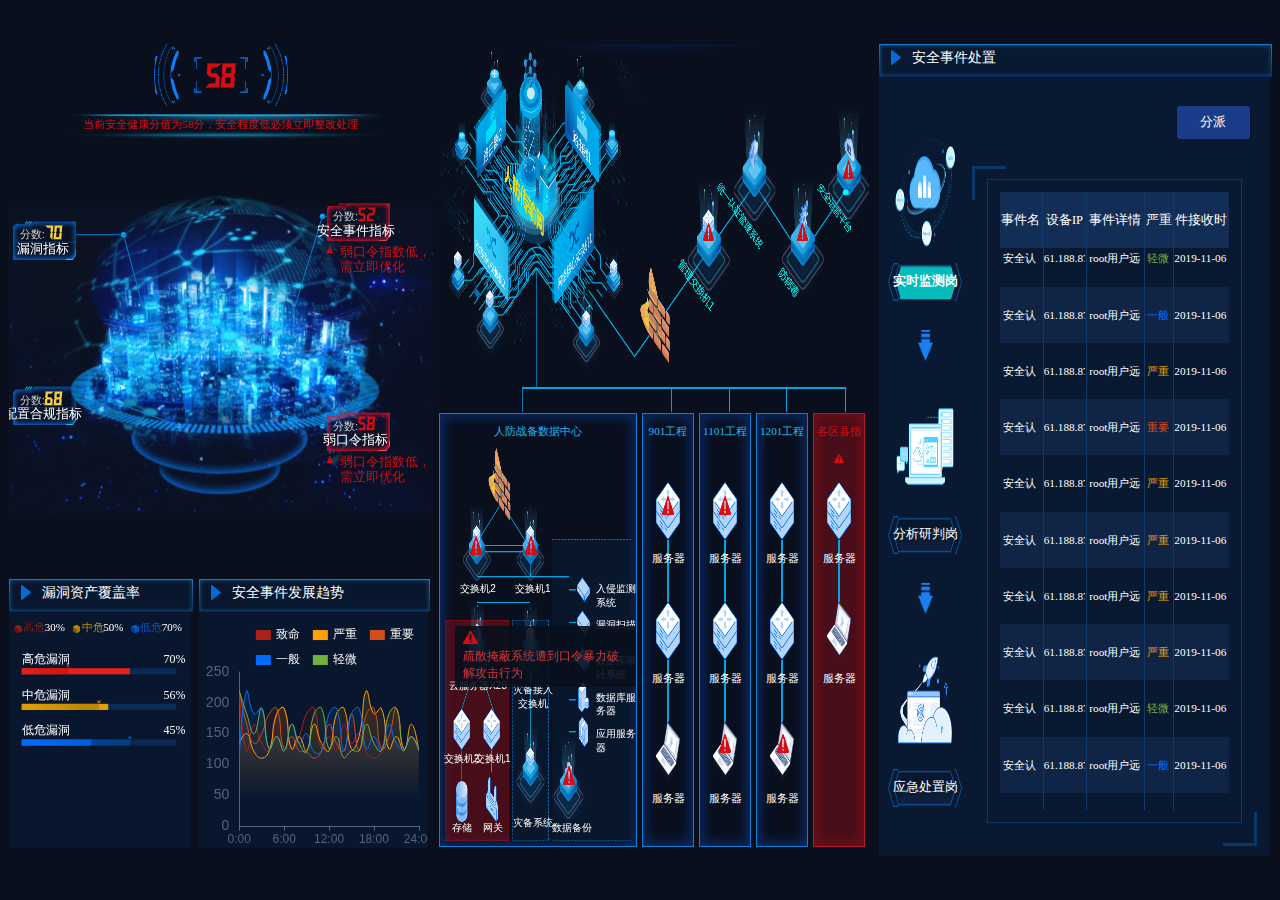
<file: project/maxNewWeb/index.html>
<!doctype html>
<html lang="en">
<head>
    <meta charset="UTF-8">
    <meta name="viewport" content="width=device-width, user-scalable=no, initial-scale=1.0, maximum-scale=1.0, minimum-scale=1.0">
    <meta http-equiv="X-UA-Compatible" content="ie=edge">
    <title>Document</title>
    <link rel="stylesheet" type="text/css" href="css/style.css"/>
    <script type="text/javascript" src="js/jquery.min.js"></script>
    <script type="text/javascript" src="js/echarts.min.js"></script>
    <script type="text/javascript" src="js/three.js"></script>
    <script type="text/javascript" src="js/style.js"></script>
</head>
<body>
<div class="container hideBox">
    <!--<div class="top">-->
    <!--<div class="logo">-->
    <!--<div class="logoCon">-->
    <!--<h2><img src="images/logo.png" alt=""></h2>-->
    <!--<h2>泰安市-基于大数据的智能化人口疏散掩蔽系统</h2>-->
    <!--</div>-->
    <!--</div>-->
    <!--<div class="time">-->
    <!--<ul>-->
    <!--<li>-->
    <!--<h2><span><img src="images/time01.png" alt=""></span></h2>-->
    <!--<h3>-->
    <!--<span>时间</span>-->
    <!--<p></p>-->
    <!--</h3>-->
    <!--</li>-->
    <!--</ul>-->
    <!--</div>-->
    <!--</div>-->
    <div class="main">
        <!--left-->
        <div class="mainLeft">
            <div class="middleBoxTitle">
                <div class="middleTopMCon">
                    <h2 class="wColor01">58</h2>
                    <!--<h3>当前安全健康分值58分，安全程度高可以保持现状</h3>-->
                    <h3 class="wColor01">当前安全健康分值为58分，安全程度低必须立即整改处理</h3>
                </div>
            </div>
            <div class="moddleTopCon">
                <div class="moddleTopMap">
                    <div id="earthMap" style="width: 100%;"></div>
                    <div id="earthMapData" style="width: 100%;"></div>
                </div>
            </div>
            <div class="mainLeft-bottom">
                <div class="mainLeft-bottom-con">
                    <div class="mainLeft-bottom01 mainBox-items">
                        <div class="title">
                            <h2><span><img src="images/tittleLeft.png" alt=""></span></h2>
                            <h3>漏洞资产覆盖率</h3>
                        </div>
                        <div id="mainB_01" style="width: 100%;"></div>
                    </div>
                    <div class="mainLeft-bottom02 mainBox-items">
                        <div class="title">
                            <h2><span><img src="images/tittleLeft.png" alt=""></span></h2>
                            <h3>安全事件发展趋势</h3>
                        </div>
                        <div id="mainB_02" style="width: 100%;"></div>
                    </div>
                    <div class="mainLeft-bottom03 mainBox-items">
                        <div class="title">
                            <h2><span><img src="images/tittleLeft.png" alt=""></span></h2>
                            <h3>配置合规资产覆盖率</h3>
                        </div>
                        <div id="mainB_03" style="width: 100%;">
                            <div id="mainB_02_01" style="width: 28%;"></div>
                            <div id="mainB_02_02" style="width: 38%;"></div>
                            <div id="mainB_02_03" style="width: 28%;"></div>
                        </div>
                    </div>
                    <div class="mainLeft-bottom04 mainBox-items">
                        <div class="title">
                            <h2><span><img src="images/tittleLeft.png" alt=""></span></h2>
                            <h3>资产弱口令统计</h3>
                        </div>
                        <div id="mainB_04" style="width: 100%;"></div>
                    </div>
                </div>
                <div class="mainLeft-bottom-btn mainLeft-bottom-btn-L"><img src="images/right_left.png" alt=""></div>
                <div class="mainLeft-bottom-btn mainLeft-bottom-btn-R"><img src="images/right_right.png" alt=""></div>
            </div>
        </div>
        <!--middle-->
        <div class="mainMiddle">
            <!--top-->
            <div class="mainMiddleTop"></div>
            <!--bottom-->
            <div class="mainMiddleBottom">
                <!--bottom-left-->
                <div class="mainMiddleBotLeft mainMiddleBotItem">
                    <div class="mainBTLTitle">人防战备数据中心</div>
                    <div id="mainBTLCanvas" style="width: 100%;"></div>
                    <div class="mainErrHover input" tabindex="1" data-focus="no">
                        <img src="images/hover.png" alt="">
                    </div>
                </div>
                <div class="mainMiddleBotRight">
                    <ul>
                        <li class="mainMiddleBotItem">
                            <div class="mainBTLTitle">901工程</div>
                            <div class="mainMiddleBTUlLi">
                                <h2><img src="images/box_f.png" alt=""></h2>
                                <h3>服务器</h3>
                                <h2><img src="images/box_f.png" alt=""></h2>
                                <h3>服务器</h3>
                                <h2><img src="images/box_d.png" alt=""></h2>
                                <h3 class="noneBGH3">服务器</h3>
                            </div>
                        </li>
                        <li class="mainMiddleBotItem">
                            <div class="mainBTLTitle">1101工程</div>
                            <div class="mainMiddleBTUlLi">
                                <h2><img src="images/box_f.png" alt=""></h2>
                                <h3>服务器</h3>
                                <h2><img src="images/box_f.png" alt=""></h2>
                                <h3>服务器</h3>
                                <h2><img src="images/box_d.png" alt=""></h2>
                                <h3 class="noneBGH3">服务器</h3>
                            </div>
                        </li>
                        <li class="mainMiddleBotItem">
                            <div class="mainBTLTitle">1201工程</div>
                            <div class="mainMiddleBTUlLi">
                                <h2><img src="images/box_f.png" alt=""></h2>
                                <h3>服务器</h3>
                                <h2><img src="images/box_f.png" alt=""></h2>
                                <h3>服务器</h3>
                                <h2><img src="images/box_d.png" alt=""></h2>
                                <h3 class="noneBGH3">服务器</h3>
                            </div>
                        </li>
                        <li class="mainMiddleBotItem" data-focus="no" tabindex="1">
                            <div class="mainBTLTitle">各区县指挥所</div>
                            <div class="mainMiddleBTUlLi">
                                <h2><img src="images/box_f.png" alt=""></h2>
                                <h3>服务器</h3>
                                <h2><img src="images/box_d.png" alt=""></h2>
                                <h3 class="noneBGH3">服务器</h3>
                            </div>
                            <div class="errorZhs input" tabindex="1" data-focus="no">
                                <img src="images/hover.png" alt="">
                            </div>
                        </li>
                    </ul>
                </div>
            </div>
        </div>
        <!--right-->
        <div class="mainRight">
            <div class="title">
                <h2><span><img src="images/tittleLeft.png" alt=""></span></h2>
                <h3>安全事件处置</h3>
            </div>
            <div class="mainRightCon">
                <div class="mainRightLeft">
                    <ul>
                        <li class="mainRightLeftActBg">
                            <h2><img src="images/safe01.png" alt=""></h2>
                            <h3>实时监测岗</h3>
                            <h4><img src="images/arrow.png" alt=""></h4>
                        </li>
                        <li>
                            <h2><img src="images/safe02.png" alt=""></h2>
                            <h3>分析研判岗</h3>
                            <h4><img src="images/arrow.png" alt=""></h4>
                        </li>
                        <li>
                            <h2><img src="images/safe03.png" alt=""></h2>
                            <h3>应急处置岗</h3>
                        </li>
                    </ul>
                </div>
                <div class="mainRightRight">
                    <ul>
                        <li>
                            <div class="mainRightRightTop">
                                <button>分派</button>
                            </div>
                            <div class="mainRightRightCon01">
                                <div class="mainRightRightCon01Con"></div>
                                <!--告警-->
                                <!--<div class="mainRightRightCon01Con" style="display: none;">-->
                                <!--<div class="mainRightRightCon01Title">-->
                                <!--<h2 style="width: 18.46%;">攻击IP</h2>-->
                                <!--<h2 style="width: 18.75%;">目标系统</h2>-->
                                <!--<h2 style="width: 24.8%;">攻击类型</h2>-->
                                <!--<h2 style="width: 12.11%;">攻击次数</h2>-->
                                <!--<h2 style="width: 24%;">攻击时间</h2>-->
                                <!--</div>-->
                                <!--<div class="mainRightRightCon01Table">-->
                                <!--<table border="0" cellpadding="0" cellspacing="0" class="warningTable" width="100%">-->
                                <!--<tbody>-->
                                <!--<tr>-->
                                <!--<td width="18.46%"><h2>10.10.3.111</h2></td>-->
                                <!--<td width="18.75%"><h2>疏散掩蔽系统</h2></td>-->
                                <!--<td width="24.8%"><h2>密码暴力破解</h2></td>-->
                                <!--<td width="12.2%"><h2>3000</h2></td>-->
                                <!--<td width="24%"><h2>2019-11-05 10:22:35</h2></td>-->
                                <!--</tr>-->
                                <!--</tbody>-->
                                <!--</table>-->
                                <!--</div>-->
                                <!--</div>-->
                                <!--无告警-->
                                <!--<div class="mainRightRightCon01Con">-->
                                <!--<div class="mainRightRightCon01Title">-->
                                <!--<h2 style="width: 18.46%;">事件名称</h2>-->
                                <!--<h2 style="width: 18.75%;">设备IP</h2>-->
                                <!--<h2 style="width: 24.8%;">事件详情</h2>-->
                                <!--<h2 style="width: 12.11%;">严重程度</h2>-->
                                <!--<h2 style="width: 24%;">事件接收时间</h2>-->
                                <!--</div>-->
                                <!--<div class="mainRightRightCon01Table">-->
                                <!--<table border="0" cellpadding="0" cellspacing="0" class="warningTable no_warningTable" width="100%">-->
                                <!--<tbody>-->
                                <!--<tr>-->
                                <!--<td width="18.46%"><h2>安全认证</h2></td>-->
                                <!--<td width="18.75%"><h2>61.188.87.208</h2></td>-->
                                <!--<td width="24.8%"><h2>root用户远程登录</h2></td>-->
                                <!--<td width="12.2%"><h2>严重</h2></td>-->
                                <!--<td width="24%"><h2>2019-11-06 16:49:03</h2></td>-->
                                <!--</tr>-->
                                <!--</tbody>-->
                                <!--</table>-->
                                <!--</div>-->
                                <!--</div>-->
                                <div class="warningBorder warningBorder01"><img src="images/warningBorder01.png" alt=""></div>
                                <div class="warningBorder warningBorder02"><img src="images/warningBorder02.png" alt=""></div>
                            </div>
                        </li>
                        <li>
                            <div class="mainRightRightTop">
                                <button>分派</button>
                            </div>
                            <div class="mainRightRightCon02">
                                <div class="mainRightRightCon02Top fxypBorder">
                                    <div class="mainRightRightCon02Title">研判过程</div>
                                    <div class="mainRightRightCon02topCon">
                                        <dl>
                                            <dd>
                                                <h2><img src="images/fxya01.png" alt=""></h2>
                                                <h3><span>发现服务器日志存在可疑连接请求记录</span></h3>
                                            </dd>
                                            <dd>
                                                <h2><img src="images/fxya01.png" alt=""></h2>
                                                <h3><span>发现服务器日志存在可疑连接请求记录</span></h3>
                                            </dd>
                                            <dd>
                                                <h2><img src="images/fxya01.png" alt=""></h2>
                                                <h3><span>发现服务器日志存在可疑连接请求记录</span></h3>
                                            </dd>
                                            <dd>
                                                <h2><img src="images/fxya01.png" alt=""></h2>
                                                <h3><span>发现服务器日志存在可疑连接请求记录</span></h3>
                                            </dd>
                                        </dl>
                                    </div>
                                </div>
                                <div class="mainRightRightCon02Bottom">
                                    <div class="mainRightRightCon02Left fxypBorder">
                                        <div class="mainRightRightCon02TitleBottom">研判结论</div>
                                        <div class="mainRightRightCon02LeftCon">
                                            <h2 class="strongEmBg01">
                                                <strong><em></em></strong>
                                                <span>发现服务器发起访问外网...</span>
                                            </h2>
                                            <h2 class="strongEmBg02">
                                                <strong><em></em></strong>
                                                <span>攻击者以10.10.3.111为跳板，在2019-11-09   10:22:35开始采用密码暴力破解工具，对疏散...</span>
                                            </h2>
                                            <h2 class="strongEmBg03">
                                                <strong><em></em></strong>
                                                <span>2019-11-09 10:45:35登录...；</span>
                                            </h2>
                                            <h2 class="strongEmBg03">
                                                <strong><em></em></strong>
                                                <span>2019-11-09 10:46:35执行CMD命令...</span>
                                            </h2>
                                        </div>
                                    </div>
                                    <div class="mainRightRightCon02Right fxypBorder">
                                        <div class="mainRightRightCon02TitleBottom">处置方案</div>
                                        <div class="mainRightRightCon02RightCon">
                                            <h3>
                                                <strong><em></em></strong>
                                                <span>1、重新启动中间件服务</span>
                                            </h3>
                                            <h3>
                                                <strong><em></em></strong>
                                                <span>2、修改疏散掩蔽系统服务器密码</span>
                                            </h3>
                                            <h3>
                                                <strong><em></em></strong>
                                                <span>3、对疏散掩蔽系统服务器进行安全风险排查</span>
                                            </h3>
                                        </div>
                                    </div>
                                </div>
                            </div>
                        </li>
                        <li>
                            <div class="mainRightRightTop">
                                <button>提报</button>
                            </div>
                            <div class="mainRightRightCon03 fxypBorder">
                                <div class="mainRightRightCon02TitleImg">
                                    <div class="mainRightRightCon02Title">安全事件处置报告</div>
                                </div>
                                <div class="mainRightRightCon03Con">
                                    <div class="mainRightRightCon03ConTitle">
                                        <em>报告主题：</em>
                                        <span>疏散掩蔽系统服务停止的事件处置报告</span>
                                    </div>
                                    <div class="mainRightRightCon03ConTitle">
                                        <em>报告人：</em>
                                        <span>张兵</span>
                                    </div>
                                    <div class="mainRightRightCon03ConTitle">
                                        <em>报告内容：</em>
                                        <span></span>
                                    </div>
                                    <div class="mainRightRightCon03ConText fxypBorder">
                                        <div class="mainRightRightCon03ConTextItem">
                                            <h3>处置对象：</h3>
                                            <h4>
                                                <p>疏散掩蔽系统服务器，IP地址：10.10.3.111</p>
                                            </h4>
                                        </div>
                                        <div class="mainRightRightCon03ConTextItem">
                                            <h3>处置人：</h3>
                                            <h4>
                                                <p>张兵、和希文、侯绪森</p>
                                            </h4>
                                        </div>
                                        <div class="mainRightRightCon03ConTextItem">
                                            <h3>处置时间：</h3>
                                            <h4>
                                                <p>2019-11-05 10点58分开始，11点05分结束</p>
                                            </h4>
                                        </div>
                                        <div class="mainRightRightCon03ConTextItem">
                                            <h3>处置方法：</h3>
                                            <h4>
                                                <p>1、修改疏散掩蔽系统服务器密码</p>
                                                <p>2、恢复系统中间件服务</p>
                                                <p>3、服务器全盘扫描，查找漏洞及木马</p>
                                                <p>4、修复漏洞、清除木马</p>
                                                <p>5、系统复测及验证</p>
                                            </h4>
                                        </div>
                                        <div class="mainRightRightCon03ConTextItem">
                                            <h3>下一步工作计划：</h3>
                                            <h4>
                                                <p>1、加强服务器密码管理</p>
                                                <p>2、对疏散掩蔽系统开发商提出口令加强技术措施</p>
                                                <p>3、加强服务器日常监测及巡检</p>
                                                <p>4、加强内网权限管理，控制接入内网许可</p>
                                            </h4>
                                        </div>
                                    </div>
                                </div>
                            </div>
                        </li>
                    </ul>
                </div>
            </div>
        </div>
    </div>
</div>
<!--人防战备数据中心弹窗-->
<div class="defense-data input fxypBorder" tabindex="0" data-focus="no">
    <!--<img src="images/defense-data.png" alt="">-->
    <!--临时div-->
    <!--<div class="hrefDiv"></div>-->
    <div class="defIrfame">
        <div class="defense-data-itmes">
            <div class="defense-data-itmesTitle">基于大数据的人口疏散掩蔽系统</div>
            <div class="defense-data-itmesCon">
                <ul class="defense-pop">
                    <li>
                        <h2><img src="images/defenseItems.png" alt=""></h2>
                        <h3>服务器</h3>
                        <h4>192.168.1.102</h4>
                    </li>
                    <li class="defenseError">
                        <h2><img src="images/defenseItems.png" alt=""></h2>
                        <h3>服务器</h3>
                        <h4>192.168.1.102</h4>
                    </li>
                    <li>
                        <h2><img src="images/defenseItems.png" alt=""></h2>
                        <h3>服务器</h3>
                        <h4>192.168.1.102</h4>
                    </li>
                    <li>
                        <h2><img src="images/defenseItems.png" alt=""></h2>
                        <h3>服务器</h3>
                        <h4>192.168.1.102</h4>
                    </li>
                    <li>
                        <h2><img src="images/defenseItems.png" alt=""></h2>
                        <h3>服务器</h3>
                        <h4>192.168.1.102</h4>
                    </li>
                    <li>
                        <h2><img src="images/defenseItems.png" alt=""></h2>
                        <h3>服务器</h3>
                        <h4>192.168.1.102</h4>
                    </li>
                    <li class="defenseError">
                        <h2><img src="images/defenseItems.png" alt=""></h2>
                        <h3>服务器</h3>
                        <h4>192.168.1.102</h4>
                    </li>
                </ul>
                <div class="defense-data-itmesBtn defense-data-itmesBtnL"></div>
                <div class="defense-data-itmesBtn defense-data-itmesBtnR"></div>
            </div>
        </div>
        <div class="defense-data-itmes">
            <div class="defense-data-itmesTitle">综合运维管理系统</div>
            <div class="defense-data-itmesCon">
                <ul class="defense-pop">
                    <li>
                        <h2><img src="images/defenseItems.png" alt=""></h2>
                        <h3>服务器</h3>
                        <h4>192.168.1.102</h4>
                    </li>
                    <li>
                        <h2><img src="images/defenseItems.png" alt=""></h2>
                        <h3>服务器</h3>
                        <h4>192.168.1.102</h4>
                    </li>
                    <li class="defenseError">
                        <h2><img src="images/defenseItems.png" alt=""></h2>
                        <h3>服务器</h3>
                        <h4>192.168.1.102</h4>
                    </li>
                    <li>
                        <h2><img src="images/defenseItems.png" alt=""></h2>
                        <h3>服务器</h3>
                        <h4>192.168.1.102</h4>
                    </li>
                    <li>
                        <h2><img src="images/defenseItems.png" alt=""></h2>
                        <h3>服务器</h3>
                        <h4>192.168.1.102</h4>
                    </li>
                    <li>
                        <h2><img src="images/defenseItems.png" alt=""></h2>
                        <h3>服务器</h3>
                        <h4>192.168.1.102</h4>
                    </li>
                    <li>
                        <h2><img src="images/defenseItems.png" alt=""></h2>
                        <h3>服务器</h3>
                        <h4>192.168.1.102</h4>
                    </li>
                </ul>
                <div class="defense-data-itmesBtn defense-data-itmesBtnL"></div>
                <div class="defense-data-itmesBtn defense-data-itmesBtnR"></div>
            </div>
        </div>
        <div class="defense-data-itmes">
            <div class="defense-data-itmesTitle">可视化调度系统</div>
            <div class="defense-data-itmesCon">
                <ul class="defense-pop">
                    <li>
                        <h2><img src="images/defenseItems.png" alt=""></h2>
                        <h3>服务器</h3>
                        <h4>192.168.1.102</h4>
                    </li>
                    <li>
                        <h2><img src="images/defenseItems.png" alt=""></h2>
                        <h3>服务器</h3>
                        <h4>192.168.1.102</h4>
                    </li>
                    <li>
                        <h2><img src="images/defenseItems.png" alt=""></h2>
                        <h3>服务器</h3>
                        <h4>192.168.1.102</h4>
                    </li>
                    <li>
                        <h2><img src="images/defenseItems.png" alt=""></h2>
                        <h3>服务器</h3>
                        <h4>192.168.1.102</h4>
                    </li>
                    <li>
                        <h2><img src="images/defenseItems.png" alt=""></h2>
                        <h3>服务器</h3>
                        <h4>192.168.1.102</h4>
                    </li>
                    <li>
                        <h2><img src="images/defenseItems.png" alt=""></h2>
                        <h3>服务器</h3>
                        <h4>192.168.1.102</h4>
                    </li>
                    <li>
                        <h2><img src="images/defenseItems.png" alt=""></h2>
                        <h3>服务器</h3>
                        <h4>192.168.1.102</h4>
                    </li>
                </ul>
                <div class="defense-data-itmesBtn defense-data-itmesBtnL"></div>
                <div class="defense-data-itmesBtn defense-data-itmesBtnR"></div>
            </div>
        </div>
        <div class="defense-data-itmes">
            <div class="defense-data-itmesTitle">指挥调度系统</div>
            <div class="defense-data-itmesCon">
                <ul class="defense-pop">
                    <li>
                        <h2><img src="images/defenseItems.png" alt=""></h2>
                        <h3>服务器</h3>
                        <h4>192.168.1.102</h4>
                    </li>
                    <li>
                        <h2><img src="images/defenseItems.png" alt=""></h2>
                        <h3>服务器</h3>
                        <h4>192.168.1.102</h4>
                    </li>
                    <li>
                        <h2><img src="images/defenseItems.png" alt=""></h2>
                        <h3>服务器</h3>
                        <h4>192.168.1.102</h4>
                    </li>
                    <li>
                        <h2><img src="images/defenseItems.png" alt=""></h2>
                        <h3>服务器</h3>
                        <h4>192.168.1.102</h4>
                    </li>
                    <li>
                        <h2><img src="images/defenseItems.png" alt=""></h2>
                        <h3>服务器</h3>
                        <h4>192.168.1.102</h4>
                    </li>
                    <li>
                        <h2><img src="images/defenseItems.png" alt=""></h2>
                        <h3>服务器</h3>
                        <h4>192.168.1.102</h4>
                    </li>
                    <li>
                        <h2><img src="images/defenseItems.png" alt=""></h2>
                        <h3>服务器</h3>
                        <h4>192.168.1.102</h4>
                    </li>
                </ul>
                <div class="defense-data-itmesBtn defense-data-itmesBtnL"></div>
                <div class="defense-data-itmesBtn defense-data-itmesBtnR"></div>
            </div>
        </div>
    </div>
</div>
<!--人防战备数据中心弹窗内的提示框-->
<div class="warningTips">
    <h3><img src="images/error-arrow.png" alt=""></h3>
    <div class="warningTipsCon">
        <h2><img src="images/error-arrowImportant.png" alt=""></h2>
        <span>人口疏散掩蔽系统（10.10.3.111）遭到口令暴力破解攻击行为</span>
        <div class="clear"></div>
    </div>
</div>
<!--各县区指挥所弹窗-->
<div class="gxqzhs input fxypBorder" tabindex="0" data-focus="no">
    <!--<img src="images/gzhs.png" alt="">-->
    <div class="defIrfame">
        <div class="gxqzhs-data-itmes">
            <div class="defense-data-itmesTitle">肥城市人防办</div>
            <div class="defense-data-itmesCon">
                <ul class="gxqzhs-pop">
                    <li>
                        <h2><img src="images/box_f.png" alt=""></h2>
                        <h3>交换机</h3>
                        <h4><img src="images/server-arrow.png" alt=""></h4>
                        <h5><img src="images/box_d.png" alt=""></h5>
                        <h6>终端</h6>
                    </li>
                </ul>
                <div class="defense-data-itmesBtn defense-data-itmesBtnL"></div>
                <div class="defense-data-itmesBtn defense-data-itmesBtnR"></div>
            </div>
        </div>
        <div class="gxqzhs-data-itmes">
            <div class="defense-data-itmesTitle">岱岳区人防办</div>
            <div class="defense-data-itmesCon">
                <ul class="gxqzhs-pop">
                    <li>
                        <h2><img src="images/box_f.png" alt=""></h2>
                        <h3>交换机</h3>
                        <h4><img src="images/server-arrow.png" alt=""></h4>
                        <h5><img src="images/box_d.png" alt=""></h5>
                        <h6>终端</h6>
                    </li>
                </ul>
                <div class="defense-data-itmesBtn defense-data-itmesBtnL"></div>
                <div class="defense-data-itmesBtn defense-data-itmesBtnR"></div>
            </div>
        </div>
        <div class="gxqzhs-data-itmes">
            <div class="defense-data-itmesTitle">东平县人防办</div>
            <div class="defense-data-itmesCon">
                <ul class="gxqzhs-pop">
                    <li>
                        <h2><img src="images/box_f.png" alt=""></h2>
                        <h3>交换机</h3>
                        <h4><img src="images/server-arrow.png" alt=""></h4>
                        <h5><img src="images/box_d.png" alt=""></h5>
                        <h6>终端</h6>
                    </li>
                </ul>
                <div class="defense-data-itmesBtn defense-data-itmesBtnL"></div>
                <div class="defense-data-itmesBtn defense-data-itmesBtnR"></div>
            </div>
        </div>
        <div class="gxqzhs-data-itmes">
            <div class="defense-data-itmesTitle">宁阳县人防办</div>
            <div class="defense-data-itmesCon">
                <ul class="gxqzhs-pop">
                    <li>
                        <h2><img src="images/box_f.png" alt=""></h2>
                        <h3>交换机</h3>
                        <h4><img src="images/server-arrow.png" alt=""></h4>
                        <h5><img src="images/box_d.png" alt=""></h5>
                        <h6>终端</h6>
                    </li>
                </ul>
                <div class="defense-data-itmesBtn defense-data-itmesBtnL"></div>
                <div class="defense-data-itmesBtn defense-data-itmesBtnR"></div>
            </div>
        </div>
        <div class="gxqzhs-data-itmes">
            <div class="defense-data-itmesTitle">新泰市人防办</div>
            <div class="defense-data-itmesCon">
                <ul class="gxqzhs-pop">
                    <li>
                        <h2><img src="images/box_f.png" alt=""></h2>
                        <h3>交换机</h3>
                        <h4><img src="images/server-arrow.png" alt=""></h4>
                        <h5><img src="images/box_d.png" alt=""></h5>
                        <h6>终端</h6>
                    </li>
                </ul>
                <div class="defense-data-itmesBtn defense-data-itmesBtnL"></div>
                <div class="defense-data-itmesBtn defense-data-itmesBtnR"></div>
            </div>
        </div>
    </div>
</div>
<script type="text/javascript">
    $(function () {
        // 安全健康指数
        var arr01 = [
            {text: "漏洞指标", val: 70},
            {text: "配置合规指标", val: 68},
            {text: "安全事件指标", val: 52},
            {text: "弱口令指标", val: 58}
        ];
        var arr01_hover = [
            {text: "漏洞指标", val: 20},
            {text: "配置合规指标", val: 68},
            {text: "安全事件指标", val: 52},
            {text: "弱口令指标", val: 58}
        ];
        OverallNetworkHealthIndex(arr01);

        // 漏洞资产覆盖率
        var arr02 = [
            {
                Loophole: ["高危漏洞", 70],
                benchmark: ["基准值", 30]
            },
            {
                Loophole: ["中危漏洞", 56],
                benchmark: ["基准值", 50]
            },
            {
                Loophole: ["低危漏洞", 45],
                benchmark: ["基准值", 70]
            }
        ];
        var arr02_hover = [
            {
                Loophole: ["高危漏洞", 60],
                benchmark: ["基准值", 30]
            },
            {
                Loophole: ["中危漏洞", 30],
                benchmark: ["基准值", 50]
            },
            {
                Loophole: ["低危漏洞", 45],
                benchmark: ["基准值", 70]
            }
        ];
        mainB_01Echart(arr02);

        // 安全事件发展趋势
        var arr03 = {
            time: ["0:00", "1:00", "2:00", "3:00", "4:00", "5:00", "6:00", "7:00", "8:00", "9:00", "10:00", "11:00", "12:00", "13:00", "14:00", "15:00", "16:00", "17:00", "18:00", "19:00", "20:00", "21:00", "22:00", "23:00", "24:00"],
            value: [
                {
                    name: '致命',
                    data: [220, 122, 165, 134, 122, 182, 191, 125, 145, 182, 191, 125, 145, 122, 165, 134, 150, 120, 110, 122, 182, 191, 125, 145, 122]
                },
                {
                    name: '严重',
                    data: [134, 150, 120, 110, 122, 182, 191, 125, 145, 122, 165, 134, 122, 182, 191, 125, 145, 220, 182, 191, 125, 145, 122, 165, 122]
                },
                {
                    name: '重要',
                    data: [220, 165, 134, 150, 182, 191, 125, 145, 122, 120, 110, 122, 165, 134, 122, 182, 122, 182, 191, 125, 145, 191, 125, 145, 122]
                },
                {
                    name: '一般',
                    data: [110, 220, 182, 191, 125, 145, 122, 165, 134, 150, 120, 122, 182, 191, 122, 182, 191, 125, 145, 122, 165, 134, 125, 145, 122]
                },
                {
                    name: '轻微',
                    data: [220, 182, 150, 191, 125, 145, 122, 165, 134, 120, 182, 191, 125, 145, 110, 122, 122, 165, 134, 122, 182, 191, 125, 145, 122]
                }
            ]
        };
        var arr03_hover = {
            time: ["0:00", "1:00", "2:00", "3:00", "4:00", "5:00", "6:00", "7:00", "8:00", "9:00", "10:00", "11:00", "12:00", "13:00", "14:00", "15:00", "16:00", "17:00", "18:00", "19:00", "20:00", "21:00", "22:00", "23:00", "24:00"],
            value: [
                {
                    name: '致命',
                    data: [1000, 122, 165, 134, 122, 182, 191, 125, 145, 182, 191, 125, 145, 122, 165, 134, 150, 120, 110, 122, 182, 191, 125, 145, 122]
                },
                {
                    name: '严重',
                    data: [134, 150, 120, 110, 122, 182, 191, 125, 145, 122, 165, 134, 122, 182, 191, 125, 145, 220, 182, 191, 125, 145, 122, 165, 122]
                },
                {
                    name: '重要',
                    data: [220, 165, 134, 150, 182, 191, 125, 145, 122, 120, 110, 122, 165, 134, 122, 182, 122, 182, 191, 125, 145, 191, 125, 145, 122]
                },
                {
                    name: '一般',
                    data: [110, 220, 182, 191, 125, 145, 122, 165, 134, 150, 120, 122, 182, 191, 122, 182, 191, 125, 145, 122, 165, 134, 125, 145, 122]
                },
                {
                    name: '轻微',
                    data: [220, 182, 150, 191, 125, 145, 122, 165, 134, 120, 182, 191, 125, 145, 110, 122, 122, 165, 134, 122, 182, 191, 125, 145, 122]
                }
            ]
        };
        mainB_05_01(arr03);

        // 配置合规资产覆盖率
        var arr04 = [
            {
                Irregularities: ["中危不合规项", 65],
                benchmark: ["中危漏洞基准值", 50]
            },
            {
                Irregularities: ["高危不合规项", 70],
                benchmark: ["高危漏洞基准值", 30]
            },
            {
                Irregularities: ["低危不合规项", 31],
                benchmark: ["低危漏洞基准值", 30]
            }
        ];
        var arr04_hover = [
            {
                Irregularities: ["中危不合规项", 30],
                benchmark: ["中危漏洞基准值", 50]
            },
            {
                Irregularities: ["高危不合规项", 10],
                benchmark: ["高危漏洞基准值", 30]
            },
            {
                Irregularities: ["低危不合规项", 31],
                benchmark: ["低危漏洞基准值", 30]
            }
        ];
        mainB_02Echart(arr04);

        // 资产弱口令统计
        var arr05 = [
            ['高', 88],
            ['中高', 60],
            ['中', 40],
            ['中低', 20],
            ['低', 65]
        ];
        var arr05_hover = [
            ['高', 90],
            ['中高', 20],
            ['中', 40],
            ['中低', 20],
            ['低', 65]
        ];
        mainB_03_01(arr05);

        // 人防战备数据中心
        var arr06 = {
            title: ['交换机2', '交换机1'],
            serverLeft: ['云服务器X28', '交换机2', '存储', '交换机1', '网关'],
            serverRight: ['灾备接入交换机', '灾备系统'],
            serverList: {
                title: "数据备份",
                list: ['入侵监测系统', '漏洞扫描', '数据库审计系统', '数据库服务器', '应用服务器']
            }
        };
        prepareData(arr06, '0');
        // 各区县指挥所
        engineeringModule('0');
        // 安全事件
        securityIncidents();
        // 实时监测岗
        // 有告警
        var arr7 = {
            title: ['攻击IP', '目标系统', '攻击类型', '攻击次数', '攻击时间'],
            data: [
                ['10.10.3.111', '疏散掩蔽系统', '密码暴力破解', '3000', '2019-11-05 10:22:35', {degree: 0}],
                ['10.10.3.111', '疏散掩蔽系统', '密码暴力破解', '3000', '2019-11-05 10:22:35', {degree: 0}],
                ['10.10.3.111', '疏散掩蔽系统', '密码暴力破解', '3000', '2019-11-05 10:22:35', {degree: 0}],
                ['10.10.3.111', '疏散掩蔽系统', '密码暴力破解', '3000', '2019-11-05 10:22:35', {degree: 0}],
                ['10.10.3.111', '疏散掩蔽系统', '密码暴力破解', '3000', '2019-11-05 10:22:35', {degree: 0}],
                ['10.10.3.111', '疏散掩蔽系统', '密码暴力破解', '3000', '2019-11-05 10:22:35', {degree: 0}],
                ['10.10.3.111', '疏散掩蔽系统', '密码暴力破解', '3000', '2019-11-05 10:22:35', {degree: 0}],
                ['10.10.3.111', '疏散掩蔽系统', '密码暴力破解', '3000', '2019-11-05 10:22:35', {degree: 0}],
                ['10.10.3.111', '疏散掩蔽系统', '密码暴力破解', '3000', '2019-11-05 10:22:35', {degree: 0}],
                ['10.10.3.111', '疏散掩蔽系统', '密码暴力破解', '3000', '2019-11-05 10:22:35', {degree: 0}]
            ]
        };
        // 无告警
        var arr8 = {
            title: ['事件名称', '设备IP', '事件详情', '严重程度', '件接收时间'],
            data: [
                ['安全认证', '61.188.87.208', 'root用户远程登录', '轻微', '2019-11-06 16:49:03', {degree: 1}],
                ['安全认证', '61.188.87.208', 'root用户远程登录', '一般', '2019-11-06 16:49:03', {degree: 2}],
                ['安全认证', '61.188.87.208', 'root用户远程登录', '严重', '2019-11-06 16:49:03', {degree: 3}],
                ['安全认证', '61.188.87.208', 'root用户远程登录', '重要', '2019-11-06 16:49:03', {degree: 4}],
                ['安全认证', '61.188.87.208', 'root用户远程登录', '严重', '2019-11-06 16:49:03', {degree: 3}],
                ['安全认证', '61.188.87.208', 'root用户远程登录', '严重', '2019-11-06 16:49:03', {degree: 3}],
                ['安全认证', '61.188.87.208', 'root用户远程登录', '严重', '2019-11-06 16:49:03', {degree: 3}],
                ['安全认证', '61.188.87.208', 'root用户远程登录', '严重', '2019-11-06 16:49:03', {degree: 3}]
            ]
        };
        rightScroll(arr8, '1');
        // 左侧服务器弹窗警告
        $(".defense-data .defense-data-itmes").each(function () {
            $(this).find('ul li').each(function () {
                $(this).click(function () {
                    // ajax,当前点击的服务器对应的数据列表
                    popWarning(arr7, '0');
                });
            });
        });
        // 左侧服务器弹窗警告提示框
        warningTips();
        // 告警标志
        var arr9 = {
            // 告警state=0
            // 人防传输网
            transportnetwork: [
                {index: 0, ip: "192.168.1.102", state: '0'},
                {index: 1, ip: "192.168.1.102", state: '0'},
                {index: 2, ip: "192.168.1.102", state: '1'},
                {index: 3, ip: "192.168.1.102", state: '0'},
                {index: 4, ip: "192.168.1.102", state: '1'},
                {index: 5, ip: "192.168.1.102", state: '1'},
                {index: 6, ip: "192.168.1.102", state: '1'},
                {index: 7, ip: "192.168.1.102", state: '1'}
            ],
            // 人防战备数据中心
            dataCenter: [
                {index: 0, ip: "192.168.1.102", state: '0'},
                {index: 1, ip: "192.168.1.102", state: '0'},
                {index: 2, ip: "192.168.1.102", state: '1'},
                {index: 3, ip: "192.168.1.102", state: '1'},
                {index: 4, ip: "192.168.1.102", state: '1'},
                {index: 5, ip: "192.168.1.102", state: '1'},
                {index: 6, ip: "192.168.1.102", state: '1'},
                {index: 7, ip: "192.168.1.102", state: '1'},
                {index: 8, ip: "192.168.1.102", state: '1'},
                {index: 9, ip: "192.168.1.102", state: '0'}
            ],
            // 901工程
            engineering911: [
                {index: 0, ip: "192.168.1.102", state: '0'},
                {index: 1, ip: "192.168.1.102", state: '1'},
                {index: 2, ip: "192.168.1.102", state: '1'}
            ],
            // 1101工程
            engineering1101: [
                {index: 0, ip: "192.168.1.102", state: '0'},
                {index: 1, ip: "192.168.1.102", state: '1'},
                {index: 2, ip: "192.168.1.102", state: '0'}
            ],
            // 1201工程
            engineering1201: [
                {index: 0, ip: "192.168.1.102", state: '1'},
                {index: 1, ip: "192.168.1.102", state: '1'},
                {index: 2, ip: "192.168.1.102", state: '0'}
            ],
            // 各区县指挥所
            commandPost: [
                {index: 0, ip: "192.168.1.102", state: '1'},
                {index: 1, ip: "192.168.1.102", state: '1'}
            ]
        };
        var arr9_hover = {
            // 告警state=0
            // 人防传输网
            transportnetwork: [
                {index: 0, ip: "192.168.1.102", state: '1'},
                {index: 1, ip: "192.168.1.102", state: '1'},
                {index: 2, ip: "192.168.1.102", state: '1'},
                {index: 3, ip: "192.168.1.102", state: '1'},
                {index: 4, ip: "192.168.1.102", state: '0'},
                {index: 5, ip: "192.168.1.102", state: '0'},
                {index: 6, ip: "192.168.1.102", state: '0'},
                {index: 7, ip: "192.168.1.102", state: '0'}
            ],
            // 人防战备数据中心
            dataCenter: [
                {index: 0, ip: "192.168.1.102", state: '0'},
                {index: 1, ip: "192.168.1.102", state: '0'},
                {index: 2, ip: "192.168.1.102", state: '1'},
                {index: 3, ip: "192.168.1.102", state: '1'},
                {index: 4, ip: "192.168.1.102", state: '1'},
                {index: 5, ip: "192.168.1.102", state: '1'},
                {index: 6, ip: "192.168.1.102", state: '1'},
                {index: 7, ip: "192.168.1.102", state: '1'},
                {index: 8, ip: "192.168.1.102", state: '1'},
                {index: 9, ip: "192.168.1.102", state: '0'}
            ],
            // 901工程
            engineering911: [
                {index: 0, ip: "192.168.1.102", state: '0'},
                {index: 1, ip: "192.168.1.102", state: '1'},
                {index: 2, ip: "192.168.1.102", state: '1'}
            ],
            // 1101工程
            engineering1101: [
                {index: 0, ip: "192.168.1.102", state: '0'},
                {index: 1, ip: "192.168.1.102", state: '1'},
                {index: 2, ip: "192.168.1.102", state: '0'}
            ],
            // 1201工程
            engineering1201: [
                {index: 0, ip: "192.168.1.102", state: '1'},
                {index: 1, ip: "192.168.1.102", state: '1'},
                {index: 2, ip: "192.168.1.102", state: '0'}
            ],
            // 各区县指挥所
            commandPost: [
                {index: 0, ip: "192.168.1.102", state: '1'},
                {index: 1, ip: "192.168.1.102", state: '1'}
            ]
        };
        warningSign(arr9, function (data) {
            // ajax,当前点击的服务器对应的数据列表
            popWarning(arr7, '0');
            console.log(data);
        });
    });
</script>
</body>
</html>
</file>
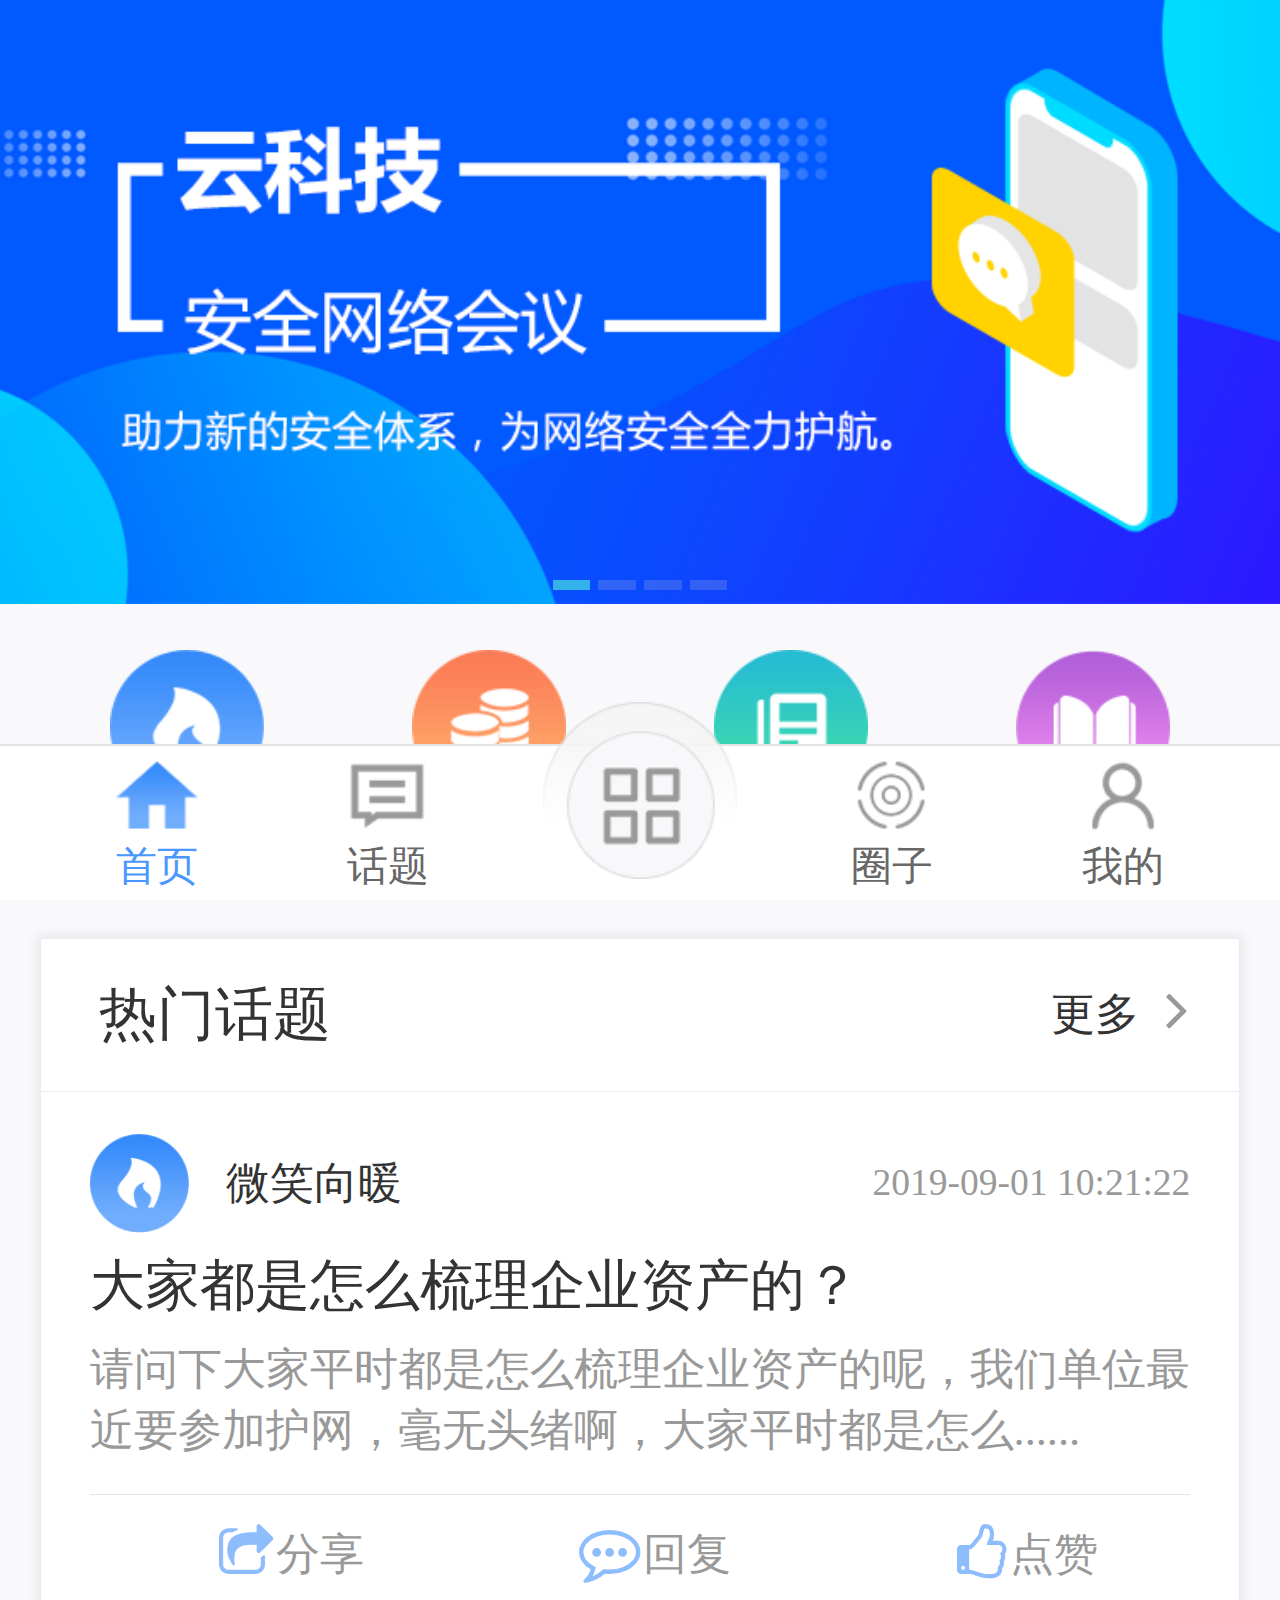
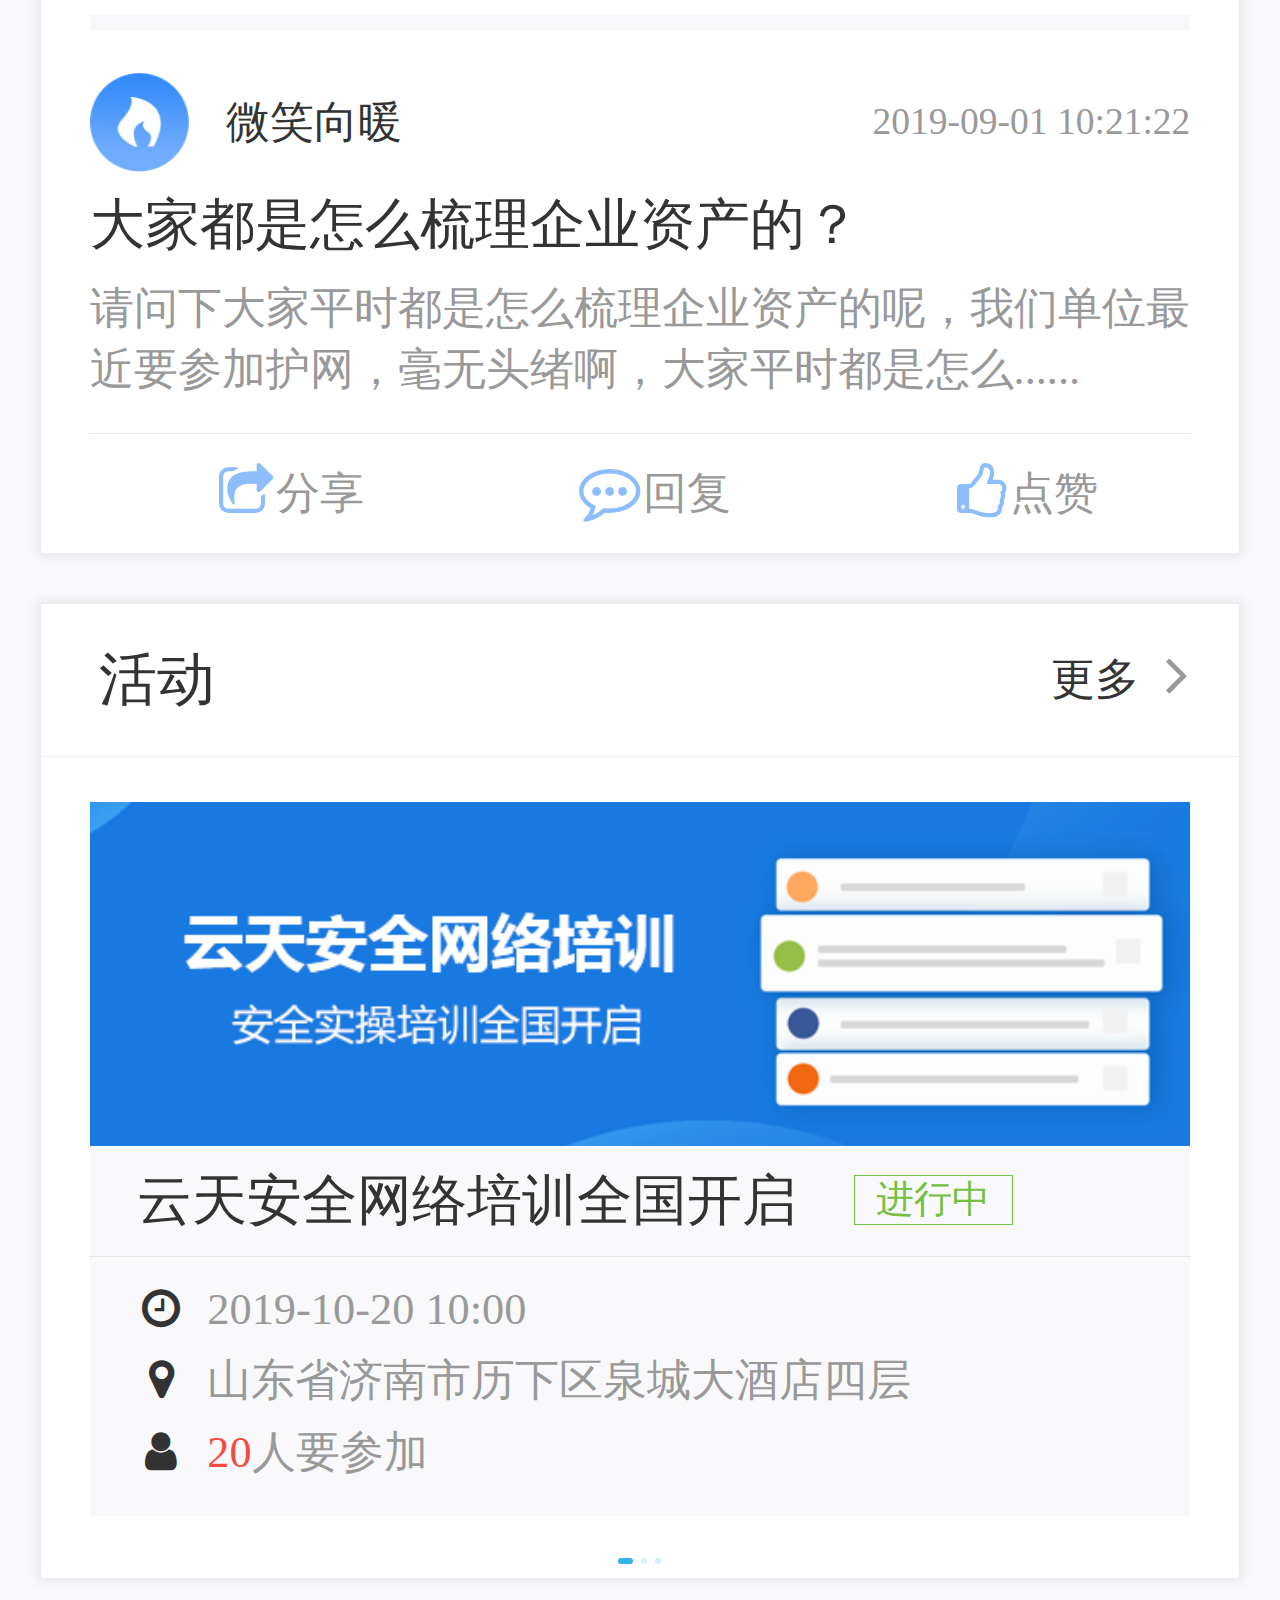
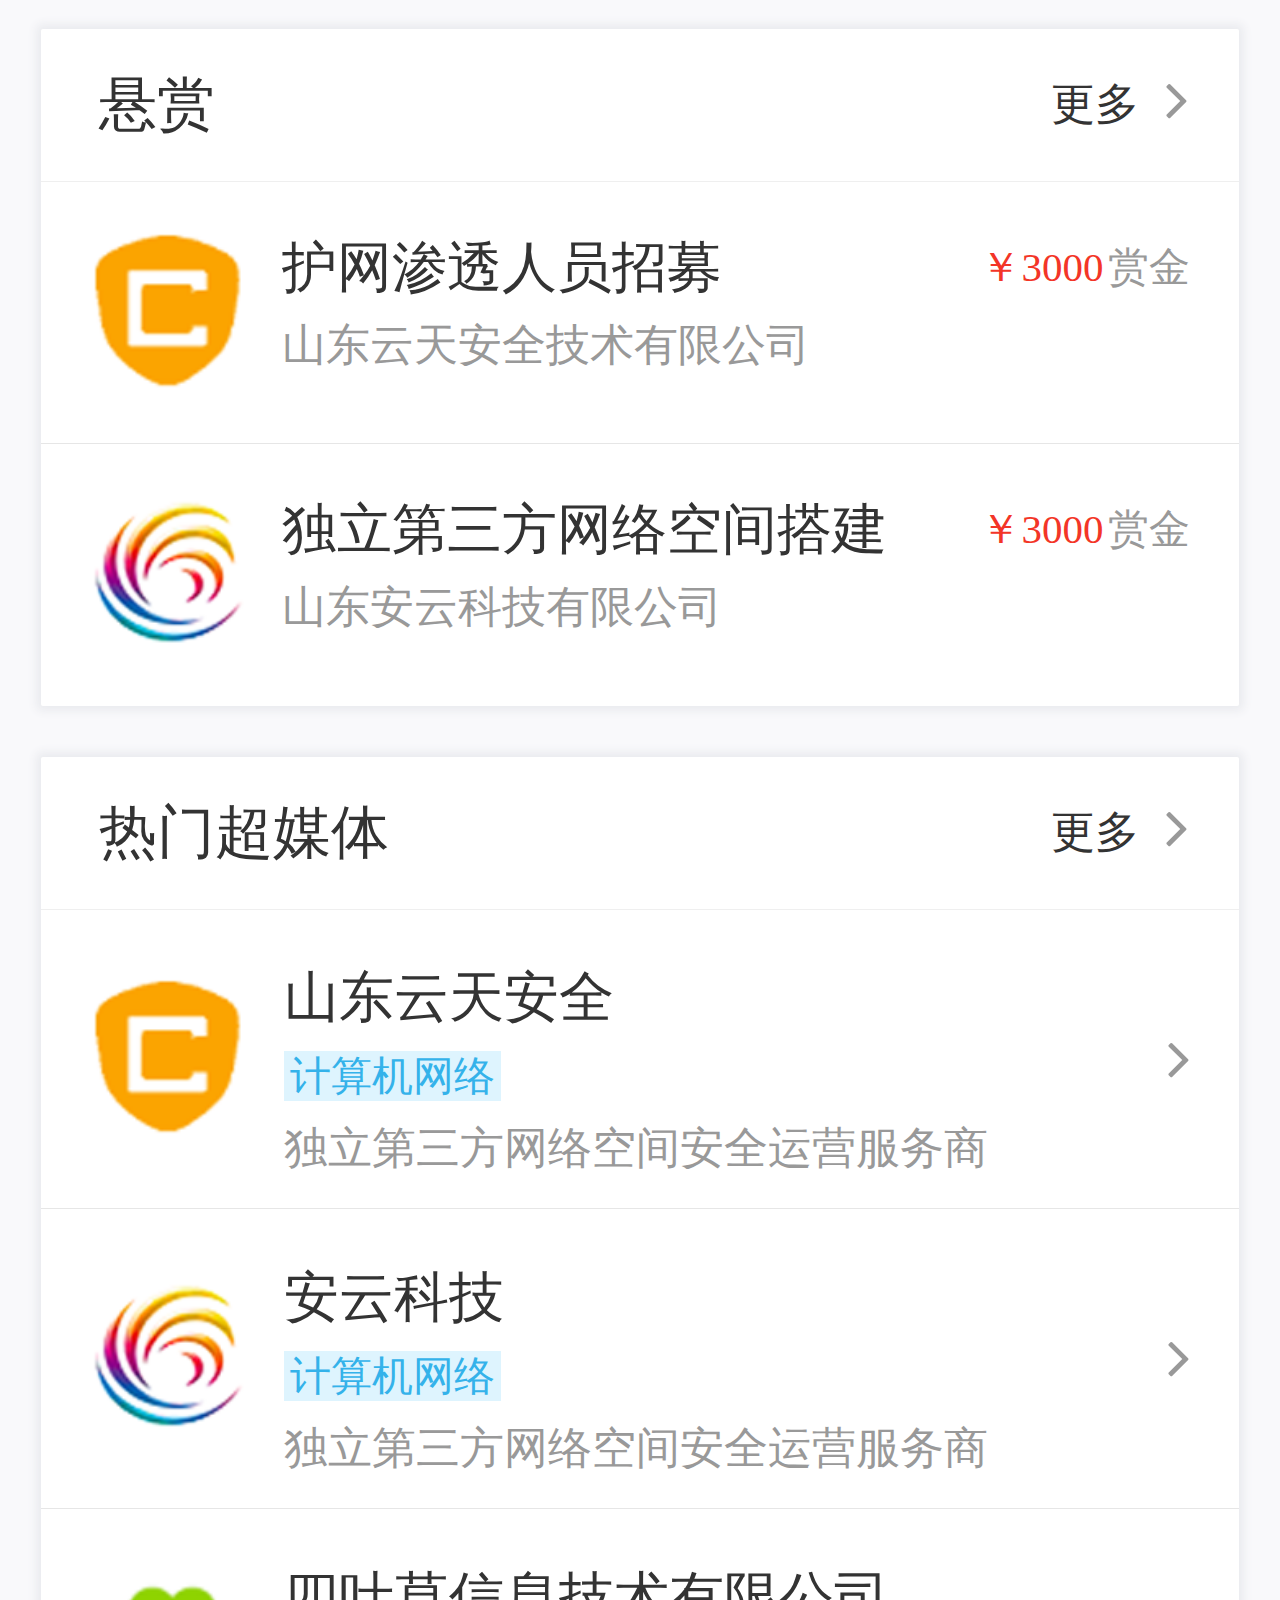
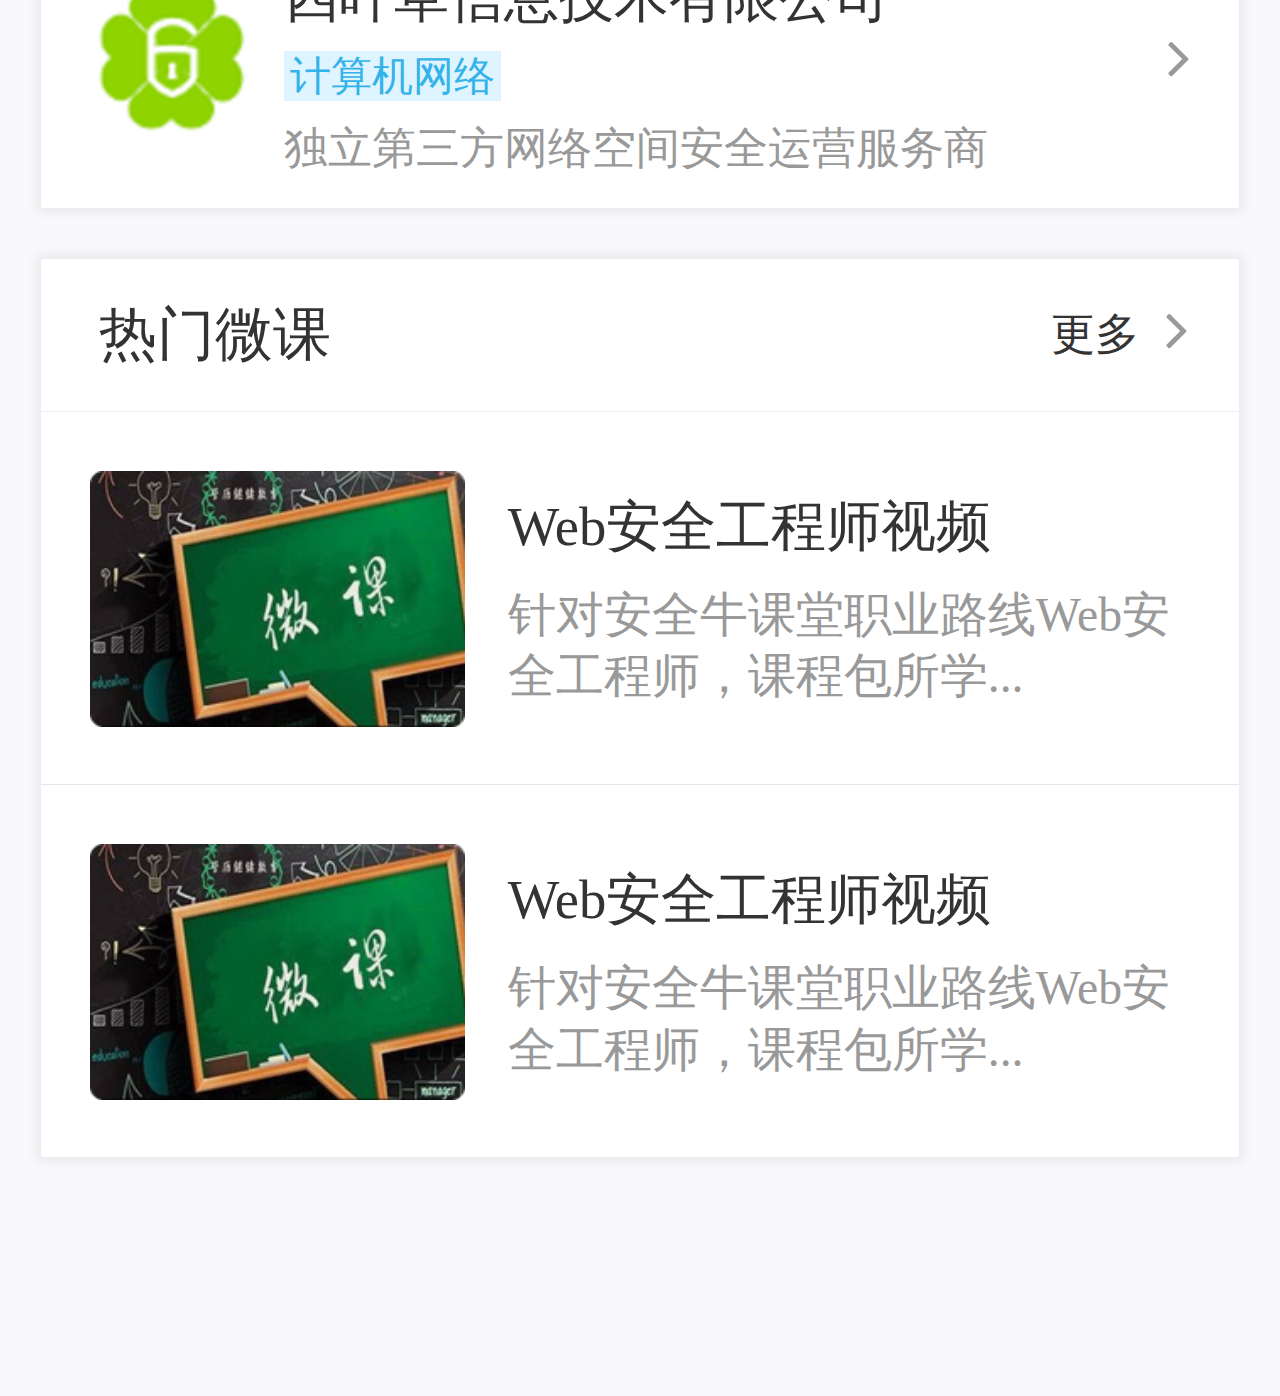
<file: project/Mobile/index.html>
<!doctype html>
<html lang="en">
<head>
    <meta charset="UTF-8">
    <meta name="viewport" content="width=device-width, user-scalable=no, initial-scale=1.0, maximum-scale=1.0, minimum-scale=1.0">
    <meta http-equiv="X-UA-Compatible" content="ie=edge">
    <title>Document</title>
    <link rel="stylesheet" type="text/css" href="css/swiper.min.css"/>
    <link rel="stylesheet" type="text/css" href="css/style.css"/>
    <link rel="stylesheet" type="text/css" href="css/font-awesome-4.7.0/css/font-awesome.min.css"/>
    <script type="text/javascript" src="js/jquery.min.js"></script>
    <script type="text/javascript" src="js/swiper.min.js"></script>
    <script type="text/javascript" src="js/style.js"></script>
</head>
<body>
<!--banner-->
<div class="swiper-container swiper-first-Indexes">
    <div class="swiper-wrapper">
        <div class="swiper-slide"><img src="images/banner01.png" alt=""></div>
        <div class="swiper-slide"><img src="images/banner01.png" alt=""></div>
        <div class="swiper-slide"><img src="images/banner01.png" alt=""></div>
        <div class="swiper-slide"><img src="images/banner01.png" alt=""></div>
    </div>
    <div class="swiper-pagination swiper-first-pagination"></div>
</div>
<!--nav-->
<div class="sl-nav hideBox">
    <div class="items">
        <div class="md-4">
            <a href="活动.html">
                <h2><img src="images/sl_nav01.png" alt=""></h2>
                <p>活动</p>
            </a>
        </div>
        <div class="md-4">
            <a href="悬赏.html">
                <h2><img src="images/sl_nav02.png" alt=""></h2>
                <p>悬赏</p>
            </a>
        </div>
        <div class="md-4">
            <a href="暂未开放.html">
                <h2><img src="images/sl_nav03.png" alt=""></h2>
                <p>超媒体</p>
            </a>
        </div>
        <div class="md-4">
            <a href="暂未开放.html">
                <h2><img src="images/sl_nav04.png" alt=""></h2>
                <p>微课</p>
            </a>
        </div>
    </div>
</div>
<!--热门话题-->
<div class="sl-box hideBox">
    <div class="sl-title">
        <h2>热门话题</h2>
        <p><a href="话题.html"><span>更多</span><i class="fa fa-angle-right"></i></a></p>
    </div>
    <div class="sl-box-con sl-box-rmht">
        <div class="sl-box-rmht-line"></div>
        <div class="sl-box-con-title">
            <h2>
                <i><img src="images/sl_nav01.png" alt=""></i>
                <span>微笑向暖</span>
            </h2>
            <h3>2019-09-01 10:21:22</h3>
        </div>
        <a href="话题详情.html">
            <div class="sl-box-rmht-tite">大家都是怎么梳理企业资产的？</div>
            <div class="sl-box-text">请问下大家平时都是怎么梳理企业资产的呢，我们单位最近要参加护网，毫无头绪啊，大家平时都是怎么......</div>
        </a>
        <div class="sl-box-share">
            <div class="items">
                <div class="md-3">
                    <div class="sl-box-share-items">
                        <h2><i class="fa fa-share-square-o"></i></h2>
                        <h3><a href="">分享</a></h3>
                    </div>
                </div>
                <div class="md-3">
                    <div class="sl-box-share-items">
                        <h2><i class="fa fa-commenting-o message-i"></i></h2>
                        <h3><a href="">回复</a></h3>
                    </div>
                </div>
                <div class="md-3">
                    <div class="sl-box-share-items">
                        <h2><i class="fa fa-thumbs-o-up"></i></h2>
                        <h3><a href="">点赞</a></h3>
                    </div>
                </div>
            </div>
        </div>
    </div>
    <div class="sl-box-con sl-box-rmht">
        <div class="sl-box-rmht-line"></div>
        <div class="sl-box-con-title">
            <h2>
                <i><img src="images/sl_nav01.png" alt=""></i>
                <span>微笑向暖</span>
            </h2>
            <h3>2019-09-01 10:21:22</h3>
        </div>
        <a href="话题详情.html">
            <div class="sl-box-rmht-tite">大家都是怎么梳理企业资产的？</div>
            <div class="sl-box-text">请问下大家平时都是怎么梳理企业资产的呢，我们单位最近要参加护网，毫无头绪啊，大家平时都是怎么......</div>
        </a>
        <div class="sl-box-share">
            <div class="items">
                <div class="md-3">
                    <div class="sl-box-share-items">
                        <h2><i class="fa fa-share-square-o"></i></h2>
                        <h3><a href="">分享</a></h3>
                    </div>
                </div>
                <div class="md-3">
                    <div class="sl-box-share-items">
                        <h2><i class="fa fa-commenting-o message-i"></i></h2>
                        <h3><a href="">回复</a></h3>
                    </div>
                </div>
                <div class="md-3">
                    <div class="sl-box-share-items">
                        <h2><i class="fa fa-thumbs-o-up"></i></h2>
                        <h3><a href="">点赞</a></h3>
                    </div>
                </div>
            </div>
        </div>
    </div>
</div>
<!--活动-->
<div class="sl-box">
    <div class="sl-title hideBox">
        <h2>活动</h2>
        <p><a href="活动.html"><span>更多</span><i class="fa fa-angle-right"></i></a></p>
    </div>
    <div class="sl-box-con sl-box-hd">
        <div class="swiper-container swiper-second-Indexes">
            <div class="swiper-wrapper">
                <div class="swiper-slide">
                    <a href="活动详情.html" class="hideBox">
                        <div class="swiper-slideh2"><img src="images/activity01.png" alt=""></div>
                        <div class="swiper-slide-h3"><i>云天安全网络培训全国开启</i><span>进行中</span></div>
                        <div class="swiper-slide-dress">
                            <h4><p><i class="fa fa-clock-o"></i></p><span>2019-10-20 10:00</span></h4>
                            <h4><p><i class="fa fa-map-marker"></i></p><span>山东省济南市历下区泉城大酒店四层</span></h4>
                            <h4><p><i class="fa fa-user"></i></p><span><em>20</em>人要参加</span></h4>
                        </div>
                    </a>
                </div>
                <div class="swiper-slide">
                    <a href="活动详情.html" class="hideBox">
                        <div class="swiper-slideh2"><img src="images/activity01.png" alt=""></div>
                        <div class="swiper-slide-h3"><i>云天安全网络培训全国开启</i><span>进行中</span></div>
                        <div class="swiper-slide-dress">
                            <h4><p><i class="fa fa-clock-o"></i></p><span>2019-10-20 10:00</span></h4>
                            <h4><p><i class="fa fa-map-marker"></i></p><span>山东省济南市历下区泉城大酒店四层</span></h4>
                            <h4><p><i class="fa fa-user"></i></p><span><em>20</em>人要参加</span></h4>
                        </div>
                    </a>
                </div>
                <div class="swiper-slide">
                    <a href="活动详情.html" class="hideBox">
                        <div class="swiper-slideh2"><img src="images/activity01.png" alt=""></div>
                        <div class="swiper-slide-h3"><i>云天安全网络培训全国开启</i><span>进行中</span></div>
                        <div class="swiper-slide-dress">
                            <h4><p><i class="fa fa-clock-o"></i></p><span>2019-10-20 10:00</span></h4>
                            <h4><p><i class="fa fa-map-marker"></i></p><span>山东省济南市历下区泉城大酒店四层</span></h4>
                            <h4><p><i class="fa fa-user"></i></p><span><em>20</em>人要参加</span></h4>
                        </div>
                    </a>
                </div>
            </div>
            <div class="swiper-pagination swiper-second-pagination"></div>
        </div>
    </div>
</div>
<!--悬赏-->
<div class="sl-box hideBox">
    <div class="sl-title">
        <h2>悬赏</h2>
        <p><a href="悬赏.html"><span>更多</span><i class="fa fa-angle-right"></i></a></p>
    </div>
    <div class="sl-box-main">
        <div class="sl-box-xs">
            <a href="悬赏内容.html">
                <div class="sl-box-con sl-box-xs-con">
                    <h2><i><img src="images/reward01.png" alt=""></i></h2>
                    <h3>
                        <p>护网渗透人员招募</p>
                        <span>山东云天安全技术有限公司</span>
                    </h3>
                    <h4><span>￥3000</span>赏金</h4>
                </div>
            </a>
        </div>
        <div class="sl-box-xs">
            <a href="悬赏内容.html">
                <div class="sl-box-con sl-box-xs-con">
                    <h2><i><img src="images/reward02.png" alt=""></i></h2>
                    <h3>
                        <p>独立第三方网络空间搭建</p>
                        <span>山东安云科技有限公司</span>
                    </h3>
                    <h4><span>￥3000</span>赏金</h4>
                </div>
            </a>
        </div>
    </div>
</div>
<!--热门超媒体-->
<div class="sl-box hideBox">
    <div class="sl-title">
        <h2>热门超媒体</h2>
        <p><a href="暂未开放.html"><span>更多</span><i class="fa fa-angle-right"></i></a></p>
    </div>
    <div class="sl-box-main">
        <div class="sl-box-rmcmt">
            <a href="暂未开放.html">
                <div class="sl-box-con sl-box-rmcmt-con">
                    <h2><i><img src="images/reward01.png" alt=""></i></h2>
                    <h3>
                        <p>山东云天安全</p>
                        <i><em>计算机网络</em></i>
                        <span>独立第三方网络空间安全运营服务商</span>
                    </h3>
                    <h4><i class="fa fa-angle-right"></i></h4>
                </div>
            </a>
        </div>
        <div class="sl-box-rmcmt">
            <a href="暂未开放.html">
                <div class="sl-box-con sl-box-rmcmt-con">
                    <h2><i><img src="images/reward02.png" alt=""></i></h2>
                    <h3>
                        <p>安云科技</p>
                        <i><em>计算机网络</em></i>
                        <span>独立第三方网络空间安全运营服务商</span>
                    </h3>
                    <h4><i class="fa fa-angle-right"></i></h4>
                </div>
            </a>
        </div>
        <div class="sl-box-rmcmt">
            <a href="暂未开放.html">
                <div class="sl-box-con sl-box-rmcmt-con">
                    <h2><i><img src="images/reward03.png" alt=""></i></h2>
                    <h3>
                        <p>四叶草信息技术有限公司</p>
                        <i><em>计算机网络</em></i>
                        <span>独立第三方网络空间安全运营服务商</span>
                    </h3>
                    <h4><i class="fa fa-angle-right"></i></h4>
                </div>
            </a>
        </div>
    </div>
</div>
<!--热门微课-->
<div class="sl-box hideBox last-sl-box">
    <div class="sl-title">
        <h2>热门微课</h2>
        <p><a href="暂未开放.html"><span>更多</span><i class="fa fa-angle-right"></i></a></p>
    </div>
    <div class="sl-box-main">
        <div class="sl-box-rmwk">
            <a href="暂未开放.html">
                <div class="sl-box-con sl-box-wk-con">
                    <h2><img src="images/rmwk.png" alt=""></h2>
                    <h3>
                        <span>Web安全工程师视频</span>
                        <p>针对安全牛课堂职业路线Web安全工程师，课程包所学...</p>
                    </h3>
                </div>
            </a>
        </div>
        <div class="sl-box-rmwk">
            <a href="暂未开放.html">
                <div class="sl-box-con sl-box-wk-con">
                    <h2><img src="images/rmwk.png" alt=""></h2>
                    <h3>
                        <span>Web安全工程师视频</span>
                        <p>针对安全牛课堂职业路线Web安全工程师，课程包所学...</p>
                    </h3>
                </div>
            </a>
        </div>
    </div>
</div>
<!--bottom-nav-->
<div class="bottom hideBox">
    <div class="bottom-box">
        <div class="bot-items">
            <div class="botnav-items bottomActive">
                <a href="index.html">
                    <h2>
                        <img src="images/home.png" alt="">
                        <img src="images/home_hover.png" alt="">
                    </h2>
                    <p>首页</p>
                </a>
            </div>
            <div class="botnav-items">
                <a href="话题.html">
                    <h2>
                        <img src="images/talk.png" alt="">
                        <img src="images/talk_hover.png" alt="">
                    </h2>
                    <p>话题</p>
                </a>
            </div>
            <div class="botnav-items-max" data-select="no" data-blur="blur" tabindex="0">
                <h2>
                    <img src="images/home_max.png" alt="">
                    <img src="images/home_max_hover.png" alt="">
                </h2>
            </div>
            <div class="botnav-items">
                <a href="圈子.html">
                    <h2>
                        <img src="images/circle.png" alt="">
                        <img src="images/circle_hover.png" alt="">
                    </h2>
                    <p>圈子</p>
                </a>
            </div>
            <div class="botnav-items">
                <a href="我的.html">
                    <h2>
                        <img src="images/my.png" alt="">
                        <img src="images/my_hover.png" alt="">
                    </h2>
                    <p>我的</p>
                </a>
            </div>
            <div class="clear"></div>
        </div>
    </div>
</div>
<div class="navSuspension" tabindex="0" data-blur="blur">
    <div class="navSuspensionInsert">
        <div class="navSuspensionItems navSuspensionHd">
            <a href="活动.html">
                <h2><img src="images/huodong.png" alt=""></h2>
                <p>活动</p>
            </a>
        </div>
        <div class="navSuspensionItems navSuspensionXs">
            <a href="悬赏.html">
                <h2><img src="images/xuanshang.png" alt=""></h2>
                <p>悬赏</p>
            </a>
        </div>
        <div class="navSuspensionItems navSuspensionCmt">
            <a href="暂未开放.html">
                <h2><img src="images/chaomeiti.png" alt=""></h2>
                <p>超媒体</p>
            </a>
        </div>
        <div class="navSuspensionItems navSuspensionWk">
            <a href="暂未开放.html">
                <h2><img src="images/weike.png" alt=""></h2>
                <p>微课</p>
            </a>
        </div>
    </div>
</div>
<script type="text/javascript">
    var swiperFirst = new Swiper('.swiper-first-Indexes', {
        // spaceBetween: 30,
        pagination: {
            el: '.swiper-first-pagination',
            clickable: true,
        },
        autoplay: {
            delay: 3000,
            stopOnLastSlide: false,
            disableOnInteraction: false,
            waitForTransition: false,
        }
    });
    var swiperSecond = new Swiper('.swiper-second-Indexes', {
        // spaceBetween: 30,
        pagination: {
            el: '.swiper-second-pagination',
            clickable: true,
        },
        autoplay: {
            delay: 3000,
            stopOnLastSlide: false,
            disableOnInteraction: false,
            waitForTransition: false,
        }
    });
</script>
</body>
</html>
</file>
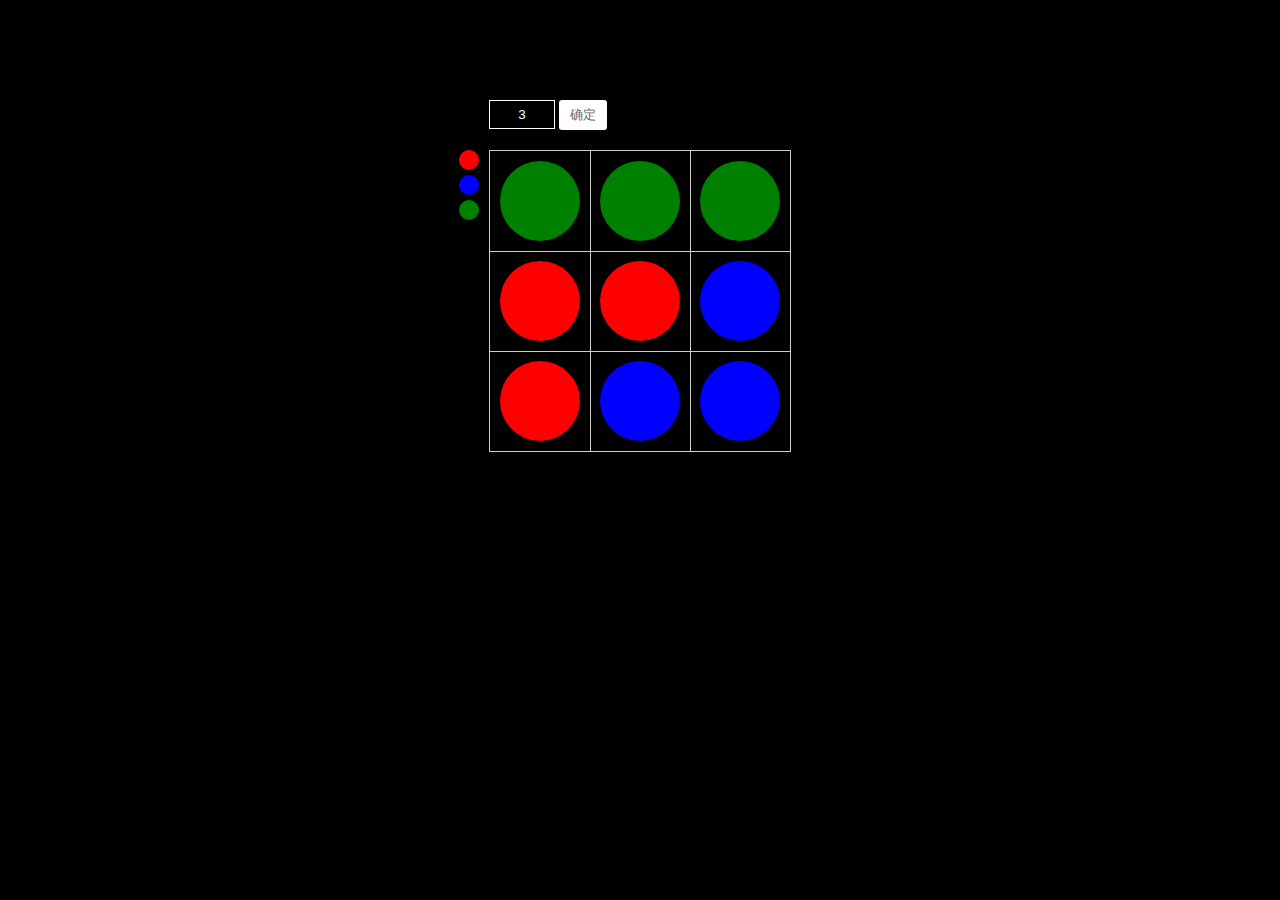
<file: project/moveBall_game/index.html>
<!doctype html>
<html lang="en">
<head>
    <meta charset="UTF-8">
    <meta name="viewport" content="width=device-width, user-scalable=no, initial-scale=1.0, maximum-scale=1.0, minimum-scale=1.0">
    <meta http-equiv="X-UA-Compatible" content="ie=edge">
    <title>Document</title>
    <script type="text/javascript" src="../../jquery.min.js"></script>
    <style type="text/css">
        body {margin: 0;padding: 0;background: #000;}

        .game h2, .game h3, .game p {margin: 0;padding: 0;}

        .game {width: 500px;height: 500px;border: 1px solid #ccc; margin: 150px auto;position: relative;cursor: pointer;
            -webkit-user-select: none;
            -moz-user-select: none;
            -ms-user-select: none;
            user-select: none;
        }

        .rows {position: absolute;left: 0;top: 0;width: 100%;height: inherit;}

        .rows h2 {height: 100px;width: 100%;border-top: 1px solid #ccc;
            -webkit-box-sizing: border-box;
            -moz-box-sizing: border-box;
            box-sizing: border-box;
        }

        .rows h2:first-child {border-top: none;}

        .columns {position: absolute;left: 0;top: 0;width: 100%;height: inherit;overflow: hidden;}

        .columns h2 {width: 100px;height: inherit;border-left: 1px solid #ccc;float: left;
            -webkit-box-sizing: border-box;
            -moz-box-sizing: border-box;
            box-sizing: border-box;
        }

        .columns h2:first-child {border-left: none;}

        .game-items {position: absolute;top: 0;left: 0; overflow: hidden;width: 100%;height: inherit;}

        .game-items-con {position: relative;}

        .game-items h3 {width: 100px;height: 100px;position: absolute;top: 0;left: 0;}

        .game-items h3 p {width: 80%;height: 80%;margin: 10%;color: #fff;text-align: center;line-height: 80px;
            -webkit-border-radius: 50%;
            -moz-border-radius: 50%;
            border-radius: 50%;
        }

        .limit {position: absolute;width: 20px;}

        .limit h2 {width: 20px;height: 20px;margin: 0 0 5px 0;-webkit-border-radius: 50%;-moz-border-radius: 50%;border-radius: 50%;}

        .title {position: absolute;}

        .title input {width: 60px;height: 25px;border: 1px solid #fff;background: none;color: #fff;text-align: center}

        .title button {width: 48px;height: 30px;background: #fff;color: #666;-webkit-border-radius: 3px;-moz-border-radius: 3px;border-radius: 3px;border: none}
    </style>
</head>
<body>
<div class="title">
    <input type="text" id="line">
    <button class="sub">确定</button>
</div>
<div class="game">
    <div class="rows"></div>
    <div class="columns"></div>
    <div class="game-items">
        <div class="game-items-con">

        </div>
    </div>
</div>
<div class="limit"></div>

<script type="text/javascript">
    var size, colors, color;
    $(function () {
        size = 0
        colors = [
            {color: 'red', ident: 0},
            {color: 'blue', ident: 1},
            {color: 'green', ident: 2},
            {color: 'orange', ident: 3},
            {color: 'yellow', ident: 4},
            {color: 'purple', ident: 5}
        ], color = []
        if (!localStorage.getItem('size')) {
            size = 3
        } else {
            size = parseInt(localStorage.getItem('size'))
            if (size >= 6) {
                size = 6
            }
        }
        color = colors.splice(0, size)
        localStorage.removeItem('size')
        $("#line").val(size)
        $(".sub").click(function () {
            localStorage.setItem('size', parseInt($("#line").val()))
            window.location.reload()
        })
        game()
    })

    function game() {
        for (var L = 0; L < size; L++) {
            $(".rows").append('<h2></h2>')
            $(".columns").append('<h2></h2>')
        }

        $(".game").css({
            'height': $(".rows h2").length * ($(".rows h2").height()),
            'width': $(".columns h2").length * ($(".columns h2").width()),
        })
        $(".limit").css({
            'top': $(".game").offset().top + "px",
            'left': ($(".game").offset().left - 30) + "px"
        })
        $(".title").css({
            'top': ($(".game").offset().top - 50) + "px",
            'left': ($(".game").offset().left) + "px"
        })

        var allColor = []
        for (var i = 0; i < color.length; i++) {
            allColor.push(...color)
            $(".limit").append('<h2 style="background: ' + color[i].color + '"></h2>')
        }

        var indexNum = 0, randomColor = 0;
        for (var i = 0; i < $(".rows h2").length; i++) {
            for (var j = 0; j < $(".columns h2").length; j++) {
                randomColor = parseInt(Math.random() * allColor.length)
                $(".game-items .game-items-con").append('<h3 style="top: ' + (i * $(".rows h2").height()) + 'px;left: ' + (j * $(".columns h2").width()) + 'px;">' +
                    '<p data-index="' + indexNum + '" data-ident="' + allColor[randomColor].ident + '" style="background: ' + allColor[randomColor].color + ';"></p>' +
                    '</h3>')
                allColor.splice(randomColor, 1)
                indexNum++
            }
        }

        var new_old_flage = {index: null, direction: null, array: []}, getDom = [], sizeH3 = $(".game-items .game-items-con h3").height();

        // 移动执行的方法
        function setDirection(index, direction) {
            // 创建标签数组
            if (new_old_flage.array.indexOf(index) === -1 || new_old_flage.direction !== direction) {
                createArray(index, direction)
                new_old_flage.array = []
                for (var i = 0; i < getDom.length; i++) {
                    new_old_flage.array.push(getDom[i].index)
                }
            }
            // 位置移动
            positionItems(direction)
            // 上次的移动方向
            new_old_flage.direction = direction
        }

        // 创建标签数组
        function createArray(index, direction) {
            getDom = []

            // 创建dom数组
            function addGetDom(obj, items) {
                getDom.push({
                    obj: obj,
                    left: obj.position().left,
                    top: obj.position().top,
                    index: items
                })
            }

            $(".game-items .game-items-con h3").each(function (ide) {
                if (direction == 1 || direction == 3) {
                    // 列
                    if (ide % size == index % size) {
                        addGetDom($(this), ide)
                    }
                } else {
                    // 行
                    if (parseInt(index / size) == parseInt(ide / size)) {
                        addGetDom($(this), ide)
                    }
                }
            })
        }

        // 位置移动
        function positionItems(positionLT) {
            var itemsValue = {}
            // 开头/结尾
            // 上
            if (positionLT === 1) {
                itemsValue.perLeft = 0
                itemsValue.perTop = -sizeH3
                itemsValue.startL = getDom.length - 1
                itemsValue.startV = 0
                itemsValue.symbol = 1
            }
            // 右
            if (positionLT === 2) {
                itemsValue.perLeft = sizeH3
                itemsValue.perTop = 0
                itemsValue.startL = 0
                itemsValue.startV = getDom.length - 1
                itemsValue.symbol = -1
            }
            // 下
            if (positionLT === 3) {
                itemsValue.perLeft = 0
                itemsValue.perTop = sizeH3
                itemsValue.startL = 0
                itemsValue.startV = getDom.length - 1
                itemsValue.symbol = -1
            }
            // 左
            if (positionLT === 4) {
                itemsValue.perLeft = -sizeH3
                itemsValue.perTop = 0
                itemsValue.startL = getDom.length - 1
                itemsValue.startV = 0
                itemsValue.symbol = 1
            }

            // 设置移动位置
            setItemsM(itemsValue)

            // 移动
            function setItemsM(perVal) {
                var startVal = [];
                for (var i = 0; i < getDom.length; i++) {
                    (function (index) {
                        startVal.push(getDom[index].obj.html())
                        getDom[index].obj.animate({
                            'left': (getDom[index].left + perVal.perLeft) + "px",
                            'top': (getDom[index].top + perVal.perTop) + "px"
                        }, 150, function () {
                            getDom[index].obj.css({
                                'left': (getDom[index].left) + "px",
                                'top': (getDom[index].top) + "px"
                            })
                            // 设置cell的值
                            var indexValue = null;
                            if (index === perVal.startL) {
                                indexValue = startVal[perVal.startV]
                            } else {
                                indexValue = startVal[index + perVal.symbol]
                            }
                            getDom[index].obj.html(indexValue)
                        })
                    })(i)
                }
            }

            setTimeout(function () {
                // 判断排序是否成功
                identical()
            }, 200)

        }

        // 判断排序是否成功
        function identical() {
            var success = true
            $(".game-items .game-items-con h3").each(function (index) {
                if (color[parseInt(index / size)].ident !== parseInt($(this).find('p').attr('data-ident'))) {
                    success = false
                }
            })
            if (success) {
                alert('胜利！！！')
            }
        }

        var getEvtD = null, getEvtM = null, dirIndex = null, dirFlage = false, dirFlageLR = null, dirFlageMove = false;

        $(".game-items .game-items-con h3").each(function (index) {
            $(this).mousedown(function (evtD) {
                getEvtD = {
                    x: evtD.clientX,
                    y: evtD.clientY
                }

                // 确定方位
                dirFlage = true
                dirFlageMove = true

                $(document).bind('mousemove', function (evtM) {

                    getEvtM = {
                        x: evtM.clientX,
                        y: evtM.clientY
                    }

                    if (Math.abs(getEvtM.x - getEvtD.x) - Math.abs(getEvtM.y - getEvtD.y) > 10) {
                        if (dirFlageMove) {
                            dirFlageLR = 'left_right'
                            dirFlageMove = false
                        }
                    }

                    if (Math.abs(getEvtM.y - getEvtD.y) - Math.abs(getEvtM.x - getEvtD.x) > 10) {
                        if (dirFlageMove) {
                            dirFlageLR = 'up_down'
                            dirFlageMove = false
                        }
                    }

                    // 移动方位判断
                    if (dirFlage && !dirFlageMove) {
                        dirFlage = false

                        if (dirFlageLR == 'left_right') {
                            // 左右移动
                            if (getEvtM.x - getEvtD.x > 0) {
                                // 右移动-->2
                                dirIndex = 2
                            } else {
                                // 左移动-->4
                                dirIndex = 4
                            }
                        } else {
                            // 上下移动
                            if (getEvtM.y - getEvtD.y > 0) {
                                // 下移动-->3
                                dirIndex = 3
                            } else {
                                // 上移动-->1
                                dirIndex = 1
                            }
                        }

                        setDirection(index, dirIndex)
                    }

                })
            })
            $(document).mouseup(function () {
                $(document).unbind('mousemove')
            })
        })
    }

</script>
</body>
</html>
</file>
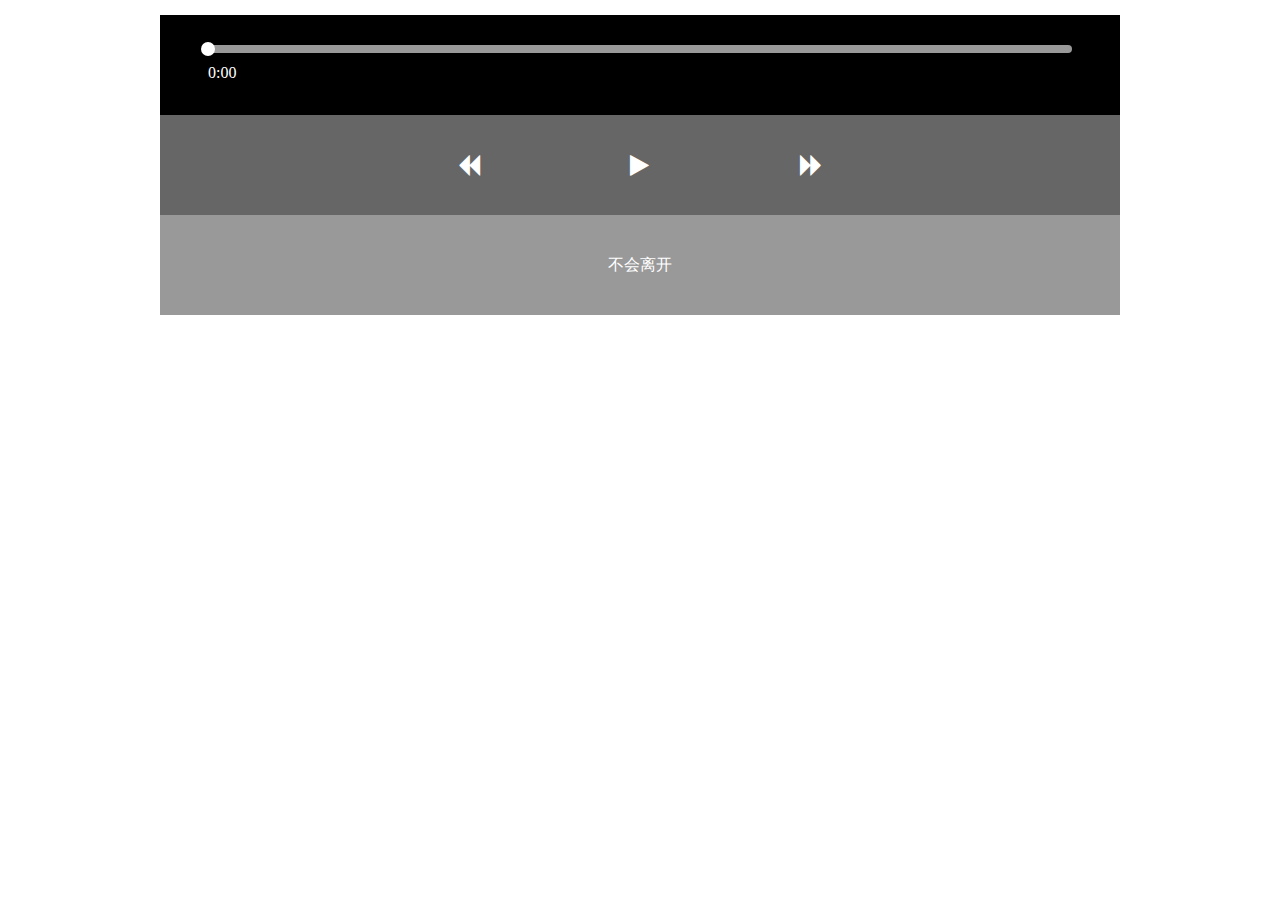
<file: project/musicNav/index.html>
<!doctype html>
<html lang="en">
<head>
    <meta charset="UTF-8">
    <meta name="viewport" content="width=device-width, user-scalable=no, initial-scale=1.0, maximum-scale=1.0, minimum-scale=1.0">
    <meta http-equiv="X-UA-Compatible" content="ie=edge">
    <title>Document</title>
    <link rel="stylesheet" type="text/css" href="font/css/font-awesome.min.css"/>
    <script type="text/javascript" src="font/jquery.min.js"></script>
    <style type="text/css">
        body {margin: 0;padding: 0;}

        .music {width: 75%;height: 300px;margin: 15px auto;}

        .progress {width: 100%;height: 70px;background: #000;padding-top: 30px;}

        .musicbtn {width: 100%;height: 100px;overflow: hidden;background: #666;}

        .musicitems {float: left;width: 33.333%;height: inherit;line-height: 100px;}

        .musicitems i {cursor: pointer;font-size: 24px;color: #fff;line-height: 100px;}

        .musicLeft {text-align: right}

        .musicMiddle {text-align: center}

        .musicRight {text-align: left}

        .progress-box {height: 8px;width: 90%;margin: 0 auto;background: #999;-webkit-border-radius: 4px;-moz-border-radius: 4px;border-radius: 4px;position: relative;}

        .progress-bar {width: 0%;height: inherit;background: red;-webkit-border-radius: 4px;-moz-border-radius: 4px;border-radius: 4px;}

        .progress-bar-p {width: 14px;height: 14px;background: #fff;-webkit-border-radius: 50%;-moz-border-radius: 50%;border-radius: 50%;position: absolute;top: -3px; }

        .progress-box-text {width: 90%;margin: 10px auto;overflow: hidden;}

        .progress-box-text h2 {float: left;font-weight: normal;line-height: 20px;color: #fff;margin: 0;padding: 0;font-size: 16px}

        .progress-box-text h3 {float: right;font-weight: normal;line-height: 20px;color: #fff;margin: 0;padding: 0;font-size: 16px}

        .musicTitle {width: 100%;line-height: 100px;color: #fff;font-size: 16px;text-align: center;background: #999;}

        .musicMiddle i {display: none;}

        .musicMiddle i:first-child {display: block;}
    </style>
</head>
<body>
<div class="music ">
    <div class="progress">
        <div class="progress-box">
            <div class="progress-bar"></div>
            <div class="progress-bar-p"></div>
        </div>
        <div class="progress-box-text">
            <h2>0:00</h2>
            <h3></h3>
        </div>
    </div>
    <div class="musicbtn">
        <div class="musicitems musicLeft"><i class="fa fa-backward"></i></div>
        <div class="musicitems musicMiddle"><i class="fa fa-play"></i><i class="fa fa-pause"></i></div>
        <div class="musicitems musicRight"><i class="fa fa-forward"></i></div>
    </div>
    <div class="musicTitle"></div>
</div>
<audio controls id="musicAudio" src="" style="display: none;"></audio>
<script type="text/javascript">
    var audioObj = {
        second: null,
        minute: null,
        percentage: null,
        timer: null,
        index: 0,
        divTimer: null,
        judgePlay: false
    };
    var srcJson = [
        {id: 0, src: "https://webfs.yun.kugou.com/201910311613/d5ca40aba7fe5ef121ac324fa05fb6dc/G177/M0B/1A/11/kZQEAF2yo-6APQyfADiYyZlH-HA691.mp3", name: "不会离开"},
        {id:1, src: "https://webfs.yun.kugou.com/201910311614/418b514165948a54a3eb8e8161592287/G171/M09/03/11/S4cBAF2e6PiAH6xgAEBz8tJdObk786.mp3", name: "如果你不经意想起"},
        {id: 2, src: "https://webfs.yun.kugou.com/201910311608/3f01b2ecf39b60997716ef16bc2f9188/G155/M09/05/03/e5QEAF0CDkmAX1HsADhb7UMy7qw565.mp3", name: "入戏有动心"}
    ];
    $(function () {
        $("#musicAudio").attr('src', srcJson[audioObj.index].src);
        $(".musicTitle").text(srcJson[audioObj.index].name);
        $(".progress-bar-p").css({
            'left': $(".progress-bar").width() - $(".progress-bar-p").width() * 0.5 + "px"
        });
        $(".progress-bar-p").mousedown(function (evD) {
            var evDDown = {
                x: evD.clientX - $(".progress-bar").offset().left,
                y: evD.clientY - $(".progress-bar").offset().top,
                w: $(".progress-bar").width(),
                h: $(".progress-bar").height(),
                l: $(".progress-bar").offset().left,
                r: $(".progress-bar").offset().top,
                pBW: null,
                pBL: null
            };
            musicAudio.pause();
            $(document).bind('mousemove', function (evtM) {
                if (evtM.clientX > $(".progress-box").offset().left + $(".progress-box").width()) {
                    evDDown.pBW = $(".progress-box").width();
                    evDDown.pBL = $(".progress-box").width() - $(".progress-bar-p").width() * 0.5 + "px";
                } else if (evtM.clientX < $(".progress-box").offset().left) {
                    evDDown.pBW = 0;
                    evDDown.pBL = -$(".progress-bar-p").width() * 0.5 + "px";
                } else {
                    evDDown.pBW = evtM.clientX - evDDown.l;
                    evDDown.pBL = evtM.clientX - evDDown.l - $(".progress-bar-p").width() * 0.5 + "px";
                }
                $(".progress-bar").width(evDDown.pBW);
                $(".progress-bar-p").css('left', evDDown.pBL);
                musicAudio.currentTime = musicAudio.duration * audioObj.percentage;
                musicAudio.play();
                getTimer(musicAudio.currentTime);
            });
        });
        $(document).mouseup(function () {
            $(document).unbind('mousemove');
            audioObj.percentage = parseInt($(".progress-bar").width()) / parseInt($(".progress-box").width());
        });
        $(".progress-box").click(function (evt) {
            $(".progress-bar").width(evt.clientX - $(".progress-bar").offset().left);
            $(".progress-bar-p").css('left', evt.clientX - $(".progress-bar").offset().left - $(".progress-bar-p").width() * 0.5 + "px");
            audioObj.percentage = parseInt($(".progress-bar").width()) / parseInt($(".progress-box").width());
            musicAudio.currentTime = musicAudio.duration * audioObj.percentage;
            getTimer(musicAudio.currentTime);
            setDivTimer(musicAudio);
        });
        // vadio
        var musicAudio = document.getElementById('musicAudio');
        musicAudio.load();
        musicAudio.oncanplay = function () {
            audioObj.second = parseInt((musicAudio.duration - parseInt(musicAudio.duration / 60) * 60));
            audioObj.minute = parseInt(musicAudio.duration / 60);
            $(".progress-box-text h3").html(audioObj.minute + ":" + audioObj.second);
        };
        // 开始/暂停
        $(".musicMiddle").click(function () {
            if (musicAudio.paused) {
                $(".musicMiddle i").eq(1).show().siblings().hide();
                musicAudio.play();
                audioObj.timer = setInterval(function () {
                    getTimer(musicAudio.currentTime);
                    setDivTimer(musicAudio);
                }, 1000);
                audioObj.judgePlay = true;
            } else {
                $(".musicMiddle i").eq(0).show().siblings().hide();
                clearInterval(audioObj.timer);
                musicAudio.pause();
                audioObj.judgePlay = false;
            }
        });
        // 上一首
        $(".musicLeft").click(function () {
            if (audioObj.index == 0) {
                alert('已是第一首');
            } else {
                audioObj.index = audioObj.index - 1;
                $("#musicAudio").attr('src', srcJson[audioObj.index].src);
                $(".musicTitle").text(srcJson[audioObj.index].name);
                if (audioObj.judgePlay) {
                    musicAudio.play();
                    $(".musicMiddle i").eq(1).show().siblings().hide();
                } else {
                    musicAudio.pause();
                    $(".musicMiddle i").eq(0).show().siblings().hide();
                }
                $(".progress-bar").width(0);
                $(".progress-bar-p").css('left', -$(".progress-bar-p").width() * 0.5);
                $(".progress-box-text h2").html("0:00");
            }
        });
        // 下一首
        $(".musicRight").click(function () {
            if (audioObj.index == srcJson.length - 1) {
                alert('已是第最后一首');
            } else {
                audioObj.index = audioObj.index + 1;
                $("#musicAudio").attr('src', srcJson[audioObj.index].src);
                $(".musicTitle").text(srcJson[audioObj.index].name);
                if (audioObj.judgePlay) {
                    musicAudio.play();
                    $(".musicMiddle i").eq(1).show().siblings().hide();
                } else {
                    musicAudio.pause();
                    $(".musicMiddle i").eq(0).show().siblings().hide();
                }
                $(".progress-bar").width(0);
                $(".progress-bar-p").css('left', -$(".progress-bar-p").width() * 0.5);
                $(".progress-box-text h2").html("0:00");
            }
        });
    });

    function getTimer(data) {
        var getNewData = {
            second: 0,
            minute: 0
        };
        getNewData.second = parseInt((data - parseInt(data / 60) * 60));
        getNewData.minute = parseInt(data / 60);
        if (getNewData.second < 10) {
            getNewData.second = "0" + parseInt(getNewData.second);
        }
        $(".progress-box-text h2").html(getNewData.minute + ":" + getNewData.second);
    }

    // 进度条
    function setDivTimer(Obj) {
        audioObj.percentage = Obj.currentTime / Obj.duration;
        $(".progress-bar").width($(".progress-box").width() * audioObj.percentage);
        $(".progress-bar-p").css('left', $(".progress-box").width() * audioObj.percentage - $(".progress-bar-p").width() * 0.5);
    }

</script>
</body>
</html>
</file>
<file: project/BigScreen/css/style.css>
body {margin: 0;padding: 0;font-family: '微软雅黑'}

h1, h2, h3, h4, h5, h6, ul, ol, li, dl, dd, dt, p {list-style: none;margin: 0;padding: 0;}

a {text-decoration: none}

img {margin: 0;padding: 0;}

.clear {clear: both;}

.container {background: #090f1d;}

.top {margin: 0 0.6%;position: relative;}

.logo {overflow: hidden;text-align: center;margin: 0 auto;background: url("../images/topBg.png") no-repeat center top;background-size: 100%}

.logoCon {display: inline-block}

.logo img {margin-right: 20px;vertical-align: middle}

.logo h2 {height: inherit;float: left;color: #fff;font-weight: bold;}

.time {position: absolute;right: 0;top: 0;height: inherit;}

.time ul {height: inherit;}

.time ul li {float: left;overflow: hidden;height: inherit;margin-right: 30px;}

.time ul li h2 {float: left;height: inherit;display: table;}

.time ul li h2 span {display: table-cell;vertical-align: middle}

.time ul li h2 img {}

.time ul li h3 {float: left;height: inherit;font-weight: normal}

.time ul li h3 span {color: #fff;display: block;}

.time ul li h3 p {color: #fff;}

.main {margin: 0 0.6%;}

.mainTop {overflow: hidden;}

.mainLeft {width: 32.5%;border: 1px solid #08152b;}

.title {width: 100%;border: 1px transparent solid;overflow: hidden;min-height: 31px;
    -webkit-border-image: linear-gradient(to bottom, #107dcf, #07285f) 1 10;
    -moz-border-image: linear-gradient(to bottom, #107dcf, #07285f) 1 10;
    -o-border-image: linear-gradient(to bottom, #107dcf, #07285f) 1 10;
    border-image: linear-gradient(to bottom, #107dcf, #07285f) 1 10;
    -webkit-box-shadow: 0 0 5px -1px #107dcf inset;
    -moz-box-shadow: 0 0 5px -1px #107dcf inset;
    box-shadow: 0 0 5px -1px #107dcf inset;
}

.title h2 {float: left; display: table;margin: 0 19px;}

.title h2 span {display: table-cell;vertical-align: middle;height: inherit;}

.title h2 span img {}

.title h3 {float: left;color: #fff;font-weight: normal}

.leftCon {position: relative;}

.leftConBg {width: 91%;margin: 5px auto 0;position: relative;}

#left01Bg {width: 100%;}

.leftConBg img {width: 100%;}

.leftConBg h2 {position: absolute;width: 100%;text-align: center;color: #e1a003}

.leftConBg h3 {position: absolute;width: 100%;text-align: center;color: #e1a003;bottom: 1%;}

.leftConFlex {position: absolute;top: 0;left: 5%;}

.leftConFlex h2 {color: #fff;border: 1px solid #0042bf;text-align: center;margin-bottom: 10%;
    -webkit-border-radius: 3px;-moz-border-radius: 3px;border-radius: 3px;
    background: -webkit-linear-gradient(to bottom, #031233, #1755d6); /* Safari 5.1-6.0 */
    background: -o-linear-gradient(to bottom, #031233, #1755d6); /* Opera 11.1-12.0 */
    background: -moz-linear-gradient(to bottom, #031233, #1755d6); /* Firefox 3.6-15 */
    background: linear-gradient(to bottom, #031233, #1755d6); /* 标准语法 */
}

.leftConFlex h2 span {color: #fbc914;}

.leftConFlex p {}

/*.leftConFlexP01{color: #ac211a;}*/
/*.leftConFlexP02{color: #e1a003;}*/
/*.leftConFlexP03{color: #006cff;}*/

.leftConFlexP p:first-child {color: #ac211a;}

.leftConFlexP p:first-child + p {color: #e1a003;}

.leftConFlexP p:first-child + p + p {color: #006cff;}

.leftConFlex p span {color: #fff;}

.leftConData {margin: 0 2%;}

.items {width: 23%;float: left;margin: 0 1%;position: relative;}

.itemsDir {text-align: center;}

.itemsDir img {height: inherit;}

.itemsUl {border: 1px dashed #0569d6;width: 100%;
    -webkit-border-radius: 2px;
    -moz-border-radius: 2px;
    border-radius: 2px;
}

.itemsUl li {background: #002764;width: 85%;margin: 0 auto;
    -webkit-box-shadow: 0 0 20px 0 #045cc2 inset;
    -moz-box-shadow: 0 0 20px 0 #045cc2 inset;
    box-shadow: 0 0 20px 0 #045cc2 inset;
    overflow: hidden;
}

.itemsUl li h2 {float: left;display: table;height: inherit;width: 14.78%;margin: 0 7.5%;}

.itemsUl li h2 span {display: table-cell;vertical-align: middle;height: inherit;width: 100%;}

.itemsUl li h2 img {width: 100%;}

.itemsUl li:first-child {background: #543d07;
    -webkit-box-shadow: 0 0 20px 0 #ac7c04 inset;
    -moz-box-shadow: 0 0 20px 0 #ac7c04 inset;
    box-shadow: 0 0 20px 0 #ac7c04 inset;
}

.itemsUl li:first-child h3 {text-align: left;width: auto;color: #eeb019;}

.itemsUl li h3 {float: left;color: #1fbcf9;font-weight: normal;text-align: center;width: 100%;}

.leftConTip {background: #146ef2;-webkit-border-radius: 20px;-moz-border-radius: 20px;border-radius: 20px;position: absolute;left: 10%;z-index: 9999;}

.leftConTipCon {background: #010305;width: 92%;height: 87%;margin: 4% 4%;-webkit-border-radius: 15px;-moz-border-radius: 15px;border-radius: 15px;position: relative;z-index: 999;}

.leftConTip i {display: block;width: 50px;height: 50px;background: #146ef2;position: absolute;bottom: -10px;left: 40px;z-index: 99;
    -webkit-transform: rotate(45deg);-moz-transform: rotate(45deg);-ms-transform: rotate(45deg);-o-transform: rotate(45deg);transform: rotate(45deg);
}

.leftConTipCon h3 {color: #e1a003;margin: 0 0 0 10%;padding-top: 2%;}

.leftConTipCon p {color: #1fbcf9;margin-left: 10%;}

.leftConTipCon p span {color: #fff;}

/*middle*/
.mainItemsBg {background: #08152b;float: left;}

.mainMiddle {width: 36%;float: left;position: relative;}

/*background: url("../images/middleBg.png") no-repeat center bottom;background-size: 100% 100%;*/
/*right*/
.mainRight {width: 31%;}

/*mainBottom*/
.mainBottom {overflow: hidden;}

.mainB_01 {width: 21.36%;}

.mainB_02 {width: 15.81%;margin-left: 0.56%;}

.mainB_03 {width: 14.62%;margin-left: 0.56%;}

.mainB_04 {width: 17.22%;margin-left: 0.56%;}

.mainB_05 {width: 28.3%;margin-left: 0.56%;}

#left01Move {position: absolute;top: 0;left: 0;z-index: 9999;}

.moddleTopTitle {width: 82%;margin: 0 auto;overflow: hidden;display: table}

.middleTopM {width: 100%;float: left;height: inherit;}

.middleTop {width: 15%;display: table-cell;vertical-align: middle;overflow: hidden;}

.middleTop h2 {height: inherit;float: left;margin-right: 1%;margin-left: 1%;position: relative;}

.middleTop h2 img {height: 100%;}

.middleTop h3 {float: left;color: #fff;font-weight: normal}

.middleTop h3 span {display: block;color: #0088e1;}

.middleTop h3 p {display: block}

.middleTop01 h3 p {color: #e12b30;}

.middleTop02 h3 p {color: #c28a03;}

.middleTop03 h3 p {color: #1679ff;}

.middleTop04 h3 p {color: #619837;}

.middleTop h2 span {display: block;-webkit-border-radius: 50%;-moz-border-radius: 50%;border-radius: 50%;position: absolute;top: 0;left: 0;}

.dangerActive0 {background: #fa363a !important;}
.dangerActiveColor0 {color: #fa363a !important;}

/*background: #e12b30 !important;*/
.dangerActive1 {background: #e9aa12 !important;}
.dangerActiveColor1 {color: #e9aa12 !important;}
/*background: #c28a03 !important;*/
.dangerActive2 {background: #3389ff !important;}
.dangerActiveColor2 {color: #3389ff !important;}
/*background: #1679ff !important;*/

.dangerActive3 {background: #7bee23 !important;}
.dangerActiveColor3 {color: #7bee23 !important;}
/*background: #619837 !important;*/

.middleTopMCon {width: 85%;height: 85%;background-size: 100% 100%;margin: 4% auto;background: url("../images/dangerModdle.png") no-repeat center center;}

.middleTopMCon h2 {width: 100%;text-align: center; color: #7bee23;padding-top: 10%;}

.middleTopMCon h3 {width: 100%;text-align: center;font-weight: normal;color: #0052ac;}

.moddleTopCon {width: 100%;text-align: center;position: absolute;height: inherit;top: 0;left: 0;z-index: 9;}

.earthMapImg {height: inherit;}

.moddleTopCon img {height: 96%;}

#earthMap {overflow: hidden;position: absolute;bottom: 0;left: 0;}

.middleBoxTitle {position: relative;width: 100%;z-index: 999;}

.moddleTopMap {position: relative;height: inherit;}

#earthMapData {position: absolute;bottom: 0;left: 0;z-index: 999999;}

.mainRightCon {overflow: hidden;}

.mainRightLeft {float: left;width: 12.8%;height: inherit;cursor: pointer;}

.mainRightRight {float: right;width: 12.8%;height: inherit;cursor: pointer;}

.mainRightMiddle {float: left;width: 74.4%;height: inherit;overflow: hidden;}

.mainRightBtn {width: 100%;height: inherit;display: table;}

.mainRightBtn h2 {width: 100%;height: inherit;display: table-cell;vertical-align: middle;text-align: center}

.mainRightBtn h2 img {width: 70%;}

.mainRightUl {overflow: hidden;}

.mainRightUl li {float: left;border: 1px solid #09224d;
    -webkit-box-shadow: 0 0 10px 0 #09224d inset;
    -moz-box-shadow: 0 0 10px 0 #09224d inset;
    box-shadow: 0 0 10px 0 #09224d inset;
}

.mainRightUl li h2 {color: #ffffff; border: 1px solid #0042bf;font-weight: normal;text-align: center;
    background: -webkit-linear-gradient(to bottom, #061c4c, #1755d6); /* Safari 5.1-6.0 */
    background: -o-linear-gradient(to bottom, #061c4c, #1755d6); /* Opera 11.1-12.0 */
    background: -moz-linear-gradient(to bottom, #061c4c, #1755d6); /* Firefox 3.6-15 */
    background: linear-gradient(to bottom, #061c4c, #1755d6); /* 标准语法 */
}

.mainRightUl li h3 {width: 100%;}

.mainRightUl li h3 p {display: table;width: 100%;height: inherit;}

.mainRightUl li h3 p span {display: table-cell;vertical-align: middle;text-align: center;width: 100%;height: inherit;}

.mainRightUl li h3 p span img {height: 80%;}

.mainRightMiddleCon {border: solid #072e5f;border-width: 1px 0 1px 0;margin: 0 3%;padding: 0 2%;}

.mainRightMiddleCon h4 {overflow: hidden;font-weight: normal}

.mainRightMiddleCon h4 span {display: inline-block;color: #338df1;}

.mainRightMiddleCon h4 p {display: inline-block;color: #fff;margin: 0 2px;}

.mainRightMiddleCon h4 p i {color: #e1a003;font-style: normal}

#mainB_02_01, #mainB_02_02, #mainB_02_03 {float: left;position: relative;}

.mainB_02H2 {position: absolute;left: 0;font-weight: normal;text-align: center;width: 100%;}

.mainB_02H2 h2 {margin: 0 auto;background: #002764;display: block;font-weight: normal;padding: 2px 0;-webkit-border-radius: 5px;-moz-border-radius: 5px;border-radius: 5px;}

.mainB_02H2 h2 i {color: #fff;font-style: normal;font-weight: normal}

#mainB_02_01 {margin-left: 2%;height: 93%;}

#mainB_02_02 {margin: 0 1%;height: 80%;}

#mainB_02_03 {margin-right: 2%;height: 93%;}
</file>
<file: project/drapNode/css/style.css>
body {margin: 0;padding: 0;font-family: '微软雅黑';position: relative;background: #f9f9fb;}

h1, h2, h3, h4, h5, h6, ul, ol, li, dl, dd, dt, p {list-style: none;margin: 0;padding: 0;}

a {text-decoration: none;outline: none}

a:link {}

a:visited {}

a:active { outline: none;background: none;text-decoration: none;-webkit-tap-highlight-color: rgba(0, 0, 0, 0);
    -webkit-tap-highlight-color: transparent;}

button, input, textarea {outline: none;}

img {margin: 0;padding: 0;}

.clear {clear: both;}

.main {position: relative;margin: 0 auto;border: 1px solid #ccc;overflow: hidden;}

/*border: 1px solid #ccc;*/

.items {position: absolute;width: 160px;height: 30px;background: #01AAED;-webkit-border-radius: 3px;-moz-border-radius: 3px;border-radius: 3px;cursor: pointer;line-height: 30px;-webkit-user-select: none;-moz-user-select: none;-ms-user-select: none;user-select: none;font-size: 14px;color: #fff;clear: both;z-index: 99;}

.items span {display: block;width: 135px;height: 30px;line-height: 30px;float: left;text-align: center;overflow: hidden;}

.items i {font-size: 16px;color: #fff;font-weight: normal;float: right;display: none;width: 20px;height: 30px;line-height: 30px;text-align: center;margin-right: 1px;}

.items:hover {background: #038ac0;}

.items:hover i {display: block;}

.items:hover em {display: block;}

.items em {position: absolute;left: 49%;width: 6px;height: 6px;-webkit-border-radius: 50%;-moz-border-radius: 50%;border-radius: 50%;border: 1px solid #01AAED; cursor: auto}

.itemsTop {top: -4px;background: #01AAED;padding-top: -10px;}

.itemsTop strong {margin: -20px 0 0 -4px;font-style: normal;font-size: 14px;font-weight: bold;color: #01AAED;display: none;}

.itemsStrong {display: block !important;}

.itemsBottom {bottom: -4px;background: #fff;}

/*.itemsIActive {display: block !important;}*/

.left {float: left;height: inherit;}

.left > ul {margin: 0 3px;}

.left ul {}

.left ul ul {margin-left: 20px;display: none}

/*padding-left: 25px;*/
.left ul li {margin: 3px 0;}

.left ul li h2 {-webkit-border-radius: 3px;-moz-border-radius: 3px;border-radius: 3px;background: #01AAED;cursor: pointer;-webkit-user-select: none;-moz-user-select: none;-ms-user-select: none;user-select: none;font-weight: normal;position: relative;height: 30px;}

.left ul li h2 span {font-size: 14px;color: #fff;padding-left: 5px;display: block;width: 100%;height: inherit;line-height: 30px;}

.left ul li h2 i {position: absolute;right: 15px;top: 8px;font-size: 16px;color: #fff;}

.iActiveO {
    -webkit-transform: rotate(90deg);
    -moz-transform: rotate(90deg);
    -ms-transform: rotate(90deg);
    -o-transform: rotate(90deg);
    transform: rotate(90deg);
    -webkit-transition: all 0.15s;
    -moz-transition: all 0.15s;
    -ms-transition: all 0.15s;
    -o-transition: all 0.15s;
    transition: all 0.15s;
    }

.iActiveI {
    -webkit-transform: rotate(0deg);
    -moz-transform: rotate(0deg);
    -ms-transform: rotate(0deg);
    -o-transform: rotate(0deg);
    transform: rotate(0deg);
    -webkit-transition: all 0.15s;
    -moz-transition: all 0.15s;
    -ms-transition: all 0.15s;
    -o-transition: all 0.15s;
    transition: all 0.15s;
    }

/*拖拽*/
.right {border-left: 1px solid #ccc;height: inherit;float: left;position: relative;}

#right svg {position: absolute;z-index: 9;min-width: 1px;}

/*提示弹窗*/
.closeRemove {width: 250px;height: 140px;position: absolute;top: 0;left: 0;background: #fff;z-index: 999;
    -webkit-box-shadow: 0 0 15px 0 #ccc;
    -moz-box-shadow: 0 0 15px 0 #ccc;
    box-shadow: 0 0 15px 0 #ccc;}

.closeTitle {height: 30px;background: #f3f3f3;line-height: 30px;text-align: center;font-size: 14px;color: #666;}

.closeRemove h2 {text-align: center;font-size: 14px;color: #666;height: 60px;line-height: 60px;font-weight: normal;}

.closeRemove h3 {text-align: center;font-size: 14px;color: #666;height: 50px;overflow: hidden;}

.closeRemove h3 button {width: 60px;height: 26px;font-size: 14px;border: none;margin: 12px 10px;-webkit-border-radius: 3px;-moz-border-radius: 3px;border-radius: 3px;cursor: pointer;}

.itemsClose {float: left;background: #ddd;color: #666;}

.itemsClose:hover {background: #ccc;}

.itemsRemove {float: right;background: #01AAED;color: #fff;}

.itemsRemove:hover {background: #038ac0;}

.tip {width: 300px;height: 35px;-webkit-border-radius: 3px;-moz-border-radius: 3px;border-radius: 3px;background: rgba(0, 150, 136, 0.6);color: #fff;text-align: center;line-height: 35px;font-size: 14px;position: absolute;top: 0;left: 0;}
</file>
<file: project/Kui/js/style.css>
* {
    margin: 0;
    padding: 0;
}

body {
    margin: 0;
    padding: 0;
    font-family: "微软雅黑";
}

ul, ol, li, dl, dt, dd {
    list-style: none;
}

a {
    text-decoration: none;
}

img {
    vertical-align: middle;
    margin: 0;
}

p, span {
    font-size: 12px;
    margin: 0;
    padding: 0;
}

h1, h2, h3, h4, h5, h6 {
    padding: 0;
    margin: 0;
}

.titleT {
    width: 100%;
    background: #000;
    position: fixed;
    top: 0;
    left: 0;
    z-index: 99999;
}

.title {
    max-width: 1100px;
    margin: 0 auto;
    height: 40px;
    overflow: hidden;
}

.logo {
    float: left;
    margin-right: 45px;
    font-size: 24px;
    color: #fff;
    line-height: 40px;
    margin-left: 15px;
}

.logo i {
    font-size: 20px;
    font-style: normal
}

/*.logo img{width: 50px;margin-top: 10px;}*/
.docTitle {
    float: left;
    color: #fff;
    font-size: 14px;
    line-height: 40px;
    margin: 0 20px;
}

.docTitleImg {
    width: 32px;
    height: 30px;
    margin: 7px 10px 0 0;
    float: right;
    display: none;
}

.docTitleImg img {
    width: 27px;
}

.docTitle a {
    color: #fff;
    font-size: 14px;
}

/*#1E9FFF*/
.container {
    width: 1100px;
    margin: 40px auto 0;
    overflow: hidden;
}

.left {
    width: 220px;
    border: dashed #f0f0f0;
    border-width: 0 1px 0 1px;
    overflow-x: hidden;
    overflow-y: auto;
    position: fixed;
    top: 40px;
    left: 0;
    background: #fff;
    z-index: 9999;
}

.right {
    width: 880px;
    float: right;
}

.leftItems {
    width: 100%;
}

.leftItems h2 {
    background: #f0f0f0;
    padding-left: 15px;
    font-size: 14px;
    color: #1E9FFF;
    font-weight: normal;
    line-height: 40px;
    height: 40px;
}

.leftItems ul {
    width: 100%;
    overflow: hidden;
    height: auto;
}

.leftItems ul li {
    line-height: 32px;
    border-bottom: 1px solid #f0f0f0;
    font-size: 12px;
    padding-left: 20px;
    border-left: 2px solid #fff;
    height: 32px;
}

.leftItems ul li:hover {
    background: #1E9FFF;
    color: #fff;
}

.leftItems ul li:hover a {
    color: #fff;
}

.leftItems ul li a {
    color: #666;
    display: block;
    width: 100%;
}

.rightItems {
    margin: 20px;
}

.ItemsTitleH2 {
    font-size: 16px;
    color: #409EFF;
    font-weight: normal
}

.context {
    font-size: 12px;
    color: #666;
    line-height: 26px;
    margin: 15px 5px;
}

.context p {
    font-size: 14px;
    color: #666;
    line-height: 26px;
    margin: 10px 0;
    background: #f0f0f0;
    padding: 15px;
}

.ItemsTitleH3 {
    font-size: 14px;
    color: #666;
    font-weight: normal;
    border-left: 2px solid #1E9FFF;
    padding-left: 10px;
    margin: 15px 0 5px 0;
}

.bgColor {
    overflow: hidden;
    margin: 15px;
}

.bgColor ul {
    overflow: hidden;
}

.bgColor ul li {
    float: left;
    margin: 0 10px;
}

.bgColor ul li p {
    text-align: center;
    background: none;
    margin: 0 !important;
    padding: 0 !important;
    line-height: 30px;
}

.bgColorT {
    width: 140px;
    height: 80px;
    -webkit-border-radius: 3px;
    -moz-border-radius: 3px;
    border-radius: 3px;
    color: #fff;
    line-height: 80px;
    text-align: center;
    float: left;
}

.bgColorTFont {
    width: 135px;
    height: 50px;
    border: 1px solid #f0f0f0;
    text-align: center;
    line-height: 50px;
}

.border-R {
    margin: 20px 15px;
    font-size: 12px
}

.border-R ul {
    overflow: hidden;
}

.border-R ul li {
    width: 132px;
    float: left;
    text-align: center
}

.border-R ul li p {
    width: 132px;
    text-align: center;
    margin: 0;
    padding: 0;
    font-size: 12px;
    background: none;
    line-height: 30px;
    height: 30px !important;
}

.BorderR {
    width: 100px;
    height: 100px;
    margin: 0 16px;
}

.Sbutton {
    width: 100%;
    line-height: 40px;
    margin: 15px;
    height: 40px;
}

.emptyDiv {
    width: 100%;
    margin: 15px;
    overflow: hidden;
}

.SFS {
    width: 100px;
    height: 100px;
    float: left;
    margin: 0 15px;
    color: #fff;
    text-align: center;
    line-height: 100px;
}

.kuiTab-items {
    height: 200px;
    background: #f0f0f0;
}

.emptyDiv1 {
    width: 100%;
}

.ItemsTitleH2T {
    text-align: center;
    line-height: 60px;
    margin: 20px 0 20px 0;
    color: #409EFF
}

.linkA {
    display: block;
    width: 100%;
    height: 40px;
}

.LeftItemsActive {
    background: #000;
}

.LeftItemsActive {
    background: #1E9FFF !important;
    color: #fff !important;
}

.LeftItemsActive a {
    color: #fff !important;
}

.floatNone {
    float: none !important;
    margin: 0 auto !important;
    width: 100% !important;
}

.autoContainer {
    width: 96% !important;
}

.button {
    width: 50px;
    height: 50px;
    background: rgba(0, 0, 0, 0.8);
    position: fixed;
    left: 0;
    top: 45%;
    z-index: 99999;
    text-align: center;
    -webkit-border-radius: 3px;
    -moz-border-radius: 3px;
    border-radius: 3px;
    overflow: hidden;
    cursor: pointer;
    display: none;
}

.button img {
    width: 20px;
    margin-top: 15px;
}

.btnRot {
    transform: rotate(180deg);
}

@media (max-width: 768px) {
    .docTitle {
        display: none;
    }
}

@media (max-width: 1100px) {
    .container {
        width: auto !important
    }

    .right {
        width: auto !important;
        float: none;
        margin: 0 auto;
    }

    .left {
        width: 100% !important;
        left: 0 !important;
        display: none;
        z-index: 9999999999 !important;
    }

    .docTitleImg {
        display: block;
    }

    .compressCoder {
    }

    .odlCoder {
        width: 100%;
        height: 300px;
    }

    .newCoder {
        width: 100%;
        height: 300px;
    }

    .middle {
        width: 100%;
        margin: 15px 0;
    }

    .changeCoder {
        min-width: 100px;
    }
}

@media (min-width: 1100px) {
    .left {
        display: none;
    }

    .compressCoder {
        height: 510px;
        overflow: hidden;
    }

    .odlCoder {
        width: 40%;
        height: 500px;
        float: left;
    }

    .newCoder {
        width: 40%;
        height: 500px;
        float: right;
    }

    .middle {
        width: 15%;
        float: left;
        margin: 0 15px;
        height: 500px;
        text-align: center;
    }

    .changeCoder {
        margin: 50px auto 0;
        min-width: 100px;
        display: block;
    }
}

.moveDiv {
    width: 100%;
    margin: 0 auto;
    border: 1px solid #ccc;
    position: relative;
    overflow: hidden;
    height: 600px;
}

.moveDiv h2 {
    width: 29%;
    height: 100px;
    background: #ccc;
    float: left;
    cursor: pointer;
    text-align: center;
    line-height: 100px;
    margin: 15px;
}

.mainHActive {
    position: absolute;
    user-select: none;
}

.compressCoder {
    width: 100%;
    margin: 0 auto;
}

.odlCoder {
    border: 1px solid #409EFF;
}

.newCoder {
    border: 1px solid #409EFF;
}

.middle {
}

.changeCoder {
    height: 40px;
    font-size: 12px;
    background: #409EFF;
    border: none;
    -webkit-border-radius: 3px;
    -moz-border-radius: 3px;
    border-radius: 3px;
    color: #fff;
    cursor: pointer;
    outline: none;
}

.moveList {
    width: 800px;
    margin: 0 auto;
    border: 1px solid #ccc;
    height: 100px;
    overflow: hidden;
    position: relative;
    -webkit-user-select: none;
    -moz-user-select: none;
    -ms-user-select: none;
    user-select: none;
    cursor: pointer;
}

.moveList em {
    float: left;
    background: #ccc;
    width: 70px;
    height: 100px;
    line-height: 100px;
    margin: 0;
    padding: 0;
    text-align: center;
    font-style: normal;
    font-size: 14px;
}

.lableList {
    overflow: hidden;
    margin-left: 0;
}

.lableH2List {
    position: absolute;
    top: 0;
    left: 0;

    margin: 0;
}

.activeBB {
    font-size: 22px !important;
    color: red;
}

.activeB {
    font-size: 26px !important;
    color: red;
}

.activeC {
    font-size: 30px !important;
    color: red;
}

.activeA {
    font-size: 26px !important;
    color: red;
}

.activeAA {
    font-size: 22px !important;
    color: red;
}
</file>
<file: project/Kui/js/Kui.css>
* {
    margin: 0;
    padding: 0;
}

body {
    margin: 0;
    padding: 0;
    font-family: "微软雅黑";
}

ul, ol, li, dl, dt, dd {
    list-style: none;
}

a {
    text-decoration: none;
}

img {
    vertical-align: top;
    margin: 0;
    padding: 0;
}

p, span {
    font-size: 12px;
    margin: 0;
    padding: 0;
}

h1, h2, h3, h4, h5, h6 {
    padding: 0;
    margin: 0;
}

.ovh {
    overflow: hidden;
}

.clear {
    clear: both;
}

.kui-col-xs1,
.kui-col-xs2,
.kui-col-xs3,
.kui-col-xs4,
.kui-col-xs5,
.kui-col-xs6,
.kui-col-xs7,
.kui-col-xs8,
.kui-col-xs9,
.kui-col-xs10,
.kui-col-xs11,
.kui-col-xs12,
.kui-col-sm1,
.kui-col-sm2,
.kui-col-sm3,
.kui-col-sm4,
.kui-col-sm5,
.kui-col-sm6,
.kui-col-sm7,
.kui-col-sm8,
.kui-col-sm9,
.kui-col-sm10,
.kui-col-sm11,
.kui-col-sm12,
.kui-col-md1,
.kui-col-md2,
.kui-col-md3,
.kui-col-md4,
.kui-col-md5,
.kui-col-md6,
.kui-col-md7,
.kui-col-md8,
.kui-col-md9,
.kui-col-md10,
.kui-col-md11,
.kui-col-md12 {
    float: left;
}

@media (max-width: 768px) {
    .kui-col-xs1 {
        width: 8.33333333%;
    }
    
    .kui-col-xs2 {
        width: 16.66666667%;
    }
    
    .kui-col-xs3 {
        width: 25%;
    }
    
    .kui-col-xs4 {
        width: 33.33333333%;
    }
    
    .kui-col-xs5 {
        width: 41.66666667%;
    }
    
    .kui-col-xs6 {
        width: 50%;
    }
    
    .kui-col-xs7 {
        width: 58.33333333%;
    }
    
    .kui-col-xs8 {
        width: 66.66666667%;
    }
    
    .kui-col-xs9 {
        width: 75%;
    }
    
    .kui-col-xs10 {
        width: 83.33333333%;
    }
    
    .kui-col-xs11 {
        width: 91.66666667%;
    }
    
    .kui-col-xs12 {
        width: 100%;
    }
}

@media (min-width: 768px) and (max-width: 992px) {
    .kui-col-sm1 {
        width: 8.33333333%;
    }
    
    .kui-col-sm2 {
        width: 16.66666667%;
    }
    
    .kui-col-sm3 {
        width: 25%;
    }
    
    .kui-col-sm4 {
        width: 33.33333333%;
    }
    
    .kui-col-sm5 {
        width: 41.66666667%;
    }
    
    .kui-col-sm6 {
        width: 50%;
    }
    
    .kui-col-sm7 {
        width: 58.33333333%;
    }
    
    .kui-col-sm8 {
        width: 66.66666667%;
    }
    
    .kui-col-sm9 {
        width: 75%;
    }
    
    .kui-col-sm10 {
        width: 83.33333333%;
    }
    
    .kui-col-sm11 {
        width: 91.66666667%;
    }
    
    .kui-col-sm12 {
        width: 100%;
    }
}

@media (min-width: 992px) {
    .kui-col-md1 {
        width: 8.33333333%;
    }
    
    .kui-col-md2 {
        width: 16.66666667%;
    }
    
    .kui-col-md3 {
        width: 25%;
    }
    
    .kui-col-md4 {
        width: 33.33333333%;
    }
    
    .kui-col-md5 {
        width: 41.66666667%;
    }
    
    .kui-col-md6 {
        width: 50%;
    }
    
    .kui-col-md7 {
        width: 58.33333333%;
    }
    
    .kui-col-md8 {
        width: 66.66666667%;
    }
    
    .kui-col-md9 {
        width: 75%;
    }
    
    .kui-col-md10 {
        width: 83.33333333%;
    }
    
    .kui-col-md11 {
        width: 91.66666667%;
    }
    
    .kui-col-md12 {
        width: 100%;
    }
}

/*栅格系统*/
.kui-success {
    background: #67C23A !important;
}

.kui-warning {
    background: #E6A23C !important;
}

.kui-danger {
    background: #F56C6C !important;
}

.kui-info {
    background: #909399 !important;
}

.kui-primary {
    background: #409EFF !important;
}

.kui-success-color {
    color: #67C23A !important;
}

.kui-warning-color {
    color: #E6A23C !important;
}

.kui-danger-color {
    color: #F56C6C !important;
}

.kui-info-color {
    color: #909399 !important;
}

.kui-primary-color {
    color: #409EFF !important;
}

.kui-success-border {
    border: 1px solid #67C23A !important;
}

.kui-warning-border {
    border: 1px solid #E6A23C !important;
}

.kui-danger-border {
    border: 1px solid #F56C6C !important;
}

.kui-info-border {
    border: 1px solid #909399 !important;
}

.kui-primary-border {
    border: 1px solid #409EFF !important;
}

.kui-btn {
    background: #909399;
    border: none;
    height: 32px;
    padding: 0 15px;
    -webkit-border-radius: 3px;
    -moz-border-radius: 3px;
    border-radius: 3px;
    color: #fff;
    outline: none;
    cursor: pointer;
    font-size: 12px;
    margin: 0 2px;
    display: block;
    float: left;
}

.kui-btn-b {
    padding: 0 20px !important;
    height: 38px;
    line-height: 38px;
}

.kui-btn-m {
    padding: 0 15px !important;
    height: 32px;
    line-height: 32px;
}

.kui-btn-s {
    padding: 0 10px !important;
    height: 26px;
    line-height: 26px;
}

.kui-border-radius1 {
    -webkit-border-radius: 1px;
    -moz-border-radius: 1px;
    border-radius: 1px;
}

.kui-border-radius2 {
    -webkit-border-radius: 2px;
    -moz-border-radius: 2px;
    border-radius: 2px;
}

.kui-border-radius3 {
    -webkit-border-radius: 3px;
    -moz-border-radius: 3px;
    border-radius: 3px;
}

.kui-border-radius4 {
    -webkit-border-radius: 4px;
    -moz-border-radius: 4px;
    border-radius: 4px;
}

.kui-border-radius5 {
    -webkit-border-radius: 5px;
    -moz-border-radius: 5px;
    border-radius: 5px;
}

.kui-border-radius-c {
    -webkit-border-radius: 50%;
    -moz-border-radius: 50%;
    border-radius: 50%;
}

.pop {
    width: 100%;
    background: rgba(0, 0, 0, 0.2);
    display: none;
    position: fixed;
    top: 0;
    left: 0;
    z-index: 99999;
}

.popCon {
    width: 300px;
    height: 160px;
    position: absolute;
    box-shadow: 0 0 10px 0 #ccc;
    -webkit-border-radius: 2px;
    -moz-border-radius: 2px;
    border-radius: 2px;
    overflow: hidden;
    background: #fff;
}

.popHead {
    height: 36px;
    background: #f0f0f0;
    text-align: center;
    line-height: 36px;
    position: relative;
}

.popHead i {
    font-size: 14px;
    font-style: normal;
    color: #333;
}

.popBody {
    height: 69px;
    background: #fff;
    padding: 0 15px;
    line-height: 69px;
    font-size: 14px;
    color: #666;
}

.popFoot {
    height: 45px;
    background: #fff;
    text-align: center;
    overflow: hidden;
}

.closePop, .openPop {
    cursor: pointer;
}

.closeSpan {
    position: absolute;
    top: 0;
    right: 15px;
    font-size: 18px
}

.popSpan {
    display: block;
    float: right;
    padding: 10px 10px 0 0;
}

.float-left {
    float: left;
}

.float-right {
    float: right;
}

.Tips {
    height: 40px;
    line-height: 40px;
    text-align: center;
    position: fixed;
    font-size: 14px;
    width: 400px;
    z-index: 99;
    display: none;
}

.Tips-success {
    background: rgba(103, 194, 58, 0.3);
    color: #67C23A;
}

.Tips-warning {
    background: rgba(230, 162, 60, 0.3);
    color: #E6A23C;
}

.Tips-danger {
    background: rgba(245, 108, 108, 0.3);
    color: #F56C6C;
}

.Tips-info {
    background: rgba(144, 147, 153, 0.3);
    color: #909399;
}

.Tips-primary {
    background: rgba(64, 158, 255, 0.3);
    color: #409EFF;
}

.kuiTab-header {
    border-bottom: 1px solid #f0f0f0;
    height: 30px;
}

.kuiTab-header ul {
    overflow: hidden;
}

.kuiTab-header ul li {
    cursor: pointer;
    float: left;
    height: 30px;
    line-height: 30px;
    padding: 0 30px;
    font-size: 14px;
    color: #666;
    background: none;
    border: solid #fff;
    border-width: 1px 1px 0 1px;
}

.kuiTabActive {
    margin-top: 0;
    border-color: #f0f0f0 !important;
    background: #fff !important;
}

.kuiTab-body {
}

.kuiTab-items {
    display: none;
}

.panel {
    border: solid #e6e6e6;
    border-width: 1px 1px 0 1px;
    width: 100%;
    box-sizing: border-box;
}

.panel ul {
}

.panel ul li {
    border-bottom: 1px solid #e6e6e6;
}

.panel ul li h3 {
    font-size: 16px;
    color: #333;
    height: 40px;
    line-height: 40px;
    background: url("../img/jt.png") no-repeat 95% center #f0f0f0;
    font-weight: normal;
    padding: 0 10px;
    cursor: pointer;
}

.panelConActive {
    background: url("../img/jt1.png") no-repeat 95% center #f0f0f0 !important;
}

.panelCon {
    color: #666;
    font-size: 14px;
    padding: 10px;
    line-height: 25px;
    display: none;
}

.slider {
    width: 100%;
    height: 6px;
    background: #f0f0f0;
    -webkit-border-radius: 3px;
    -moz-border-radius: 3px;
    border-radius: 3px;
    position: relative;
}

.sliderBefore {
    height: 6px;
    -webkit-border-radius: 3px;
    -moz-border-radius: 3px;
    border-radius: 3px;
    overflow: hidden;
}

.sliderBox {
    position: absolute;
    width: 16px;
    height: 16px;
    -webkit-border-radius: 50%;
    -moz-border-radius: 50%;
    border-radius: 50%;
    top: -6px;
    background: #fff;
    cursor: pointer;
}

.slider-success-border {
    border: 2px solid #67C23A !important;
}

.slider-warning-border {
    border: 2px solid #E6A23C !important;
}

.slider-danger-border {
    border: 2px solid #F56C6C !important;
}

.slider-info-border {
    border: 2px solid #909399 !important;
}

.slider-primary-border {
    border: 2px solid #409EFF !important;
}

.page {
    overflow: hidden;
    text-align: center
}

.pageFirst, .pageP, .pageLast, .pageN {
    float: left;
    width: 65px;
    height: 30px;
    line-height: 30px;
    background: #409EFF;
    color: #fff;
    border: none;
    margin: 0 3px;
    -webkit-border-radius: 3px;
    -moz-border-radius: 3px;
    border-radius: 3px;
    cursor: pointer;
    outline: none;
    font-size: 12px;
}

.pageCon {
    float: left;
    overflow: hidden;
}

.pageCon i {
    float: left;
    padding: 0 10px;
    display: none;
}

.pageCon span {
    display: block;
    float: left;
    padding: 0 15px;
    margin: 0 3px;
    background: #fff;
    line-height: 28px;
    border: 1px solid #ddd;
    -webkit-border-radius: 3px;
    -moz-border-radius: 3px;
    border-radius: 3px;
    cursor: pointer;
    font-size: 12px;
}

.pageCon span:hover {
    background: #409EFF;
    color: #fff;
    border-color: #409EFF;
}

.pageActive {
    background: #409EFF !important;
    color: #fff !important;
    border-color: #409EFF !important;
}

.progress {
    width: 100%;
    height: 6px;
    -webkit-border-radius: 3px;
    -moz-border-radius: 3px;
    border-radius: 3px;
    background: #f0f0f0;
    position: relative;
}

.progress-bar {
    width: 20%;
    height: 6px;
    -webkit-border-radius: 3px;
    -moz-border-radius: 3px;
    border-radius: 3px;
    overflow: hidden;
}

.progess-num {
    width: 30px;
    height: 24px;
    background: rgba(0, 0, 0, 1);
    position: absolute;
    top: -30px;
    left: 0;
    -webkit-border-radius: 3px;
    -moz-border-radius: 3px;
    border-radius: 3px;
    font-size: 12px;
    color: #fff;
}

.progess-num span {
    display: block;
    width: 30px;
    height: 24px;
    line-height: 24px;
    text-align: center;
    position: absolute;
    top: 0;
    left: 0;
    z-index: 999;
}

.progess-num p {
    width: 10px !important;
    height: 10px !important;
    transform: rotate(45deg) !important;
    background: rgba(0, 0, 0, 1) !important;
    position: absolute !important;
    bottom: -3px !important;
    left: 10px !important;
    -webkit-border-radius: 2px !important;
    -moz-border-radius: 2px !important;
    border-radius: 2px !important;
    padding: 0 !important;
    margin: 0 !important;
}

.Emoji {
    position: relative;
}

.EmojiInput {
    height: 50px;
    border: 1px solid #ccc;
    -webkit-border-radius: 3px;
    -moz-border-radius: 3px;
    border-radius: 3px;
    line-height: 25px;
    padding: 5px;
    font-size: 12px;
    overflow-y: auto;
}

.EmojiLog {
    width: 18px;
    height: 18px;
    cursor: pointer;
    margin: 5px 0;
    position: relative;
}

.EmojiLog img {
    width: 18px;
    height: 18px;
}

.Expression {
    outline: none;
    /*display: none;*/
    padding: 0 8px 8px 8px;
    width: 450px;
    border: 1px solid #f0f0f0;
    box-shadow: 0 0 10px 5px #f0f0f0;
    -webkit-border-radius: 5px;
    -moz-border-radius: 5px;
    border-radius: 5px;
    position: absolute;
    top: 0;
    left: 0;
    background: #fff;
}

.Expression ul {
    overflow: hidden;
}

.Expression ul li {
    float: left;
    width: 22px;
    height: 22px;
    text-align: center;
    cursor: pointer;
    margin: 4px;
}

.Expression ul li img {
    vertical-align: middle;
    width: 22px;
    height: 22px;
}

.EmojiTitle {
    overflow: hidden;
    height: 30px;
    line-height: 30px;
    position: relative;
    z-index: 999;
}

.EmojiTitle i {
    float: left;
    font-style: normal;
    font-size: 14px;
    color: #666;
    margin-left: 5px;
}

.EmojiTitle span {
    float: right;
    font-size: 18px;
    color: #666;
    cursor: pointer;
    margin-right: 5px;
}

.EmojiI {
    display: block;
    width: 20px;
    height: 20px;
    background: #fff;
    position: absolute;
    top: -3px;
    left: 15px;
    -webkit-transform: rotate(45deg);
    -moz-transform: rotate(45deg);
    -ms-transform: rotate(45deg);
    -o-transform: rotate(45deg);
    transform: rotate(45deg);
    z-index: 9;
}

.EmojiLable {
    margin: 5px 0;
}

.EmojiRendering {
    padding: 15px;
    height: 200px;
    overflow-y: auto;
    border: 1px solid #ccc;
    -webkit-border-radius: 3px;
    -moz-border-radius: 3px;
    border-radius: 3px;
}

.CascadeFlow {
}

.CascadeFlow ul {
    position: relative;
}

.CascadeFlow ul li {
    float: left;
    position: absolute;
}

.CascadeFlow ul li img {
    width: 90%;
    margin: 0 5%;
}

.movePop {
    position: fixed;
    z-index: 99999;
    background: #fff;
    box-shadow: 0 0 5px 0 #ccc;
    display: none;
}

.movePopTitle {
    height: 30px;
    line-height: 30px;
    overflow: hidden;
    background: #f0f0f0;
    cursor: move;
}

.movePopTitle h2 {
    float: left;
    font-weight: normal;
    font-size: 12px;
    line-height: 30px;
    padding-left: 15px;
    color: #666;
}

.movePopTitle span {
    float: right;
    font-size: 18px;
    color: #666;
    padding-right: 15px;
    cursor: pointer;
}

.movePopCon {
    padding: 0 15px;
}

.banner {
    width: 100%;
    overflow: hidden;
    position: relative;
}

.BigUl {
    height: inherit;
    overflow: hidden;
    position: relative;
}

.BigUl li {
    height: inherit;
    position: absolute;
    top: 0;
    left: 0;
    width: 100%;
}

.SmallUl {
    position: absolute;
    bottom: 15px;
    overflow: hidden;
    z-index: 99999999;
}

.SmallUl li {
    float: left;
    background: #f0f0f0;
    width: 12px;
    height: 12px;
    margin: 0 3px;
    -webkit-border-radius: 6px;
    -moz-border-radius: 6px;
    border-radius: 6px;
    cursor: pointer;
}

.SmallActive {
    background: #409EFF !important;
}

.bannerBtnRight, .bannerBtnLeft {
    width: 30px;
    height: 30px;
    overflow: hidden;
    position: absolute;
    z-index: 99999999;
    opacity: 0.5;
    filter: alpha(opacity=50);
    background: rgba(255, 255, 255, 0.5);
    -webkit-border-radius: 50%;
    -moz-border-radius: 50%;
    border-radius: 50%;
    cursor: pointer;
}

.bannerBtnRight img, .bannerBtnLeft img {
    width: 15px;
    margin: 7px 0 0 7px;
}

.bannerBtnRight {
    right: 15px;
}

.bannerBtnLeft {
    left: 15px;
}

.bannerBtn {
    display: none;
}

.banner:hover .bannerBtn {
    display: block;
}

.EchartC {
    width: 200px;
    height: 200px;
    -webkit-border-radius: 50%;
    -moz-border-radius: 50%;
    border-radius: 50%;
    overflow: hidden;
    position: relative;
}

.EchartCirRotateF {
    position: absolute;
    top: 0;
    left: 0;
    z-index: 99;
    -webkit-border-radius: 50%;
    -moz-border-radius: 50%;
    border-radius: 50%;
    overflow: hidden;
    width: 100%;
    height: inherit;
}

.EchartCirRotate {
    background: red;
    position: absolute;
    top: 0;
    left: 0;
    transform-origin: right bottom;
    display: none;
    /*border-top-left-radius: 50%;*/
    /*border-bottom-left-radius: 50%;*/
    overflow: hidden;
}

.EchartCir {
    position: relative;
    background: #fff;
}

.EchartCir1 {
    float: left;
    z-index: 9999;
}

.EchartCir2 {
    float: right;
}

.EchartCir3 {
    float: right;
}

.EchartCir4 {
    float: left;
}

.Trees {
}

.TreeUl0 {
}

.TreeUl0 li {
    padding-left: 15px;
    cursor: pointer;
    overflow: hidden;
}

.TreeUl0 li i {
    width: 11px;
    height: 11px;
    display: inline-block;
    overflow: hidden;
    margin: 9px 10px 0 0;
    float: left;
}

.TreeUl0 li h4 {
    font-weight: normal;
    height: 30px;
    line-height: 30px;
    display: inline-block;
}

.TreeUl0 li img {
}

.ImgActive {
    margin-left: -11px !important;
}

.Active {
    color: #498bfb;
}

.TreeUl0 ul li:not(.TreeLi0) {
    display: none;
}

.kuiTable {
    border: solid #e6e6e6;
    border-width: 1px 0 0 1px;
}
.kuiTable th,.kuiTable td{
    border: solid #e6e6e6;
    border-width: 0 1px 1px 0 ;
    height: 40px;
    font-size: 14px;
    color: #666;
    font-weight: normal;
    text-align: center;
}
.kuiTable th{
    background: #f2f2f2;
}

.textLeft{text-align: left !important;padding-left: 5px;}
.textCenter{text-align: center !important;padding-left: 5px;}
.textRight{text-align: right !important;padding-left: 5px;}
</file>
<file: project/maxNewWeb/css/style.css>
body {margin: 0;padding: 0;font-family: '微软雅黑'}

h1, h2, h3, h4, h5, h6, ul, ol, li, dl, dd, dt, p {list-style: none;margin: 0;padding: 0;}

a {text-decoration: none}

img {margin: 0;padding: 0;}

button {outline: none;}

@font-face {
    font-family: 'BW7IGENERALCONDENSED';
    src: url('BW7IGENERALCONDENSED.OTF');
    }

.clear {clear: both;}

.input {outline: none;}

.hideBox {display: none;}

.container {background: #090f1d;}

.top {margin: 0 0.6%;position: relative;}

.logo {overflow: hidden;text-align: center;margin: 0 auto;background: url("../images/topBg.png") no-repeat center bottom;background-size: 100%}

.logoCon {display: inline-block}

.logo img {margin-right: 20px;vertical-align: middle}

.logo h2 {height: inherit;float: left;color: #fff;font-weight: bold;}

.time {position: absolute;right: 0;top: 0;height: inherit;}

.time ul {height: inherit;}

.time ul li {float: left;overflow: hidden;height: inherit;margin-right: 30px;}

.time ul li h2 {float: left;height: inherit;display: table;}

.time ul li h2 span {display: table-cell;vertical-align: middle}

.time ul li h2 img {}

.time ul li h3 {float: left;height: inherit;font-weight: normal}

.time ul li h3 span {color: #fff;display: block;}

.time ul li h3 p {color: #fff;}

/*title*/
.title {width: 100%;border: 1px transparent solid;overflow: hidden;min-height: 31px;
    -webkit-border-image: linear-gradient(to bottom, #107dcf, #07285f) 1 10;
    -moz-border-image: linear-gradient(to bottom, #107dcf, #07285f) 1 10;
    -o-border-image: linear-gradient(to bottom, #107dcf, #07285f) 1 10;
    border-image: linear-gradient(to bottom, #107dcf, #07285f) 1 10;
    -webkit-box-shadow: 0 0 5px -1px #107dcf inset;
    -moz-box-shadow: 0 0 5px -1px #107dcf inset;
    box-shadow: 0 0 5px -1px #107dcf inset;
    }

.title h2 {float: left; display: table;margin: 0 19px;}

.title h2 span {display: table-cell;vertical-align: middle;height: inherit;}

.title h2 span img {}

.title h3 {float: left;color: #fff;font-weight: normal}

.main {overflow: hidden;}

.mainTop {}

.mainLeft {width: 33.135%;float: left;overflow: hidden;margin-left: 0.67%;}

.middleBoxTitle {width: 100%;}

.middleTopMCon {text-align: center; color: #21bdfa;}

.middleTopMCon h2 {background: url("../images/leftTitle.png") no-repeat center center;background-size: auto 100%;font-family: 'BW7IGENERALCONDENSED';}

.middleTopMCon h3 {font-weight: normal;background: url("../images/leftTitleh.png") no-repeat center center;background-size: auto 100%}

.moddleTopMap {height: inherit;position: relative;}

#earthMap {height: inherit;}

#earthMapData {position: absolute;top: 0;left: 0;height: inherit;}

.mainLeft-bottom {overflow: hidden;width: 100%;position: relative;}

.mainBox-items {background: #09172e;}

.mainLeft-bottom01 {width: 21.5%;float: left;height: inherit;}

.mainLeft-bottom02 {width: 27%;float: left;margin-left: 1%;height: inherit;}

.mainLeft-bottom03 {width: 24%;float: left;margin-left: 1%;height: inherit;}

.mainLeft-bottom04 {width: 24%;float: left;margin-left: 1%;height: inherit;}

.title {width: 100%;border: 1px transparent solid;overflow: hidden;min-height: 31px;
    -webkit-border-image: linear-gradient(to bottom, #107dcf, #07285f) 1 10;
    -moz-border-image: linear-gradient(to bottom, #107dcf, #07285f) 1 10;
    -o-border-image: linear-gradient(to bottom, #107dcf, #07285f) 1 10;
    border-image: linear-gradient(to bottom, #107dcf, #07285f) 1 10;
    -webkit-box-shadow: 0 0 5px -1px #107dcf inset;
    -moz-box-shadow: 0 0 5px -1px #107dcf inset;
    box-shadow: 0 0 5px -1px #107dcf inset;
    }

.title h2 {float: left; display: table;margin: 0 10px;}

.title h2 span {display: table-cell;vertical-align: middle;height: inherit;}

.title h2 span img {}

.title h3 {float: left;color: #fff;font-weight: normal}

.mainLeft-bottom-con {width: 200%;margin-left: 0}

#mainB_03 {overflow: hidden;}

#mainB_02_01, #mainB_02_02, #mainB_02_03 {float: left;position: relative;}

.mainB_02H2 {position: absolute;left: 0;font-weight: normal;text-align: center;width: 100%;}

.mainB_02H2 h2 {margin: 0 auto;background: #002764;display: block;font-weight: normal;padding: 2px 0;-webkit-border-radius: 5px;-moz-border-radius: 5px;border-radius: 5px;}

.mainB_02H2 h2 i {color: #fff;font-style: normal;font-weight: normal}

#mainB_02_01 {margin-left: 2%;height: 93%;}

#mainB_02_02 {margin: 0 1%;height: 80%;}

#mainB_02_03 {margin-right: 2%;height: 93%;}

.mainLeft-bottom-btn-L {position: absolute;top: 35%;left: 1%;}

.mainLeft-bottom-btn-R {position: absolute;top: 35%;right: 1%;}

.mainLeft-bottom-btn {display: none;cursor: pointer;}

.mainLeft-bottom-btn img {height: 100%;}

.mainLeft-bottom:hover .mainLeft-bottom-btn {display: block;}

.mainMiddle {float: left;width: 33.65%;margin-left: 0.5%;}

.mainMiddleTop {width: 100%;position: relative;}

#mainMiddleTopBg {position: relative;z-index: 9;}

#mainMiddleTopMove {position: absolute;width: 100%;height: inherit;top: 0;left: 0;z-index: 9999;}

.mainMiddleBottom {width: 100%;height: 50px; overflow: hidden;}

.mainMiddleBotLeft {float: left;width: 46%; height: 98%;position: relative;}

.mainMiddleBotRight {float: left; width: 53%; height: 98%;}

.mainMiddleBotItem {background: #090f1d;border: 1px solid #107ed1;
    -webkit-box-shadow: 0 0 10px 5px inset #092659;
    -moz-box-shadow: 0 0 10px 5px inset #092659;
    box-shadow: 0 0 10px 5px inset #092659;
    -webkit-box-sizing: border-box;-moz-box-sizing: border-box;box-sizing: border-box;
    }

.mainBTLTitle {color: #1fbcf9;text-align: center;overflow: hidden;}

.mainErrHover {position: absolute;cursor: pointer;}

.mainErrHover img {display: none;}

.mainErrHover:hover img {display: block;}

.mainErrHover:hover {
    border: 1px solid #27a2ff;
    -webkit-box-shadow: 0 0 15px 6px inset #046793;
    -moz-box-shadow: 0 0 15px 6px inset #046793;
    box-shadow: 0 0 15px 6px inset #046793;
    }

.defense-data {position: fixed;z-index: 99999;display: none;background: #09172d;}

/*.defense-data img {width: 100%;height: inherit;}*/

.mainMiddleBotRight {}

.mainMiddleBotRight ul {overflow: hidden;height: 100%;}

.mainMiddleBotRight ul li { float: left;width: 23%;height: 100%;margin: 0 0 0 2%;position: relative;}

.mainMiddleBTUlLi {}

.mainMiddleBTUlLi h2 {margin: 0 auto;}

.mainMiddleBTUlLi h2 img {width: 100%;height: inherit;}

.mainMiddleBTUlLi h3 {color: #fff;text-align: center;font-weight: normal;background: url("../images/h3-line.png") repeat-y center top;}

.noneBGH3 {background: none !important;}

.errH2 {background: rgba(9, 15, 29, 0.9);color: #d0373b;font-weight: normal;font-size: 12px;padding: 5px 8px;overflow: hidden;position: absolute;z-index: 99999;}

.errH2 i {float: left;display: block;width: 15px; }

.errH2 i img {width: 100%; }

.errH2 span {float: left;display: block;}

/*各区县指挥所*/
.errorqx {background: #480e19 !important;border-color: #ac1c2c;cursor: pointer;
    -webkit-box-shadow: 0 0 10px 5px inset #690f18 !important;
    -moz-box-shadow: 0 0 10px 5px inset #690f18 !important;
    box-shadow: 0 0 10px 5px inset #690f18 !important;
    }

.errPop {position: absolute;}

.errPop img {width: 100%; }

.errorqx .mainBTLTitle {color: #d80c11 !important;}

.errorZhs {position: absolute;top: 0;left: 0;z-index: 9999;display: none;}

.errorZhs img {}

.mainMiddleBotRight ul li:first-child + li + li + li {cursor: pointer;}

.mainMiddleBotRight ul li:first-child + li + li + li:hover .errorZhs {display: block;}

.gxqzhs {position: fixed;z-index: 99999;display: none;background: #09172d;}

.gxqzhs img {width: 100%;height: inherit;}

/*right*/
.mainRight {width: 30.55%;float: left;margin-left: 0.7%;background: #091931;}

.mainRightCon {overflow: hidden;}

.mainRightLeft {width: 23.766%; float: left;}

.mainRightLeft ul {}

.mainRightLeft ul li {width: 100%;cursor: pointer;}

.mainRightLeft ul li h2 {margin: 0 auto;}

.mainRightLeft ul li h2 img {width: 100%; height: inherit;}

.mainRightLeft ul li h3 {background: url("../images/safeBg.png") no-repeat center center;margin: 0 auto;background-size: 100% 100%;text-align: center;color: #fff;font-weight: normal}

.mainRightLeftActBg h3 {background: url("../images/safeBg_hover.png") no-repeat center center !important;background-size: 100% 100% !important;font-weight: bold !important}

.mainRightLeft ul li h4 {margin: 0 auto;}

.mainRightLeft ul li h4 img {width: 100%;height: inherit;}

.mainRightRight {float: left;width: 75%;overflow: hidden;}

.mainRightRight ul {width: 100%;height: inherit;}

.mainRightRight ul li {width: 100%;display: none;position: relative;}

.mainRightRight ul li:first-child {display: block;}

/*.mainRightRight ul li span{display: block;width: 100%;height: inherit;}*/
/*.mainRightRight ul li span img {width: 98%;height: inherit;}*/

.hrefDiv {position: fixed;top: 100px;left: 100px; cursor: pointer;}

.mainRightRightImg {position: absolute;overflow: hidden;}

.mainRightRightImgCon {position: relative;}

.mainRightRightImgCon img {vertical-align: top;position: absolute;top: 0;left: 0;}

.wColor01 {color: #d90c11 !important}

.wColor02 {color: #f3cd3a !important}

.wColor03 {color: #00fff5 !important}

.mainRightRightTop {width: 100%; overflow: hidden;}

.mainRightRightTop button {background: #1b3c89;color: #fff;float: right;-webkit-border-radius: 3px;-moz-border-radius: 3px;border-radius: 3px;border: none;}

.mainRightRightCon01 {position: relative;padding-top: 8px;}

.mainRightRightCon01Con {margin: 5px 15px;border: 1px solid #0a386b; padding: 12px;overflow: hidden;}

.warningBorder {position: absolute;}

.warningBorder01 {top: 0;left: 0;}

.warningBorder02 {bottom: 0;right: 0;}

.mainRightRightCon01Title {width: 100%;overflow: hidden;background: #132e56;}

.mainRightRightCon01Title h2 {float: left;color: #fff;font-weight: normal;text-align: center;border-left: 1px solid #11396a;}

.mainRightRightCon01Title h2:first-child {border-left: none;}

.warningTable {}

.warningTable tbody {}

.warningTable tbody tr {margin: 0;padding: 0;}

.warningTable tbody tr td { color: #fff;margin: 0;padding: 0;overflow: hidden;}

.warningTable tbody tr td h2 { color: #fff; overflow: hidden;font-weight: normal;text-align: center;margin: 0;padding: 0; height: 20px;}

.warningTable tbody tr td h2 {border-left: 1px solid #11396a;}

.warningTable tbody tr td:first-child h2 {border-left: none;}

.warningTable tbody tr td:first-child + td h2 {color: #3188e8;}

.selectTrActive {background: #102546;}

.no_warningTable tbody tr td:first-child + td h2 {color: #fff !important;}

/*.no_warningTable tbody tr td:first-child +td +td +td h2{color: #e1a003;}*/
.no_warningTableActiveNone {color: #fff !important;}

.no_warningTableActive01 {color: #71b03d !important;}

.no_warningTableActive02 {color: #006cff !important;}

.no_warningTableActive03 {color: #e1a003 !important;}

.no_warningTableActive04 {color: #d34d1f !important;}

.mainRightRightCon01Table {position: relative;overflow: hidden;}

.no_warningTable {position: absolute;top: 0;left: 0;}

/*分析研判岗*/
.fxypBorder {border: 1px solid #0a3a6e;-webkit-border-radius: 2px;-moz-border-radius: 2px;border-radius: 2px;}

.mainRightRightCon02 {width: 95%;}

.mainRightRightCon02Top {background: url("../images/fxypTop.png") no-repeat center top;background-size: 100% 100%}

.mainRightRightCon02Title {text-align: center;color: #fff;font-weight: bold}

.mainRightRightCon02topCon {width: 100%; }

.mainRightRightCon02topCon dl {overflow: hidden;margin: 0;}

.mainRightRightCon02topCon dl dd {float: left;width: 21.69%;margin: 0 0.9%; }

.mainRightRightCon02topCon dl dd:first-child {margin-left: 3.86%;}

.mainRightRightCon02topCon dl dd h2 {margin: 0 auto;}

.mainRightRightCon02topCon dl dd h2 img {width: 100%;height: inherit;}

.mainRightRightCon02topCon dl dd h3 {font-weight: normal;color: #fff;background: #1c61cf;-webkit-border-radius: 3px;-moz-border-radius: 3px;border-radius: 3px;overflow: hidden;width: 91.4%;margin: 5px auto 0;}

.mainRightRightCon02topCon dl dd h3 span {padding: 6px;display: block;}

.mainRightRightCon02Bottom {overflow: hidden;width: 100%;}

.mainRightRightCon02Left {float: left;background: url("../images/fxypLeft.png") no-repeat center top;background-size: 100% 100%;height: inherit;width: 53.47%;}

.mainRightRightCon02Right {float: right;width: 43.87%;height: inherit;background: url("../images/fxypRight.png") no-repeat center top;background-size: 100% 100%;}

.mainRightRightCon02TitleBottom {color: #fff;font-weight: bold;text-align: center}

.mainRightRightCon02LeftCon {margin: 0 8.7%;}

.mainRightRightCon02LeftCon h2 {font-weight: normal;color: #fff;overflow: hidden;border-top: 1px solid #254069;}

.mainRightRightCon02LeftCon h2:first-child {border-top: none}

.mainRightRightCon02LeftCon h2 strong {display: block;float: left;width: 7.45%;height: inherit;margin: 0 auto;}

.mainRightRightCon02LeftCon h2 strong em {display: block; -webkit-border-radius: 50%;-moz-border-radius: 50%;border-radius: 50%;}

.mainRightRightCon02LeftCon h2 span {display: block;float: left;width: 92.55%;height: inherit;}

.strongEmBg01 strong em {background: #fa322c;}

.strongEmBg02 strong em {background: #ffff76;}

.strongEmBg03 strong em {background: #0b91fc;}

.mainRightRightCon02RightCon {margin: 0 10%;}

.mainRightRightCon02RightCon h3 {overflow: hidden;width: 100%;background: url("../images/em.png") repeat-y left top;}

/*.mainRightRightCon02RightCon h3 strong{display: block; float: left;width: 2%;background: #006cff;}*/
.mainRightRightCon02RightCon h3 span {display: block;float: left;color: #fff;font-weight: normal;width: 96%;margin-left: 2%;background: #07214b;}

.mainRightRightCon02TitleImg {background: url("../images/yjczgTitle.png") no-repeat center top;background-size: 100% 100%;width: 100%;}

.mainRightRightCon03 {width: 95%;}

.mainRightRightCon03ConTitle {overflow: hidden;width: 100%;background: #032556;}

.mainRightRightCon03ConTitle em {float: left;display: block;font-style: normal;color: #1fbcf9;width: 22%;text-align: right;background: url("../images/em.png") repeat-y left top;}

.mainRightRightCon03ConTitle span {float: left;display: block;color: #fff; width: 78%;}

.mainRightRightCon03Con {margin: 0 4%;}

.mainRightRightCon03ConText {background: #041c43;}

.mainRightRightCon03ConText .mainRightRightCon03ConTextItem:first-child {border-top: none;}

.mainRightRightCon03ConTextItem {border-top: 1px solid #032e6c;overflow: hidden;margin: 0;}

.mainRightRightCon03ConTextItem h3 {color: #e1a003;font-weight: normal;float: left;width: 35%;text-align: right}

.mainRightRightCon03ConTextItem h4 {color: #fff;font-weight: normal;float: left;width: 65%;}

/*弹窗1*/
/*.defense-data-itmes {margin: 0 2.7%;}*/
.defense-data-itmes {margin: 0 2.7% 30px 2.7%;}
.defense-data-itmesTitle {color: #fff;}

.defense-data-itmesCon {background: url("../images/defenseTitle.png") no-repeat top left;background-size: 100% auto;position: relative;}

.defense-data-itmesCon ul {overflow: hidden;background: #08295e;border: 1px solid #144ca6;-webkit-border-radius: 5px;-moz-border-radius: 5px;border-radius: 5px;}

.defense-pop li {float: left;width: 14.2857%;text-align: center;background: url("../images/defenseBorder.png") no-repeat center left;background-size: auto 100%;cursor: pointer;}

.defense-pop li:first-child {background: none;}

.defense-pop li h2 {margin: 0 auto;}

.defense-pop li h2 img {width: 100%;height: inherit;}

.defense-pop li h3 {color: #1fbcf9;font-weight: normal}

.defense-pop li h4 {color: #fff;font-weight: normal}

.defense-data-itmesBtn {width: 7px;height: 38px;background: #0b80ff;position: absolute;-webkit-border-radius: 3px;-moz-border-radius: 3px;border-radius: 3px;top: 40%;}

.defense-data-itmesBtnL {left: -4px;}

/*.defense-data-itmesBtnR{right: -4px;}*/
.defenseError {}

.defenseError h3 {color: #ff1700 !important;}

.defenseError h4 {color: #ff1700 !important;}

.gxqzhs-data-itmes {margin: 0 2.7% 10px 2.7%;}

.gxqzhs-pop {}

.gxqzhs-pop li {overflow: hidden;}

.gxqzhs-pop li h2, .gxqzhs-pop li h3, .gxqzhs-pop li h4, .gxqzhs-pop li h5, .gxqzhs-pop li h6 {float: left;color: #1fbcf9;font-weight: normal;height: inherit;}

.gxqzhs-pop li h2 {}

.gxqzhs-pop li h3 {text-align: center}

.gxqzhs-pop li h4 {}

.gxqzhs-pop li h5 {}

.gxqzhs-pop li h6 {text-align: center}

.warningTips{position: fixed;color: #fff;z-index: 99999;top: 100px;left: 100px;display: none;}
.warningTipsCon{background: rgba(102,35,37,0.8);-webkit-border-radius: 3px;-moz-border-radius: 3px;border-radius: 3px;padding-right: 30px;}
.warningTips h2{float: left;margin-left: -8px;}
.warningTips span{float: left;padding-left: 3px;}
.warningTips h2 img{width: 100%;height: inherit;}
.warningTips h3{padding-left: 30px;}

.defIrfame{width: 100%;height: inherit;overflow-x: hidden;overflow-y: auto;padding-bottom: 30px;}
.errLog{position: fixed;top: 0;left: 0;z-index: 99999;cursor: pointer;}
.errLog img{width: 100%;height: inherit;}
</file>
<file: project/Mobile/css/style.css>
body {margin: 0;padding: 0;font-family: '微软雅黑';position: relative;background: #f9f9fb;}
h1, h2, h3, h4, h5, h6, ul, ol, li, dl, dd, dt, p {list-style: none;margin: 0;padding: 0;}
a {text-decoration: none;outline: none}
a:link{}
a:visited{}
a:active{ outline:none;background: none;text-decoration: none;-webkit-tap-highlight-color:rgba(0,0,0,0);
    -webkit-tap-highlight-color: transparent;}
img {margin: 0;padding: 0;}
button{outline: none;}
.clear {clear: both;}
.hideBox{display: none;}
.items{overflow: hidden;width: 100%;}
.md-1{width: 100%;float: left;}
.md-2{width: 50%;float: left;}
.md-3{width: 33.33333333%;float: left;}
.md-4{width: 25%;float: left;}
.md-5{width: 20%;float: left;}
.md-6{width: 16.66666667%;float: left;}
.md-7{width: 14.28571429%;float: left;}
.md-8{width: 12.5%;float: left;}
.md-9{width: 11.11111111%;float: left;}
.md-10{width: 10%;float: left;}
.md-11{width: 9.09090909%;float: left;}
.md-12{width: 8.33333333%;float: left;}
.boxshow{-webkit-box-shadow: 0 0 10px 5px #eaebef;-moz-box-shadow: 0 0 10px 5px #eaebef;box-shadow:0 0 10px 5px #eaebef;}
.boxshow01{-webkit-box-shadow: 0 0 10px 0px #eaebef;-moz-box-shadow: 0 0 10px 0px #eaebef;box-shadow:0 0 10px 0px #eaebef;}
/*swiper*/
.swiper-first-Indexes{width: 100%;height: 100%;}
.swiper-first-Indexes .swiper-slide{text-align: center;font-size: 18px;background: #fff;display: -webkit-box;display: -ms-flexbox;display: -webkit-flex;display: flex;-webkit-box-pack: center;-ms-flex-pack: center;-webkit-justify-content: center;justify-content: center;-webkit-box-align: center;-ms-flex-align: center;-webkit-align-items: center;align-items: center;width: 100%;}
.swiper-first-Indexes .swiper-pagination-bullet{background: #ccc;-webkit-border-radius: 0 !important;-moz-border-radius: 0 !important;border-radius: 0 !important;}
.swiper-first-Indexes .swiper-pagination-bullet-active{background: #34b2ea !important;}
.swiper-first-Indexes .swiper-slide img{width: 100%;height: inherit;}
/*sl-nav*/
.sl-nav{text-align: center}
.sl-nav p{color: #333;}
.sl-box{-webkit-box-shadow: 0 0 10px 5px #eaebef;-moz-box-shadow: 0 0 10px 5px #eaebef;box-shadow: 0 0 10px 5px #eaebef;-webkit-border-radius: 2px;-moz-border-radius: 2px;border-radius: 2px;background: #fff;}
.sl-title{overflow: hidden;border-bottom: 1px solid #efefef;width: 100%;}
.sl-title h2{float: left;color: #333;font-weight: normal}
.sl-title p{float: right;}
.sl-title p span{float: left;display: block;height: inherit;}
.sl-title p i{float: left;color: #999999;}
.sl-title p a{color: #333;display: block;overflow: hidden;}
.sl-box-con-title{overflow: hidden;width: 100%;}
.sl-box-con-title h2{float: left;overflow: hidden;}
.sl-box-con-title h2 i{display: block;float: left;}
.sl-box-con-title h2 i img{width: 100%;height: inherit;}
.sl-box-con-title h2 span{float: left;font-weight: normal;color: #333333;overflow: hidden;}
.sl-box-con-title h3{float: right;color: #999999;font-weight: normal}
.sl-box-rmht-tite{color: #333;width: 100%;overflow: hidden;}
.sl-box-text{color: #999999;overflow: hidden;}
.sl-box-share{border-top:1px solid #e6e6e6;}
.sl-box-share-items{overflow: hidden;height: inherit;}
.sl-box-share-items h2{width: 50%;float: left;text-align: right;font-weight: normal;color: #8ebdfd;}
.sl-box-share-items h3{width: 50%;float: left;text-align: left;font-weight: normal}
.sl-box-share-items h3 a{color: #999999;padding-left: 3px;}
.sl-box-rmht-line{width: 100%;background: #f8f8fa;}
/*banner02*/
.swiper-second-Indexes{width: 100%;height: 100%;}
.swiper-second-Indexes .swiper-slide{}
.swiper-second-Indexes .swiper-pagination-bullet{background: #34b2ea;width: 6px !important;height: 6px !important;}
.swiper-second-Indexes .swiper-pagination-bullet-active{background: #34b2ea !important;width: 15px !important;height: 6px !important;-webkit-border-radius: 3px !important;-moz-border-radius: 3px !important;border-radius: 3px !important;}
.swiper-slideh2{width: 100%;}
.swiper-slideh2 img{width: 100%;height: inherit;}
.swiper-slide-h3{font-weight: normal;color: #333333;overflow: hidden;border-bottom: 1px solid #e6e6e6;background: #f9f9fb;}
.swiper-slide-h3 i{float: left;display: block;font-style: normal;overflow: hidden;}
.swiper-slide-h3 span{float: left;display: block;border:1px solid #73c042;text-align: center;color: #73c042;}
.swiper-slide-dress{background: #f9f9fb;}
.swiper-slide-dress h4{overflow: hidden;width: 100%;font-weight: normal}
.swiper-slide-dress h4 p{float: left;text-align: center;}
.swiper-slide-dress h4 p i{color: #333333;}
.swiper-slide-dress h4 span{float: left;color: #999999;}
.swiper-slide-dress h4 span em{font-style: normal;color: #f44b40;}
.sl-box-xs{width: 100%;overflow: hidden;border-top:1px solid #e6e6e6;}
.sl-box-main .sl-box-xs:first-child{border-top:none}
.sl-box-main a{display: block;height: inherit;}
.sl-box-xs h2{float: left;display: table;height: inherit;}
.sl-box-xs h2 i{display: table-cell;vertical-align: middle;height: inherit;}
.sl-box-xs h2 img{width: 100%;margin-top: 5px;}
.sl-box-xs h3{float: left;font-weight: normal}
.sl-box-xs h3 p{color: #333333;}
.sl-box-xs h3 span{color: #999999;}
.sl-box-xs h4{float: right;font-weight: normal;color: #999999;}
.sl-box-xs h4 span{color: #f33527;padding-right: 5px;}
.sl-box-xs-con{height: inherit;}
.sl-box-rmcmt{width: 100%;overflow: hidden;border-top:1px solid #e6e6e6;}
.sl-box-main .sl-box-rmcmt:first-child{border-top:none}
.sl-box-rmcmt a{display: block;}
.sl-box-rmcmt-con{overflow: hidden;}
.sl-box-rmcmt-con h2{float: left;display: table;height: inherit;}
.sl-box-rmcmt-con h2 i{display: table-cell;vertical-align: middle;height: inherit;}
.sl-box-rmcmt-con h2 img{width: 100%;margin-top: 5px;}
.sl-box-rmcmt-con h3{float: left;font-weight: normal}
.sl-box-rmcmt-con h3 p{color: #333333;}
.sl-box-rmcmt-con h3 i{display: block;}
.sl-box-rmcmt-con h3 i em{color: #34b2ea;background: #def4fe;font-style: normal;padding: 2px 6px;}
.sl-box-rmcmt-con h3 span{display: block;color: #999999;}
.sl-box-rmcmt-con h4{float: right;color:#999999;}
.sl-box-rmwk{width: 100%;overflow: hidden;border-top:1px solid #e6e6e6;}
.sl-box-main .sl-box-rmwk:first-child{border-top:none}
.sl-box-wk-con{overflow: hidden;}
.sl-box-wk-con h2{float: left;}
.sl-box-wk-con h2 img{-webkit-border-radius: 3px;-moz-border-radius: 3px;border-radius: 3px;overflow: hidden;}
.sl-box-wk-con h3{float: left;font-weight: normal}
.sl-box-wk-con h3 span{color: #333333;display: block;overflow: hidden;}
.sl-box-wk-con h3 p{color: #999999;overflow: hidden;}
.botnav-items{float: left;width: 19.32%;height: inherit;}
.botnav-items-max{width: 22.72%;float: left;outline: none;}
.bottom{background: #fff;position: fixed;bottom: 0;left: 0;z-index: 999;width: 100%;border-top: 2px solid #e3e3e3;outline: none;}
.bottom-box{-webkit-box-shadow: none !important;-moz-box-shadow: none !important;box-shadow: none !important;}
.botnav-items{text-align: center}
.botnav-items h2{width: 100%;text-align: center}
.botnav-items h2 img{vertical-align: top;display: none;margin: 0 auto}
.botnav-items h2 img:first-child{display: block;}
.bottomActive{}
.bottomActive h2 img:first-child{display: none;}
.bottomActive h2 img:first-child +img{display: block;}
.bottomActive p{color: #4a98fe !important;}
.botnav-items p{width: 100%;color: #676767;}
.botnav-items-max{text-align: center;position: relative;}
.botnav-items-max h2{}
.botnav-items-max h2 img{width: 100%;display: none;}
.botnav-items-max h2 img:first-child{display: block;}
.botnavMiddleActive{}
.botnavMiddleActive h2 img:first-child{display: none;}
.botnavMiddleActive h2 img:first-child +img{display: block;}
.navSuspension{ position: fixed;bottom: 0;left: 50%;display: none;outline: none;
    -webkit-border-radius: 50%;-moz-border-radius: 50%;border-radius: 50%;z-index: 9;
    /*background: red;*/
    background: url("../images/nav_bottom.png") no-repeat center top;background-size: 100%;
}
/*.navSuspensionInsert{background: blue;position: absolute;top: 0;left: 50%;display: none;*/
    /*-webkit-border-radius: 50%;-moz-border-radius: 50%;border-radius: 50%;*/
/*}*/
.navSuspensionInsert{position: relative;display: none;}
.navSuspensionItems{position: absolute;}
.navSuspensionItems a{display: block;width: 100%;height: inherit;}
.navSuspensionItems h2{margin: 0 auto;}
.navSuspensionItems h2 img{width: 100%;height: inherit;}
.navSuspensionItems p{color: #333333;text-align: center}
/*730*/
.navSuspensionHd{left: 15.5%;}
.navSuspensionXs{left: 32%;}
.navSuspensionCmt{right: 32%;}
.navSuspensionWk{right: 15.5%;}
/*话题列表*/
.ht-list{-webkit-box-shadow: 0 0 10px 5px #eaebef;-moz-box-shadow: 0 0 10px 5px #eaebef;box-shadow: 0 0 10px 5px #eaebef;width: 100%;}
.ht-list-box{-webkit-box-shadow: none;-moz-box-shadow: none;box-shadow: none;background: none;}
.pen{position: fixed;right: 3%;bottom: 10%;z-index: 9999;}
.pen img{width: 100%;height: inherit;}
/*话题详情*/
.ht-list-xq{width: 100%;-webkit-box-shadow: 0 0 10px 5px #eaebef;-moz-box-shadow: 0 0 10px 5px #eaebef;box-shadow:0 0 10px 5px #eaebef;background: #fff;}
.htxq-title{color: #333333;font-weight: bold}
.htxq-user{overflow: hidden;}
.htxq-user h2{float: left;overflow: hidden;display: table;font-weight: normal}
.htxq-user h2 i{float: left;display: table-cell;vertical-align: middle}
.htxq-user h2 span{float: left;display: block;color: #333333;overflow: hidden;}
.htxq-user h3{float: right;color: #999999;font-weight: normal}
.ht-xq-con{color: #333333;width: 100%;}
.ht-xq-con img{text-align: center}
.ht-xq-commt-title{border-bottom: 1px solid #cccccc;}
.ht-xq-commt-title ul{overflow: hidden;}
.ht-xq-commt-title ul li{float: left;overflow: hidden;}
.ht-xq-commt-title ul li h2{float: left;color: #999999;font-weight: normal}
.ht-xq-commt-title ul li h3{float: left;color: #999999;font-weight: normal}
.commt-htActive{border-bottom:2px solid #4a98fe;color: #333 !important;}
.ht-list-xq-con{overflow: hidden; }
.ht-pl-dz{display: none;}
.ht-list-xq-commt{border-top: 1px solid #e6e6e6;height: inherit;overflow: hidden;}
.ht-list-xq-con .ht-list-xq-commt:first-child{border-top: none;}
.ht-list-xq-commt h2{float: left;height: inherit;}
.ht-list-xq-commt h2 img{}
.ht-list-xq-commt-con{float: left;}
.ht-list-xq-commt-con h3{overflow: hidden;font-weight: normal}
.ht-list-xq-commt-con h3 span{float: left;color: #333;}
.ht-list-xq-commt-con h3 i{float: right;color: #999999;font-style: normal}
.ht-list-xq-commt-con h4{font-weight: normal;color: #333;width: 100%;}
.ht-comment{width: 100%;background: #fff;border-top: 1px solid #e6e6e6;overflow: hidden;position: fixed;bottom: 0;left: 0;z-index: 99999;}
.ht-comment-con p{float: left;background: #ececec;overflow: hidden;}
.ht-comment-con p input{width: 100%;height: inherit;background: none;border:none;outline: none;color: #333;}
.ht-comment-con span{float: right;color: #4a98fe;}
.ht-comment-con{width: 100%;overflow: hidden;}
/*话题编辑*/
.ht-edit{background: #fff;-webkit-box-shadow: 0 0 10px 5px #eaebef;-moz-box-shadow: 0 0 10px 5px #eaebef;box-shadow:0 0 10px 5px #eaebef;width: 100%;}
.hteditTitle{width: 100%;height: inherit;background: none;border:none;outline: none;padding-left: 10px;color: #333;}
/*.hteditTitle:focus{color: #333;}*/
.ht-edit-title{border-bottom: 1px solid #b5b5b5;}
.ht-edit-text{width: 100%; }
.hteditText{width: 100%;background: none; resize: none;border:none;outline: none;min-height: 200px;color: #333;}
.hteditText:focus{color: #333;}
.ht-edit-addImg{border:1px dashed #cecece;}
.ht-edit-addImg h2{width: 100%;text-align: center}
.ht-edit-addImg p{color: #cccccc;text-align: center}
.ht-edit-submit{width: 100%;}
.ht-edit-btn{width: 100%;
    background: -webkit-linear-gradient(to right, #70adfd,#3389fa);
    background: -moz-linear-gradient(to right, #70adfd,#3389fa);
    background: -o-linear-gradient(to right, #70adfd,#3389fa);
    background: linear-gradient(to right, #70adfd,#3389fa);
    overflow: hidden;
}
.ht-edit-btn button{width: 100%;height: inherit;background: none;border:none;color: #fff;outline: none;}
/*活动*/
.hd-list-main{}
.hd-list{}
.hd-list-box{-webkit-box-shadow: 0 0 10px 5px #eaebef;-moz-box-shadow: 0 0 10px 5px #eaebef;box-shadow:0 0 10px 5px #eaebef;;background: #fff;}
.hd-list .swiper-slide-h3{background: none;}
.hd-list .swiper-slide-dress{background: none;}
.hd-list .swiper-slide-dress{padding-top: 8px !important;}
/*活动详情*/
.hd-xq-box{-webkit-box-shadow: 0 0 10px 5px #eaebef;-moz-box-shadow: 0 0 10px 5px #eaebef;box-shadow:0 0 10px 5px #eaebef;;background: #fff;}
.hd-xq-img{width: 100%;}
.hd-xq-img img{width: 100%;height: inherit;}
.hd-xq-dress{}
.hd-xq-dress h2{font-weight: normal;color: #333;overflow: hidden;}
.hd-xq-dress h3{font-weight: normal;border-top: 1px solid #e6e6e6;overflow: hidden;}
.hd-xq-dress h3 i{color: #333;font-style: normal;display: block;float: left;}
.hd-xq-dress h3 span{color: #999;display: block;float: left;}
.hd-xq-dress h3 span em{color: #f44b40;font-style: normal}
.i-hd-xq{float: right !important;color: #999 !important;}
.hd-xq-box-con-title{color: #333;border-bottom: 1px solid #efefef;}
.hd-xq-box-con-text{color: #666666;}
.btn-wycj{width: 100%;position: fixed;bottom: 2%;left: 0;z-index: 9999;}
/*活动详情弹窗*/
.activityPopup{position: fixed;left: 0;top: 0;background: rgba(0,0,0,0.65);width: 100%;z-index: 9999;display: none;}
.activityPopupCon{position: absolute;top: 0;left: 0;-webkit-border-radius: 8px;-moz-border-radius: 8px;border-radius: 8px;overflow: hidden;}
.activityPopupTitle{width: 100%;}
.activityPopupTitle img{width: 100%;margin: 0;}
.activityPopupTitletext{background: #fff;text-align: center;color: #4a98fe;font-weight: bold}
.activityPopupConText{background: #fff;}
.activityPopupConText{}
.activityPopupConText h2{color: #666;font-weight: normal}
.activityPopupConText h2 span{color: #4a98fe;}
.activityPopupConText h3{overflow: hidden;}
.activityPopupConText h3 button{outline: none;}
.activeNo{float: left;border:2px solid #60a4fc;background: #fff;color: #4a98fe;}
.activeYes{float: right;color: #fff;border:none;
    background: -webkit-linear-gradient(to right, #70adfd,#3389fa);
    background: -moz-linear-gradient(to right, #70adfd,#3389fa);
    background: -o-linear-gradient(to right, #70adfd,#3389fa);
    background: linear-gradient(to right, #70adfd,#3389fa);}
/*圈子*/
.qz-box{-webkit-box-shadow: 0 0 10px 5px #eaebef;-moz-box-shadow: 0 0 10px 5px #eaebef;box-shadow:0 0 10px 5px #eaebef;background: #fff;}
.qz-box-borderR{
    -webkit-border-top-left-radius: 5px;
    border-top-left-radius: 5px;
    -webkit-border-top-right-radius: 5px;
    border-top-right-radius: 5px;
    overflow: hidden;
}
.qz-box-titleTop{overflow: hidden;background: url("../images/qz_title.png") no-repeat center top;background-size: 100% 100%;width: 100%;}
.qz-box-titleTop h2{float: left;color: #fff;font-weight: normal}
.qz-box-titleTop h3{float: right;background: #fff;-webkit-border-radius: 4px;-moz-border-radius: 4px;-webkit-border-radius: 4px;-moz-border-radius: 4px;border-radius: 4px; font-weight: normal;overflow: hidden;}
.qz-box-titleTop h3 span{color: #333;display: block;float: left;height: inherit;}
.qz-box-titleTop h3 i{color: #999999;display: block;float: left;height: inherit;}
.qz-box-titleTop-con{}
.qz-box-titleTop-con h3{font-weight: normal;overflow: hidden;border-top: 1px solid #e6e6e6;}
.qz-box-titleTop-con h3:first-child{border-top: none;}
.qz-box-titleTop-con h3 i{font-style: normal;float: left;display: block;-webkit-border-radius: 3px;-moz-border-radius: 3px;border-radius: 3px;height: inherit;}
.qz-box-titleTop-con h3 i img{width: 100%;height: inherit;}
.qz-box-titleTop-con h3 em{color: #333;float: left;font-style: normal;overflow: hidden;}
.qz-box-titleTop-con h3 span{color: #999999;float: right;}
.qz-box-title{overflow: hidden;border-bottom: 1px solid #efefef;}
.qz-box-title h2{float: left;font-weight: normal;color: #333;}
.qz-box-title h3{float: right;font-weight: normal;overflow: hidden;}
.qz-box-title h3 span{color: #333;display: block;float: left;}
.qz-box-title h3 i{color: #999999;float: left;}
.qz-box-myCreat{overflow: hidden;width: 100%;}
.qz-box-myCreat ul{overflow: hidden; }
.qz-box-myCreat ul li{float: left;}
.qz-box-myCreat ul li h2{-webkit-border-radius: 3px;-moz-border-radius: 3px;border-radius: 3px;overflow: hidden;}
.qz-box-myCreat ul li h2 img{width: 100%;height: inherit;}
.qz-box-myCreat ul li p{text-align: center;color: #333333;}
.qz-box-myCreatUl{width: 100%;overflow-x:auto;overflow-y: hidden;}
.qz-box-tr{}
.qz-box-tr ul{}
.qz-box-tr ul li{overflow: hidden;border-top: 1px solid #e6e6e6;}
.qz-box-tr ul li:first-child{border-top: none}
.qz-box-tr ul li h2{float: left;height: inherit;}
.qz-box-tr ul li h2 img{vertical-align: top}
.qz-box-tr ul li h3{float: left;font-weight: normal}
.qz-box-tr ul li h3 p{color: #333;}
.qz-box-tr-con{overflow: hidden;}
.qz-box-tr-con i{display: block;float: left;font-style: normal;-webkit-border-radius: 2px;-moz-border-radius: 2px;border-radius: 2px;overflow: hidden;color: #333;}
.qz-box-tr-con i img{width: 100%;height: inherit;}
.qz-box-tr-con em{display: block;float: left;font-style: normal;color: #333;}
.qz-box-tr-con span{display: block;float: left;color: #999999;}
/*圈子小组*/
.qz-xz-top{background: #347ad5;}
.qz-xz-top-title{overflow: hidden;}
.qz-xz-top-title h2{-webkit-border-radius: 2px;-moz-border-radius: 2px;border-radius: 2px;overflow: hidden;float: left;}
.qz-xz-top-title h2 img{width: 100%;height: inherit;}
.qz-xz-top-title h3{float: left;}
.qz-xz-top-title h3 span{color: #fff;display: block;overflow: hidden;font-weight: normal}
.qz-xz-top-title h3 p{color: #fff;font-weight: normal}
.qz-xz-top-title h4{float: right;color: #347ad5;font-weight: normal;background: #fff;-webkit-border-radius: 4px;-moz-border-radius: 4px;border-radius: 4px;overflow: hidden;}
.qz-xz-top-title h4 i{font-style: normal;text-align: center;display: block;width: 100%;height: inherit;background: #88b1e6;color: #fff;}
.qz-xz-top-title h4 span{}
.qz-xz-top-text{color: #fff;overflow: hidden;}
.qz-xz-top-text h2{font-weight: normal;float: left;color: #fff;}
.qz-xz-top-text h3{font-weight: normal;float: right;}
.qz-xz-top-text h3 i{color: #fff;}
.qz-xz-list-box{-webkit-box-shadow: 0 0 10px 5px #eaebef;-moz-box-shadow: 0 0 10px 5px #eaebef;box-shadow:0 0 10px 5px #eaebef;}
.penqz{bottom: 5%}
/*圈子弹窗*/
.qzGzPopup{position: fixed;width: 100%;background: rgba(0,0,0,0.65);top: 0;left: 0;z-index: 9999;}
.qzGzPopupCon{background: #fff;-webkit-border-radius: 5px;-moz-border-radius: 5px;border-radius: 5px;overflow: hidden;position: absolute;}
.qzGzPopupConTitle{text-align: center}
.qzGzPopupH2{margin: 0 auto;}
.qzGzPopupH2 img{width: 100%;height: inherit;}
.qzGzPopup-box-con{}
.qzGzPopup-edit-btn{width: 100%;
    background: -webkit-linear-gradient(to right, #70adfd,#3389fa);
    background: -moz-linear-gradient(to right, #70adfd,#3389fa);
    background: -o-linear-gradient(to right, #70adfd,#3389fa);
    background: linear-gradient(to right, #70adfd,#3389fa);
}
.qzGzPopup-edit-btn button{color: #fff;background: none;border:none;width: 100%;}
/*小组推荐*/
.xztj-top{overflow: hidden;
    background: -webkit-linear-gradient(to right, #52befc,#4b9cf8);
    background: -moz-linear-gradient(to right, #52befc,#4b9cf8);
    background: -o-linear-gradient(to right, #52befc,#4b9cf8);
    background: linear-gradient(to right, #52befc,#4b9cf8);
}
.xztj-top h2{float: left;overflow: hidden;border:1px solid #fff;-webkit-border-radius: 3px;-moz-border-radius: 3px;border-radius: 3px;background: rgba(255,255,255,0.2);font-weight: normal}
.xztj-top h2 span{float: left;display: block;height: inherit;text-align: center}
.xztj-top h2 span img{vertical-align: top}
/*.xztj-top h2 span i{font-style: normal;color: #fff;}*/
.xztj-top h2 p{float: left;position: relative;}
.xztj-top h2 p input{background: none;border:none;outline: none;color: #fff;position: absolute;top: 0;left: 0;width: 100%;}
.xztj-top h3{float: right;color: #fff;font-weight: normal;background: #1887f0;text-align: center}
.qzdelGzPopupH2{margin: 0 auto;}
.qzdelGzPopupH2 img{width: 100%;height: inherit;}
.qzdelGzPopup-edit-btn{overflow: hidden;}
.qzdelGzPopup-edit-btn button{}
.qz-gz-btn{float: left;border: 2px solid #579ffc;background: #fff;color: #4a98fe;}
.qz-del-gz-btn{float: right;color: #fff;border:none;
    background: -webkit-linear-gradient(to right, #70adfd,#3389fa);
    background: -moz-linear-gradient(to right, #70adfd,#3389fa);
    background: -o-linear-gradient(to right, #70adfd,#3389fa);
    background: linear-gradient(to right, #70adfd,#3389fa);
}
/*小组简介*/
.xzjj-box{}
.xzjj-box h2{color: #333333;font-weight: normal}
.xzjj-box h2 span{}
/*我的*/
.my-top{background: url("../images/my_banner.png") no-repeat center top;background-size: 100% 100%;width: 100%;}
.my-top-user{overflow: hidden;}
.my-top-user h2{float: left;-webkit-border-radius: 50%;-moz-border-radius: 50%;border-radius: 50%;overflow: hidden;}
.my-top-user h2 img{width: 100%;height: inherit;}
.my-top-user h3{color: #fff;font-weight: bold;float: left;overflow: hidden; }
.my-top-user h4{color: #fff;font-weight: normal;float: left;-webkit-border-radius: 3px;-moz-border-radius: 3px;border-radius: 3px;text-align: center;
    background: -webkit-linear-gradient(to bottom, #f8582a,#fa9548);
    background: -moz-linear-gradient(to bottom, #f8582a,#fa9548);
    background: -o-linear-gradient(to bottom, #f8582a,#fa9548);
    background: linear-gradient(to bottom, #f8582a,#fa9548);
}
.my-top-title{ background: #fff;-webkit-border-radius: 2px;-moz-border-radius: 2px;border-radius: 2px;}
.my-top-title ul{overflow: hidden; }
.my-top-title ul li{float: left;border-left: 1px solid #e5e5e5;}
.my-top-title ul li:first-child{border-left: none}
.my-top-title ul li h2{color: #333;font-weight: normal;text-align: center}
.my-top-title ul li p{text-align: center;color: #999999;}
.my-con{background: #fff;}
.my-con ul{}
.my-con ul li{overflow: hidden;border-top: 1px solid #e5e5e5;}
.my-con ul li a{display: block;width: 100%;height: inherit;}
.my-con ul li:first-child{ border-top: none;}
.my-con ul li h2{float: left;}
.my-con ul li h2 img{width: 100%;height: inherit;vertical-align: top}
.my-con ul li h3{color: #1c1c1c;font-weight: normal;float: left;}
.my-con ul li h4{color: #999;font-weight: normal;float: right;overflow: hidden;}
.my-con ul li h4 span{float: left;display: block;}
.my-con ul li h4 i{float: left;display: block;}
/*我的话题*/
.my-ht-top{}
.my-ht-top ul{overflow: hidden;}
.my-ht-top ul li{float: left;width: 25%;}
.my-ht-top ul li h2{font-weight: normal;color: #999999;text-align: center}
.my-ht-top ul li p{background: #4a98fe;margin: 0 auto;display: none;}
.my-ht-topActive h2{color: #333333 !important;}
.my-ht-topActive p{display: block !important;}
.my-ht-con-items{display: none;}
/*未实名*/
.wsm-box-top{width: 100%;}
.wsm-box-top img{width: 100%;height: inherit;}
.wsm-box-con{width: 100%;background: #fff;}
.wsm-box-form{}
.wsm-box-form ul{}
.wsm-box-form ul li{overflow: hidden;border-top: 1px solid #b5b5b5;}
.wsm-box-form ul li:first-child{border-top: none;}
.wsm-box-form ul li h2{float: left;font-weight: normal;color: #333333;}
.wsm-box-form ul li h3{float: left;overflow: hidden;font-weight: normal}
.wsm-input{position: relative;width: 100%;height: inherit;}
.wsm-box-form ul li h3 p input{background: none;border:none;outline: none;text-align: right;position: absolute;top: 0;left: 0;width: 100%;height: inherit;}
.wsm-input-yzm{height: inherit;float: left;position: relative;}
.wsm-box-form ul li h3 span{float: left;color: #378bfa;display: block;text-align: center;border-left: 1px solid #cccccc;}
.wsm-box-btn{overflow: hidden;
    background: -webkit-linear-gradient(to right, #70adfd,#3389fa);
    background: -moz-linear-gradient(to right, #70adfd,#3389fa);
    background: -o-linear-gradient(to right, #70adfd,#3389fa);
    background: linear-gradient(to right, #70adfd,#3389fa);
}
.wsm-box-btn button{background: none;border:none;color: #fff;width: 100%;height: inherit;}
/*已认证*/
.yrz-box{}
.yrz-box ul{}
.yrz-box ul li{overflow: hidden;border-top: 1px solid #b5b5b5;}
.yrz-box ul li a{overflow: hidden;display: block;width: 100%;height: inherit;}
.yrz-box ul li:first-child{border-top: none;}
.yrz-box ul li h2{float: left;height: inherit;color: #333;font-weight: normal}
.yrz-box ul li h3{float: right;height: inherit;color: #999999;font-weight: normal;overflow: hidden;}
.yrz-box ul li h3 span{display: block;float: left;}
.yrz-box ul li h3 i{display: block;float: left;}
/*已认证修改*/
.yrz-xg{overflow: hidden; height: inherit;position: relative;}
.yrz-xg h2{width: 100%;position: relative;height: inherit;z-index: 99;}
.yrz-xg h2 input{width: 100%;height: inherit;position: absolute;top: 0;left: 0;background: none;border:none;outline: none;color: #333;}
.yrz-xg h3{position: absolute;z-index: 999;right: 0;top: 0;background: #999999;-webkit-border-radius: 50%;-moz-border-radius: 50%;border-radius: 50%;font-weight: normal;text-align: center;color: #fff;}
.xtsz{overflow: hidden;}
.xtsz h2{font-weight: normal;float: left;color: #333;}
.xtsz h3{font-weight: normal;float: right;color: #999999;}
/*暂未开启*/
.wait{}
.wait h2{ }
.wait h2 img{width: 100%;height: inherit;}
.wait h3{text-align: center;font-weight: normal;color: #6e6e6e;}
/*悬赏内容*/
.xsnr-top{overflow: hidden;background: #fff;}
.xsnr-top h2{float: left;}
.xsnr-top h2 img{width: 100%;height: inherit;}
.xsnr-top h3{float: left;font-weight: normal}
.xsnr-top h3 span{display: block;color: #333333;overflow: hidden;}
.xsnr-top h3 p{color: #999;overflow: hidden;}
.xsnr-top h3 p i{color: #f33527;font-style: normal}
.xsnr-box-title{}
.xsnr-box-title h2{border-bottom: 1px solid #efefef;color: #333;font-weight: normal}
.xsnr-box-title h3{color: #666666;font-weight: normal}
.xsnr-box-title h4{}
.xsnr-box-title h4 img{width: 100%;height: inherit;}
/*悬赏发布*/
。xsfb-box{background: #fff;}
.xsfb-box-title01{ border-bottom: 1px solid #b5b5b5;}
.xsfb-box-title01 h2{font-weight: normal;float: left;color: #333;}
.xsfb-box-title01 h3{font-weight: normal;float: right;position: relative;}
.xsfb-box-title01 h3 input{color: #333;position: absolute;top: 0;left: 0;width: 100%;height: inherit;background: none;border:none;text-align: right;outline: none;}
.xsfb-box-title02{border-bottom: none;}
.xsfb-box-title02 h4{float: right;}
.xsfb-box-title02 h4 span{display: block;float: right;}
.xsfb-box-title02 h4 span img{width: 100%;height: inherit;vertical-align: top}
.xsfb-box-title02 h4 i{float: right;color: #999999;}
.xsfb-box-title03 h5{width: 100%;float: left;position: relative;}
.xsfb-box-title03 h5 i{position: absolute;top: 3px;left: 0;background: #a1c8f6;z-index: 99;}
.xsfb-box-title03 h5 textarea{width: 98%;height: inherit;resize: none;color: #333;outline: none;border:none;background: none; }
.xsfb-box-title02 h6{float: right;overflow: hidden;font-weight: normal}
.xsfb-box-title02 h6 i{display: block;float: left;color: #999;font-style: normal}
.xsfb-box-title02 h6 p{position: relative;float: left;}
.xsfb-box-title02 h6 p input{position: absolute;top: 0;left: 0;color: #333;width: 100%; background: none;border:none;outline: none;}
.xsfb-box-title02 h6 i span{float: left;color: #333;}
.xsfb-box-title02 strong{float: right;display: block;height: inherit;margin: 0;padding: 0;color: #999999;}
.xsfb-box-title02 strong i{display: block;width: 100%;height: inherit;}
</file>
